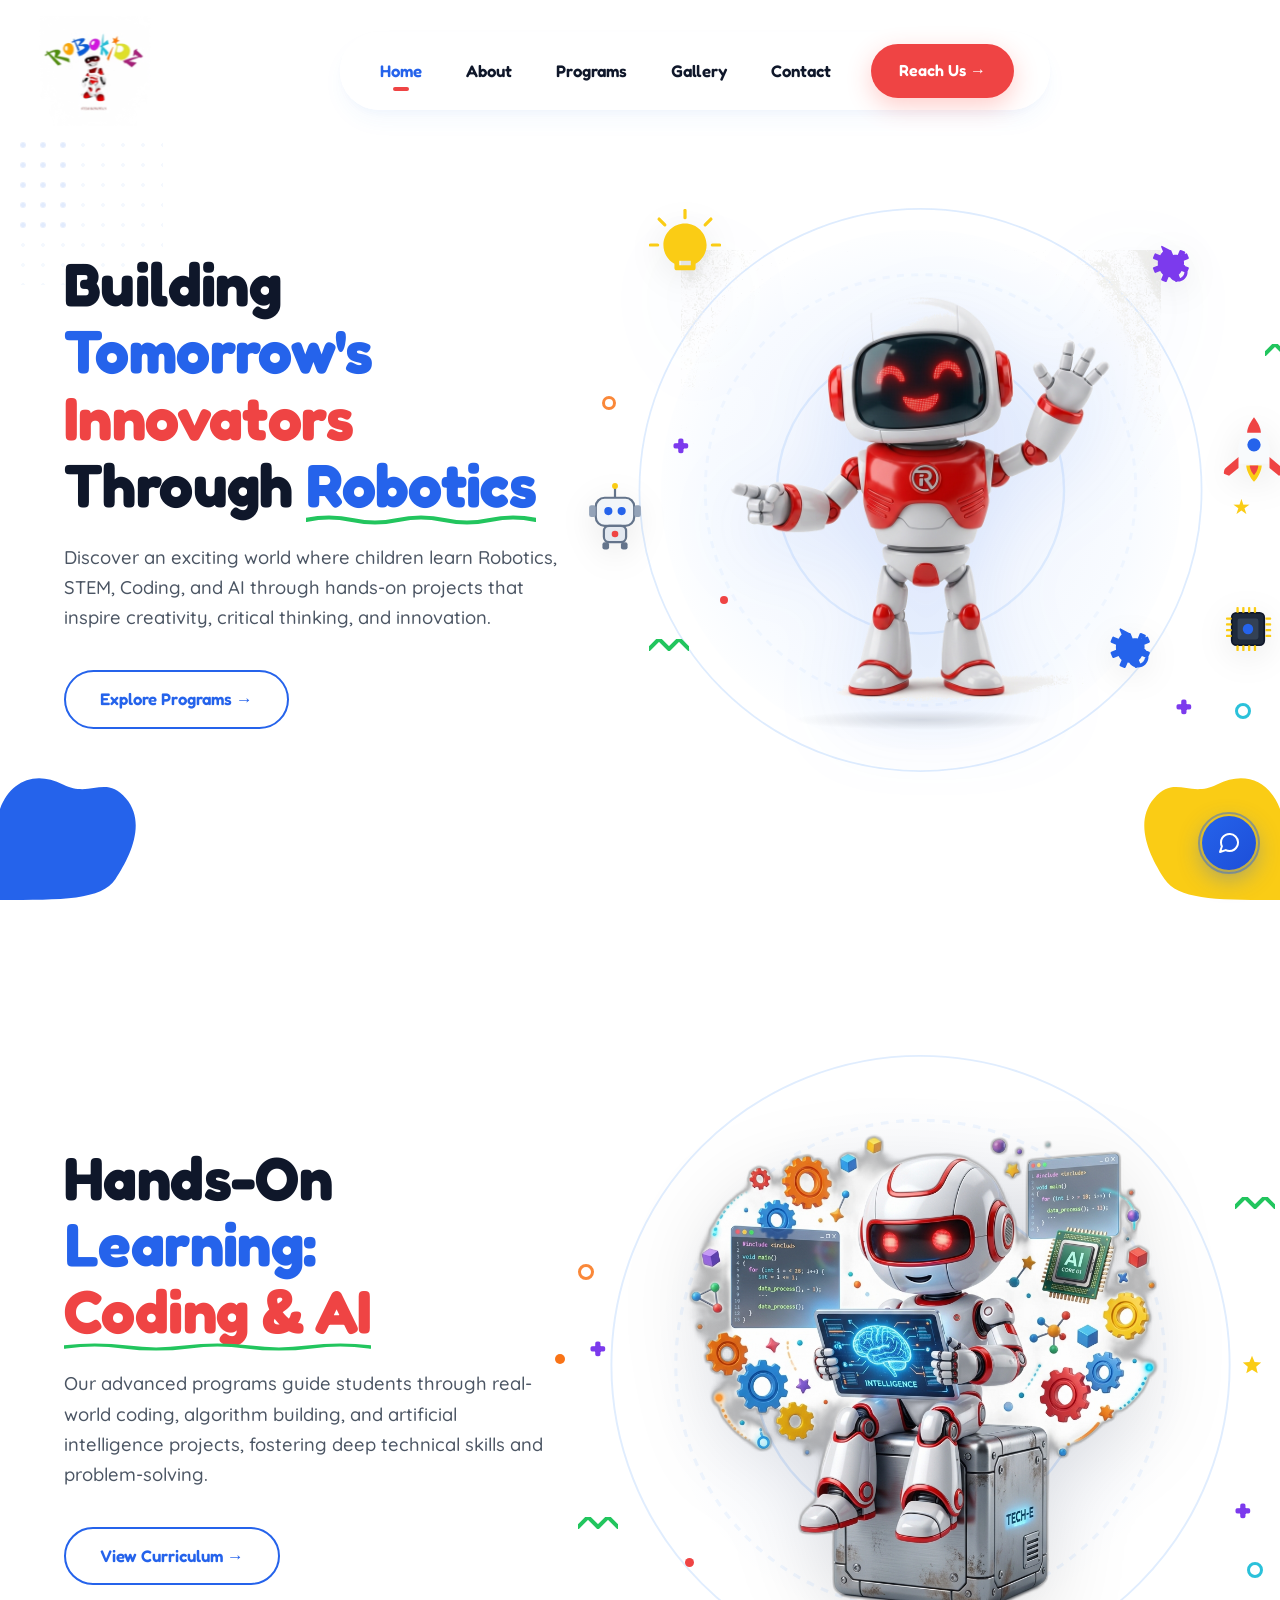
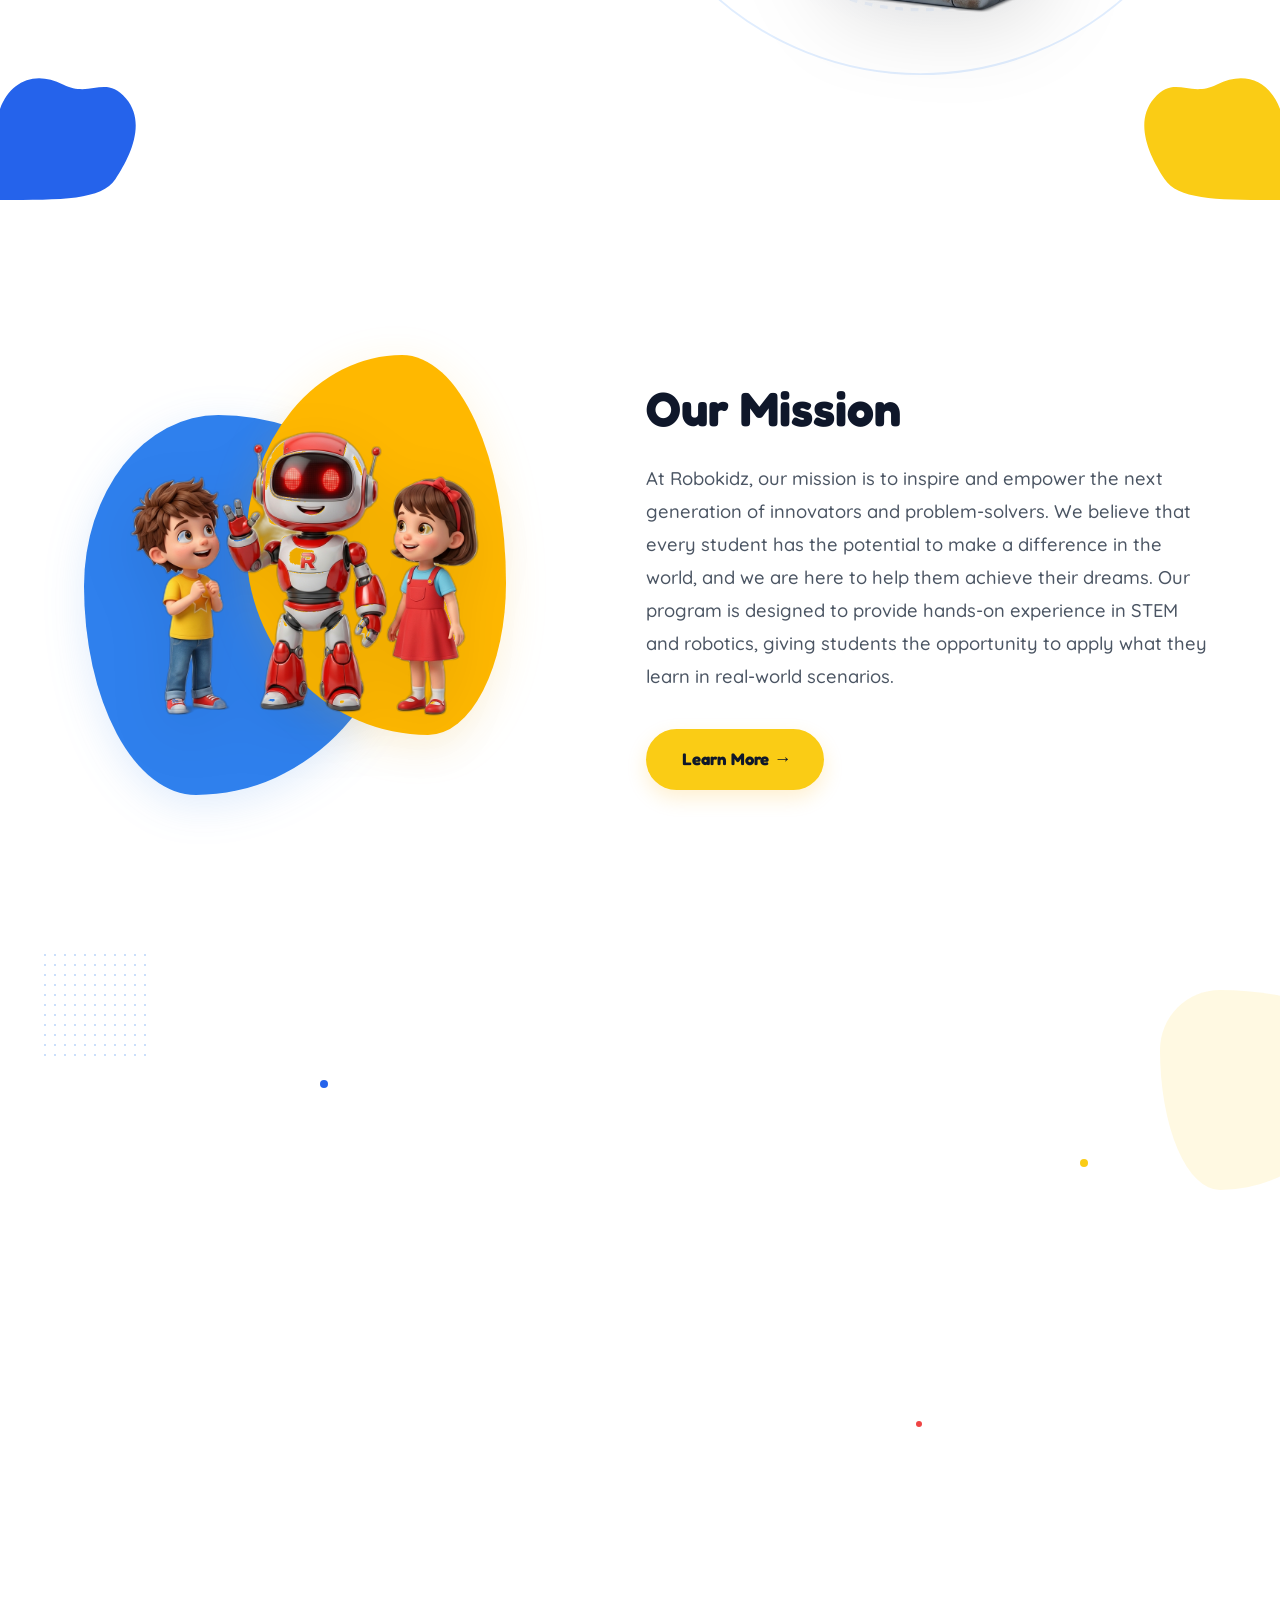
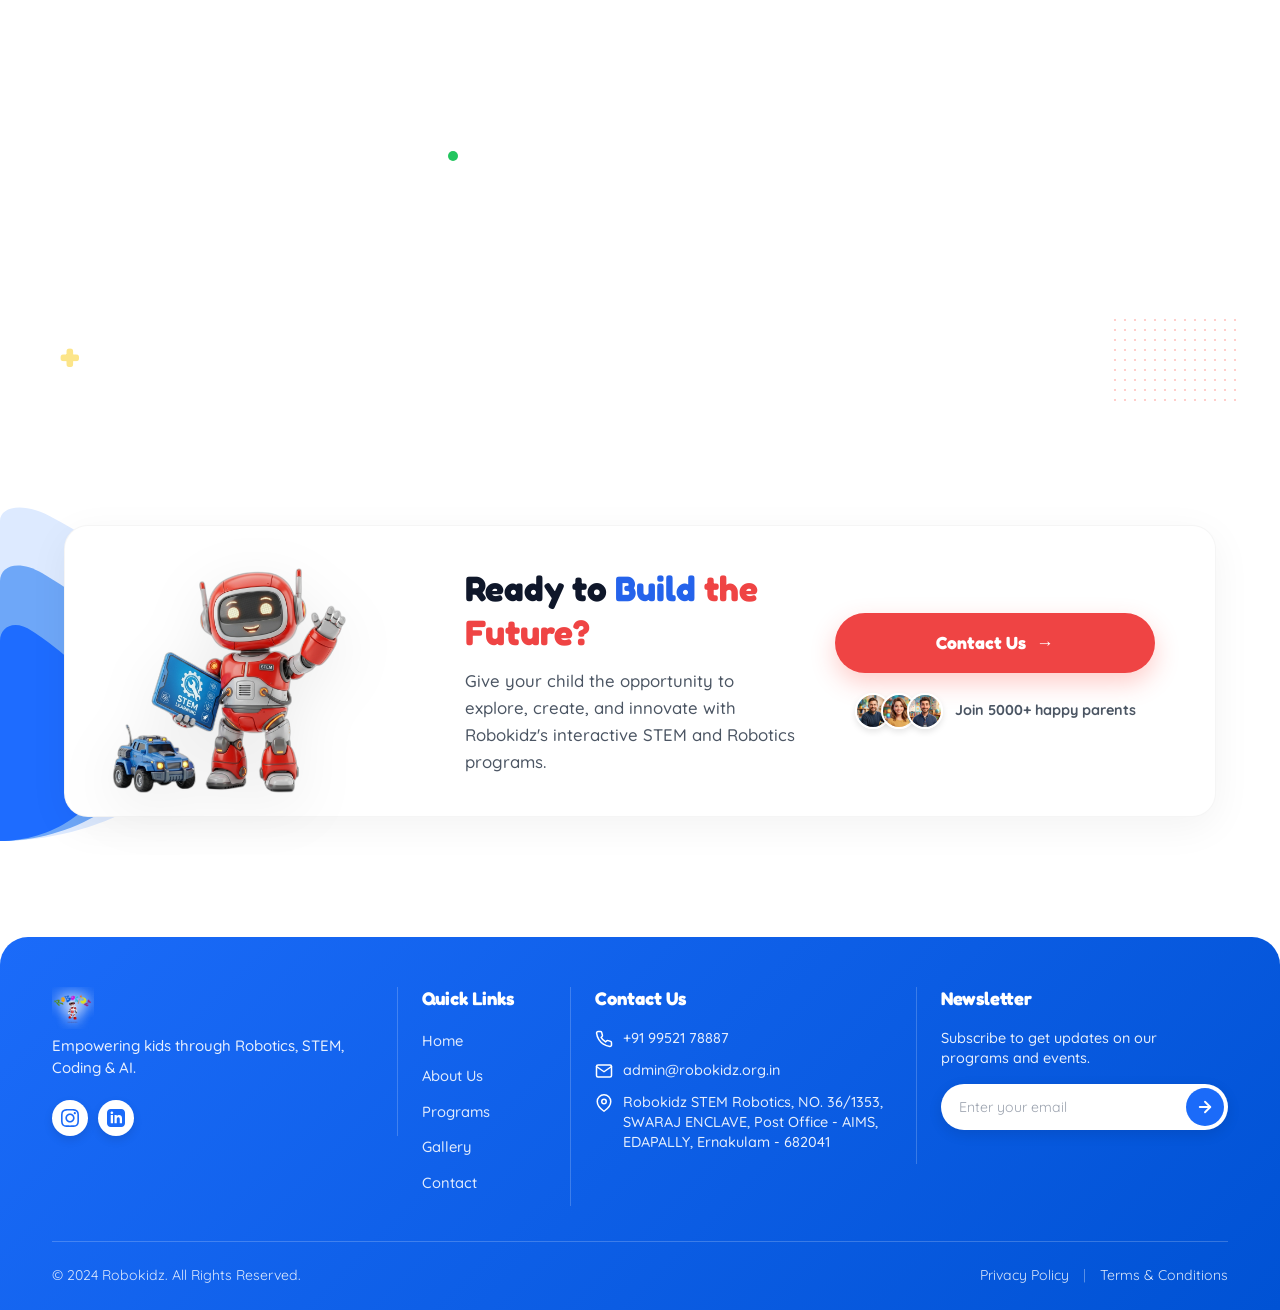
<file: index.html>
<!DOCTYPE html>
<html lang="en">

<head>
    <meta charset="UTF-8">
    <meta name="viewport" content="width=device-width, initial-scale=1.0">
    <title>RoboKidz | STEM & Robotics Education for Kids</title>
    <meta name="description"
        content="Empower children ages 6-16 with tomorrow's future-ready skills today. Join RoboKidz for premium, hands-on robotics, coding, AI, and electronics programs.">
    <link rel="icon" type="image/svg+xml"
        href="data:image/svg+xml,<svg xmlns='http://www.w3.org/2000/svg' viewBox='0 0 100 100'><rect width='100' height='100' rx='20' fill='%232F80ED'/><circle cx='50' cy='50' r='20' fill='white'/></svg>">
    <!-- Main Stylesheet -->
    <link rel="stylesheet" href="css/style.css?v=3.0">
    <link rel="stylesheet" href="css/mobile.css?v=3.1">
</head>

<body>

    <!-- Floating Background Elements -->
    <svg class="decoration-shape decoration-gear-blue" viewBox="0 0 100 100">
        <path
            d="M50 35c-8.3 0-15 6.7-15 15s6.7 15 15 15 15-6.7 15-15-6.7-15-15-15zm0 25c-5.5 0-10-4.5-10-10s4.5-10 10-10 10 4.5 10 10-4.5 10-10 10zm8.3-33l2.9-6.9c.3-.8-.1-1.7-.9-2l-5.8-2.4c-.8-.3-1.7.1-2 .9l-2.9 6.9c-2.4-.4-4.8-.4-7.2 0l-2.9-6.9c-.3-.8-1.2-1.2-2-.9L24.6 9c-.8.3-1.2 1.2-.9 2l2.9 6.9c-1.8 1.6-3.3 3.6-4.4 5.9l-6.9-2.9c-.8-.3-1.7.1-2 .9l-2.4 5.8c-.3.8.1 1.7.9 2l6.9 2.9c-.4 2.4-.4 4.8 0 7.2l-6.9 2.9c-.8.3-1.2 1.2-.9 2l2.4 5.8c.3.8 1.2 1.2 2 .9l6.9-2.9c1.1 2.3 2.6 4.3 4.4 5.9l-2.9 6.9c-.3.8.1 1.7.9 2l5.8 2.4c.8.3 1.7-.1 2-.9l2.9-6.9c2.4.4 4.8.4 7.2 0l2.9 6.9c.3.8 1.2 1.2 2 .9l5.8-2.4c.8-.3 1.2-1.2.9-2l-2.9-6.9c1.8-1.6 3.3-3.6 4.4-5.9l6.9 2.9c.8.3 1.7-.1 2-.9l2.4-5.8c.3-.8-.1-1.7-.9-2l-6.9-2.9c.4-2.4.4-4.8 0-7.2l6.9-2.9c.8-.3 1.2-1.2.9-2l-2.4-5.8c-.3-.8-1.2-1.2-2-.9l-6.9 2.9c-1.1-2.3-2.6-4.3-4.4-5.9z" />
    </svg>
    <svg class="decoration-shape decoration-gear-yellow" viewBox="0 0 100 100">
        <path
            d="M50 35c-8.3 0-15 6.7-15 15s6.7 15 15 15 15-6.7 15-15-6.7-15-15-15zm0 25c-5.5 0-10-4.5-10-10s4.5-10 10-10 10 4.5 10 10-4.5 10-10 10zm8.3-33l2.9-6.9c.3-.8-.1-1.7-.9-2l-5.8-2.4c-.8-.3-1.7.1-2 .9l-2.9 6.9c-2.4-.4-4.8-.4-7.2 0l-2.9-6.9c-.3-.8-1.2-1.2-2-.9L24.6 9c-.8.3-1.2 1.2-.9 2l2.9 6.9c-1.8 1.6-3.3 3.6-4.4 5.9l-6.9-2.9c-.8-.3-1.7.1-2 .9l-2.4 5.8c-.3.8.1 1.7.9 2l6.9 2.9c-.4 2.4-.4 4.8 0 7.2l-6.9 2.9c-.8.3-1.2 1.2-.9 2l2.4 5.8c.3.8 1.2 1.2 2 .9l6.9-2.9c1.1 2.3 2.6 4.3 4.4 5.9l-2.9 6.9c-.3.8.1 1.7.9 2l5.8 2.4c.8.3 1.7-.1 2-.9l2.9-6.9c2.4.4 4.8.4 7.2 0l2.9 6.9c.3.8 1.2 1.2 2 .9l5.8-2.4c.8-.3 1.2-1.2.9-2l-2.9-6.9c1.8-1.6 3.3-3.6 4.4-5.9l6.9 2.9c.8.3 1.7-.1 2-.9l2.4-5.8c.3-.8-.1-1.7-.9-2l-6.9-2.9c.4-2.4.4-4.8 0-7.2l6.9-2.9c.8-.3 1.2-1.2.9-2l-2.4-5.8c-.3-.8-1.2-1.2-2-.9l-6.9 2.9c-1.1-2.3-2.6-4.3-4.4-5.9z" />
    </svg>
    <svg class="decoration-shape decoration-star-red" viewBox="0 0 24 24">
        <path d="M12 2l3.09 6.26L22 9.27l-5 4.87 1.18 6.88L12 17.77l-6.18 3.25L7 14.14 2 9.27l6.91-1.01L12 2z" />
    </svg>
    <div class="decoration-shape decoration-circle-blue"></div>
    <div class="decoration-shape decoration-dots" style="bottom: 5%; left: 3%;"></div>



    <!-- Sticky Header Wrapper -->
    <div class="header-wrapper">
        <a href="index.html" class="logo header-wrapper-logo">
            <img src="assets/logo.avif" alt="RoboKidz Logo">
        </a>

        <header class="header">
            <div class="container">

            <button class="mobile-toggle" aria-label="Toggle Navigation">
                <span></span>
                <span></span>
                <span></span>
            </button>

            <ul class="nav-menu">
                <li><a href="index.html" class="nav-link active">Home</a></li>
                <li><a href="about.html" class="nav-link">About</a></li>
                <li><a href="programs.html" class="nav-link">Programs</a></li>
                <li><a href="gallery.html" class="nav-link">Gallery</a></li>
                <li><a href="contact.html" class="nav-link">Contact</a></li>
                <li class="nav-btn-mobile"><a href="contact.html" class="btn btn-red">Reach Us &rarr;</a></li>
            </ul>

            <a href="contact.html" class="btn btn-red header-btn">Reach Us &rarr;</a>
        </div>
    </header>
    </div>

    <!-- Hero Section -->
    <section class="hero-section">
        <!-- Floating details blobs -->
        <div class="decoration-dots hero-dots-left">
            <svg width="60" height="120" viewBox="0 0 60 120">
                <circle cx="10" cy="10" r="3" fill="rgba(37, 99, 235, 0.2)" />
                <circle cx="30" cy="10" r="3" fill="rgba(37, 99, 235, 0.2)" />
                <circle cx="50" cy="10" r="3" fill="rgba(37, 99, 235, 0.2)" />
                <circle cx="10" cy="30" r="3" fill="rgba(37, 99, 235, 0.2)" />
                <circle cx="30" cy="30" r="3" fill="rgba(37, 99, 235, 0.2)" />
                <circle cx="50" cy="30" r="3" fill="rgba(37, 99, 235, 0.2)" />
                <circle cx="10" cy="50" r="3" fill="rgba(37, 99, 235, 0.2)" />
                <circle cx="30" cy="50" r="3" fill="rgba(37, 99, 235, 0.2)" />
                <circle cx="50" cy="50" r="3" fill="rgba(37, 99, 235, 0.2)" />
                <circle cx="10" cy="70" r="3" fill="rgba(37, 99, 235, 0.2)" />
                <circle cx="30" cy="70" r="3" fill="rgba(37, 99, 235, 0.2)" />
                <circle cx="50" cy="70" r="3" fill="rgba(37, 99, 235, 0.2)" />
                <circle cx="10" cy="90" r="3" fill="rgba(37, 99, 235, 0.2)" />
                <circle cx="30" cy="90" r="3" fill="rgba(37, 99, 235, 0.2)" />
                <circle cx="50" cy="90" r="3" fill="rgba(37, 99, 235, 0.2)" />
            </svg>
        </div>
        <!-- Solid curved decorative organic blobs hugging bottom corners -->
        <div class="hero-corner-blob-left">
            <svg viewBox="0 0 200 200" xmlns="http://www.w3.org/2000/svg" style="width: 100%; height: 100%;">
                <path
                    d="M 0,200 L 0,70 C 15,30 50,15 90,35 C 130,55 150,20 180,55 C 210,90 185,140 165,170 C 145,200 90,200 0,200 Z"
                    fill="#2563EB" />
            </svg>
        </div>
        <div class="hero-corner-blob-right">
            <svg viewBox="0 0 200 200" xmlns="http://www.w3.org/2000/svg" style="width: 100%; height: 100%;">
                <path
                    d="M 200,200 L 200,70 C 185,30 150,15 110,35 C 70,55 50,20 20,55 C -10,90 15,140 35,170 C 55,200 110,200 200,200 Z"
                    fill="#FACC15" />
            </svg>
        </div>

        <div class="container hero-grid">
            <div class="hero-content reveal-on-load">
                <h1 class="hero-title-ref">
                    Building <br>
                    <span class="text-blue">Tomorrow's</span> <br>
                    <span class="text-red">Innovators</span> <br>
                    <span class="subtitle-ref">Through <span class="text-blue-wavy">Robotics</span></span>
                </h1>
                <p>Discover an exciting world where children learn Robotics, STEM, Coding, and AI through hands-on
                    projects that inspire creativity, critical thinking, and innovation.</p>
                <div class="hero-buttons">
                    <a href="programs.html" class="btn btn-explore-ref">Explore Programs &rarr;</a>
                </div>
            </div>

            <div class="hero-illustration">
                <!-- Concentric circular outline background -->
                <svg class="hero-bg-rings" viewBox="0 0 500 500"
                    style="position: absolute; width: 115%; height: 115%; z-index: 1; pointer-events: none; opacity: 0.9;">
                    <circle cx="250" cy="250" r="120" fill="none" stroke="#DBEAFE" stroke-width="2" />
                    <circle cx="250" cy="250" r="180" fill="none" stroke="#EFF6FF" stroke-width="2.5"
                        stroke-dasharray="6 6" />
                    <circle cx="250" cy="250" r="235" fill="none" stroke="#DBEAFE" stroke-width="1.5" />
                </svg>
                <div class="hero-illustration-bg-ref"></div>

                <!-- Mascot Robot waving and pointing -->
                <img class="floating-robot" src="assets/hero-robot-red-white.png"
                    alt="3D Red and White Robot Mascot Waving and Pointing"
                    style="width: 100%; max-width: 480px; z-index: 5; position: relative;">
                <div class="robot-floor-shadow"></div>

                <!-- Floating Elements SVGs -->
                <!-- 1. Yellow Lightbulb (top-left) -->
                <div class="floating-item float-bulb" style="top: -4%; left: 4%; z-index: 6;">
                    <svg viewBox="0 0 100 100" style="width: 72px; height: 72px;">
                        <circle cx="50" cy="50" r="18" fill="#FEF08A" />
                        <path
                            d="M50 20c-16.5 0-30 13.5-30 30 0 11.2 6.1 20.9 15.3 26.1V82c0 1.8 1.4 3.2 3.2 3.2h23c1.8 0 3.2-1.4 3.2-3.2v-5.9C73.9 70.9 80 61.2 80 50c0-16.5-13.5-30-30-30zm-8 58v-6h16v6H42z"
                            fill="#FACC15" />
                        <line x1="50" y1="12" x2="50" y2="2" stroke="#FACC15" stroke-width="4.5"
                            stroke-linecap="round" />
                        <line x1="22" y1="22" x2="14" y2="14" stroke="#FACC15" stroke-width="4.5"
                            stroke-linecap="round" />
                        <line x1="78" y1="22" x2="86" y2="14" stroke="#FACC15" stroke-width="4.5"
                            stroke-linecap="round" />
                        <line x1="12" y1="50" x2="2" y2="50" stroke="#FACC15" stroke-width="4.5"
                            stroke-linecap="round" />
                        <line x1="88" y1="50" x2="98" y2="50" stroke="#FACC15" stroke-width="4.5"
                            stroke-linecap="round" />
                    </svg>
                </div>

                <!-- 2. Small Helper Robot (mid-left) -->
                <div class="floating-item float-helper-robot" style="top: 48%; left: -8%; z-index: 6;">
                    <svg viewBox="0 0 100 100" style="width: 74px; height: 74px;">
                        <rect x="24" y="24" width="52" height="38" rx="12" fill="#F1F5F9" stroke="#64748B"
                            stroke-width="3" />
                        <circle cx="41" cy="42" r="5.5" fill="#2563EB" />
                        <circle cx="59" cy="42" r="5.5" fill="#2563EB" />
                        <rect x="35" y="62" width="30" height="22" rx="7" fill="#E2E8F0" stroke="#64748B"
                            stroke-width="3" />
                        <circle cx="50" cy="73" r="4.5" fill="#EF4444" />
                        <line x1="50" y1="24" x2="50" y2="10" stroke="#64748B" stroke-width="3" />
                        <circle cx="50" cy="8" r="4" fill="#FACC15" />
                        <rect x="15" y="34" width="9" height="16" rx="3" fill="#94A3B8" />
                        <rect x="76" y="34" width="9" height="16" rx="3" fill="#94A3B8" />
                        <rect x="33" y="84" width="9" height="10" rx="3" fill="#64748B" />
                        <rect x="58" y="84" width="9" height="10" rx="3" fill="#64748B" />
                    </svg>
                </div>

                <!-- 3. Purple Gear (top-right) -->
                <div class="floating-item float-gear-purple" style="top: 2%; right: 2%; z-index: 6;">
                    <svg viewBox="0 0 100 100" style="width: 64px; height: 64px; fill: #7C3AED;">
                        <path
                            d="M50 35c-8.3 0-15 6.7-15 15s6.7 15 15 15 15-6.7 15-15-6.7-15-15-15zm0 25c-5.5 0-10-4.5-10-10s4.5-10 10-10 10 4.5 10 10-4.5 10-10 10zm8.3-33l2.9-6.9c.3-.8-.1-1.7-.9-2l-5.8-2.4c-.8-.3-1.7.1-2 .9l-2.9 6.9c-2.4-.4-4.8-.4-7.2 0l-2.9-6.9c-.3-.8-1.2-1.2-2-.9L24.6 9c-.8.3-1.2 1.2-.9 2l2.9 6.9c-1.8 1.6-3.3 3.6-4.4 5.9l-6.9-2.9c-.8-.3-1.7.1-2 .9l-2.4 5.8c-.3.8.1 1.7.9 2l6.9 2.9c-.4 2.4-.4 4.8 0 7.2l-6.9 2.9c-.8.3-1.2 1.2-.9 2l2.4 5.8c.3.8 1.2 1.2 2 .9l6.9-2.9c1.1 2.3 2.6 4.3 4.4 5.9l-2.9 6.9c-.3.8.1 1.7.9 2l5.8 2.4c.8.3 1.7-.1 2-.9l2.9-6.9c2.4.4 4.8.4 7.2 0l2.9 6.9c.3.8 1.2 1.2 2 .9l5.8-2.4c.8-.3 1.2-1.2.9-2l-2.9-6.9c1.8-1.6 3.3-3.6 4.4-5.9l6.9 2.9c.8.3 1.7-.1 2-.9l2.4-5.8c.3-.8-.1-1.7-.9-2l-6.9-2.9c.4-2.4.4-4.8 0-7.2l6.9-2.9c.8-.3 1.2-1.2.9-2l-2.4-5.8c-.3-.8-1.2-1.2-2-.9l-6.9 2.9c-1.1-2.3-2.6-4.3-4.4-5.9z" />
                    </svg>
                </div>

                <!-- 4. Rocket (mid-right) -->
                <div class="floating-item float-rocket" style="top: 34%; right: -13%; z-index: 6;">
                    <svg viewBox="0 0 100 100" style="width: 86px; height: 86px;">
                        <path
                            d="M50 12c0 0 18 18 18 38v16H32V50c0-20 18-38 18-38zm0 54c4.4 0 8 3.6 8 8 0 4.4-3.6 8-8 8s-8-3.6-8-8c0-4.4 3.6-8 8-8z"
                            fill="#F8FAFC" />
                        <path d="M50 12c5.3 7 8 13.6 8 18H42c0-4.4 2.7-11 8-18z" fill="#EF4444" />
                        <path d="M32 58l-15 13c-2 2-2 4.4-2 6.6l6 2.2 11-8.8V58z" fill="#EF4444" />
                        <path d="M68 58l15 13c2 2 2 4.4 2 6.6l-6 2.2-11-8.8V58z" fill="#EF4444" />
                        <circle cx="50" cy="44" r="9" fill="#2563EB" stroke="#F8FAFC" stroke-width="2.5" />
                        <path d="M41 68c0 5 4.5 15 9 19 4.5-4 9-14 9-19H41z" fill="#FACC15" />
                        <path d="M45 68c0 3 2.5 9 5 11 2.5-2 5-8 5-11H45z" fill="#EF4444" />
                    </svg>
                </div>

                <!-- 5. Blue 3D Gear (bottom-right) -->
                <div class="floating-item float-gear-blue-ref" style="bottom: 12%; right: 8%; z-index: 6;">
                    <svg viewBox="0 0 100 100" style="width: 70px; height: 70px; fill: #2563EB;">
                        <path
                            d="M50 35c-8.3 0-15 6.7-15 15s6.7 15 15 15 15-6.7 15-15-6.7-15-15-15zm0 25c-5.5 0-10-4.5-10-10s4.5-10 10-10 10 4.5 10 10-4.5 10-10 10zm8.3-33l2.9-6.9c.3-.8-.1-1.7-.9-2l-5.8-2.4c-.8-.3-1.7.1-2 .9l-2.9 6.9c-2.4-.4-4.8-.4-7.2 0l-2.9-6.9c-.3-.8-1.2-1.2-2-.9L24.6 9c-.8.3-1.2 1.2-.9 2l2.9 6.9c-1.8 1.6-3.3 3.6-4.4 5.9l-6.9-2.9c-.8-.3-1.7.1-2 .9l-2.4 5.8c-.3.8.1 1.7.9 2l6.9 2.9c-.4 2.4-.4 4.8 0 7.2l-6.9 2.9c-.8.3-1.2 1.2-.9 2l2.4 5.8c.3.8 1.2 1.2 2 .9l6.9-2.9c1.1 2.3 2.6 4.3 4.4 5.9l-2.9 6.9c-.3.8.1 1.7.9 2l5.8 2.4c.8.3 1.7-.1 2-.9l2.9-6.9c2.4.4 4.8.4 7.2 0l2.9 6.9c.3.8 1.2 1.2 2 .9l5.8-2.4c.8-.3 1.2-1.2.9-2l-2.9-6.9c1.8-1.6 3.3-3.6 4.4-5.9l6.9 2.9c.8.3 1.7-.1 2-.9l2.4-5.8c.3-.8-.1-1.7-.9-2l-6.9-2.9c.4-2.4.4-4.8 0-7.2l6.9-2.9c.8-.3 1.2-1.2.9-2l-2.4-5.8c-.3-.8-1.2-1.2-2-.9l-6.9 2.9c-1.1-2.3-2.6-4.3-4.4-5.9z" />
                    </svg>
                </div>

                <!-- 6. Microchip (bottom-right-outer) -->
                <div class="floating-item float-microchip" style="bottom: 18%; right: -10%; z-index: 6;">
                    <svg viewBox="0 0 100 100" style="width: 58px; height: 58px;">
                        <rect x="22" y="22" width="56" height="56" rx="8" fill="#1E293B" stroke="#0F172A"
                            stroke-width="3" />
                        <rect x="32" y="32" width="36" height="36" rx="4" fill="#334155" />
                        <circle cx="50" cy="50" r="9" fill="#2563EB" />
                        <rect x="12" y="30" width="10" height="4" rx="1.5" fill="#FACC15" />
                        <rect x="12" y="40" width="10" height="4" rx="1.5" fill="#FACC15" />
                        <rect x="12" y="50" width="10" height="4" rx="1.5" fill="#FACC15" />
                        <rect x="12" y="60" width="10" height="4" rx="1.5" fill="#FACC15" />
                        <rect x="80" y="30" width="10" height="4" rx="1.5" fill="#FACC15" />
                        <rect x="80" y="40" width="10" height="4" rx="1.5" fill="#FACC15" />
                        <rect x="80" y="50" width="10" height="4" rx="1.5" fill="#FACC15" />
                        <rect x="80" y="60" width="10" height="4" rx="1.5" fill="#FACC15" />
                        <rect x="30" y="12" width="4" height="10" rx="1.5" fill="#FACC15" />
                        <rect x="40" y="12" width="4" height="10" rx="1.5" fill="#FACC15" />
                        <rect x="50" y="12" width="4" height="10" rx="1.5" fill="#FACC15" />
                        <rect x="60" y="12" width="4" height="10" rx="1.5" fill="#FACC15" />
                        <rect x="30" y="78" width="4" height="10" rx="1.5" fill="#FACC15" />
                        <rect x="40" y="78" width="4" height="10" rx="1.5" fill="#FACC15" />
                        <rect x="50" y="78" width="4" height="10" rx="1.5" fill="#FACC15" />
                        <rect x="60" y="78" width="4" height="10" rx="1.5" fill="#FACC15" />
                    </svg>
                </div>

                <!-- Plus signs, circles and zig-zags -->
                <div class="floating-plus purple-plus-1"
                    style="top: 36%; left: 8%; font-size: 2rem; color: #7C3AED; font-family: var(--font-heading); position: absolute; font-weight: bold; pointer-events: none; z-index: 6;">
                    +</div>
                <div class="floating-plus purple-plus-2"
                    style="bottom: 4%; right: 4%; font-size: 2rem; color: #7C3AED; font-family: var(--font-heading); position: absolute; font-weight: bold; pointer-events: none; z-index: 6;">
                    +</div>

                <div class="floating-zigzag zigzag-1"
                    style="top: 22%; right: -15%; position: absolute; pointer-events: none; z-index: 6;">
                    <svg width="40" height="20" viewBox="0 0 40 20">
                        <path d="M0,10 L10,0 L20,10 L30,0 L40,10" fill="none" stroke="#22C55E" stroke-width="4"
                            stroke-linecap="round" stroke-linejoin="round" />
                    </svg>
                </div>
                <div class="floating-zigzag zigzag-2"
                    style="bottom: 16%; left: 4%; position: absolute; pointer-events: none; z-index: 6;">
                    <svg width="40" height="20" viewBox="0 0 40 20">
                        <path d="M0,10 L10,0 L20,10 L30,0 L40,10" fill="none" stroke="#22C55E" stroke-width="4"
                            stroke-linecap="round" stroke-linejoin="round" />
                    </svg>
                </div>

                <!-- Accent Shapes -->
                <div
                    style="position: absolute; top: 32%; left: -4%; width: 14px; height: 14px; border: 3px solid #F97316; border-radius: 50%; opacity: 0.85; z-index: 6; pointer-events: none;">
                </div>
                <div
                    style="position: absolute; top: 50%; right: -6%; font-size: 1.3rem; color: #FACC15; position: absolute; z-index: 6; pointer-events: none;">
                    ★</div>
                <div
                    style="position: absolute; bottom: 6%; right: -6%; width: 16px; height: 16px; border: 3px solid #06B6D4; border-radius: 50%; opacity: 0.85; z-index: 6; pointer-events: none;">
                </div>
                <div
                    style="position: absolute; bottom: 28%; left: 16%; width: 8px; height: 8px; background: #EF4444; border-radius: 50%; z-index: 6; pointer-events: none;">
                </div>
            </div>
        </div>
    </section>
    <!-- Hands-On Learning Section -->
    <section class="coding-ai-section">
        <!-- Solid curved decorative organic blobs hugging bottom corners -->
        <div class="hero-corner-blob-left">
            <svg viewBox="0 0 200 200" xmlns="http://www.w3.org/2000/svg" style="width: 100%; height: 100%;">
                <path
                    d="M 0,200 L 0,70 C 15,30 50,15 90,35 C 130,55 150,20 180,55 C 210,90 185,140 165,170 C 145,200 90,200 0,200 Z"
                    fill="#2563EB" />
            </svg>
        </div>
        <div class="hero-corner-blob-right">
            <svg viewBox="0 0 200 200" xmlns="http://www.w3.org/2000/svg" style="width: 100%; height: 100%;">
                <path
                    d="M 200,200 L 200,70 C 185,30 150,15 110,35 C 70,55 50,20 20,55 C -10,90 15,140 35,170 C 55,200 110,200 200,200 Z"
                    fill="#FACC15" />
            </svg>
        </div>

        <div class="container coding-ai-grid scroll-reveal">
            <div class="coding-ai-content">
                <h2 class="hero-title-ref">
                    Hands-On <br>
                    <span class="text-blue">Learning:</span> <br>
                    <span class="subtitle-ref"><span class="text-red-wavy">Coding & AI</span></span>
                </h2>
                <p>Our advanced programs guide students through real-world coding, algorithm building, and artificial
                    intelligence projects, fostering deep technical skills and problem-solving.</p>
                <div class="coding-ai-buttons">
                    <a href="programs.html" class="btn btn-explore-ref">View Curriculum &rarr;</a>
                </div>
            </div>

            <div class="coding-ai-media">
                <!-- Circular bg rings & glow -->
                <svg class="coding-ai-bg-rings" viewBox="0 0 500 500"
                    style="position: absolute; width: 115%; height: 115%; z-index: 1; pointer-events: none; opacity: 0.85;">
                    <circle cx="250" cy="250" r="130" fill="none" stroke="#DBEAFE" stroke-width="2" />
                    <circle cx="250" cy="250" r="190" fill="none" stroke="#EFF6FF" stroke-width="2.5"
                        stroke-dasharray="6 6" />
                    <circle cx="250" cy="250" r="240" fill="none" stroke="#DBEAFE" stroke-width="1.5" />
                </svg>
                <div class="coding-ai-bg-glow"></div>

                <!-- Mascot Robot on Gray Metallic Cube with Tablet & Composition -->
                <img class="coding-ai-image" src="assets/coding-ai-robot.png"
                    alt="3D Mascot Robot Sitting on Gray Cube Holding Tablet with AI Brain"
                    style="width: 100%; max-width: 560px; position: relative; z-index: 5;">

                <!-- Surrounding Accent Decorative Elements matching Reference Image 2 -->
                <!-- Purple Plus Sign (left) -->
                <div
                    style="position: absolute; top: 42%; left: -6%; font-size: 2rem; color: #7C3AED; font-weight: bold; font-family: var(--font-heading); z-index: 6; pointer-events: none;">
                    +</div>
                <!-- Purple Plus Sign (right) -->
                <div
                    style="position: absolute; bottom: 20%; right: -6%; font-size: 2rem; color: #7C3AED; font-weight: bold; font-family: var(--font-heading); z-index: 6; pointer-events: none;">
                    +</div>

                <!-- Green Zig-zag (top-right) -->
                <div style="position: absolute; top: 20%; right: -10%; z-index: 6; pointer-events: none;">
                    <svg width="40" height="20" viewBox="0 0 40 20">
                        <path d="M0,10 L10,0 L20,10 L30,0 L40,10" fill="none" stroke="#22C55E" stroke-width="4"
                            stroke-linecap="round" stroke-linejoin="round" />
                    </svg>
                </div>
                <!-- Green Zig-zag (bottom-left) -->
                <div style="position: absolute; bottom: 18%; left: -8%; z-index: 6; pointer-events: none;">
                    <svg width="40" height="20" viewBox="0 0 40 20">
                        <path d="M0,10 L10,0 L20,10 L30,0 L40,10" fill="none" stroke="#22C55E" stroke-width="4"
                            stroke-linecap="round" stroke-linejoin="round" />
                    </svg>
                </div>

                <!-- Yellow Star (mid-right) -->
                <div
                    style="position: absolute; top: 48%; right: -8%; z-index: 6; color: #FACC15; pointer-events: none;">
                    <svg width="22" height="22" viewBox="0 0 24 24" fill="currentColor">
                        <path
                            d="M12 17.27L18.18 21l-1.64-7.03L22 9.24l-7.19-.61L12 2 9.19 8.63 2 9.24l5.46 4.73L5.82 21z" />
                    </svg>
                </div>
                <!-- Orange Circle Outline (mid-left) -->
                <div
                    style="position: absolute; top: 32%; left: -8%; width: 16px; height: 16px; border: 3px solid #F97316; border-radius: 50%; opacity: 0.85; z-index: 6; pointer-events: none;">
                </div>
                <!-- Orange Dot (left) -->
                <div
                    style="position: absolute; top: 48%; left: -12%; width: 10px; height: 10px; background: #F97316; border-radius: 50%; z-index: 6; pointer-events: none;">
                </div>
                <!-- Red Dot (bottom-left) -->
                <div
                    style="position: absolute; bottom: 14%; left: 10%; width: 9px; height: 9px; background: #EF4444; border-radius: 50%; z-index: 6; pointer-events: none;">
                </div>
                <!-- Cyan Ring (bottom-right) -->
                <div
                    style="position: absolute; bottom: 12%; right: -8%; width: 16px; height: 16px; border: 3px solid #06B6D4; border-radius: 50%; opacity: 0.85; z-index: 6; pointer-events: none;">
                </div>
            </div>
        </div>
    </section>

    <!-- Mission Section (Version 2) -->
    <section class="mission-section-v2 section-padding">
        <div class="container mission-grid-v2 scroll-reveal">
            <div class="mission-media-v2">
                <!-- Blue Organic Blob Shape -->
                <div class="mission-blob-v2 blob-blue"></div>
                <!-- Orange Organic Blob Shape -->
                <div class="mission-blob-v2 blob-orange"></div>
                <!-- Mascot Image -->
                <img class="mission-image-v2" src="assets/robot-children.png"
                    alt="Children collaborating with ROBOKIDZ Robot Mascot">
            </div>

            <div class="mission-content-v2">
                <h2>Our Mission</h2>
                <p>At Robokidz, our mission is to inspire and empower the next generation of innovators and
                    problem-solvers. We believe that every student has the potential to make a difference in the world,
                    and we are here to help them achieve their dreams. Our program is designed to provide hands-on
                    experience in STEM and robotics, giving students the opportunity to apply what they learn in
                    real-world scenarios.</p>
                <a href="about.html" class="btn btn-yellow-round">Learn More <span class="btn-arrow">&rarr;</span></a>
            </div>
        </div>
    </section>

    <!-- Programs Section (Version 2) -->
    <section class="programs-section-v2 section-padding" id="programs">
        <!-- Decorative background elements -->
        <div class="decor dotted-top-left"></div>
        <div class="decor blob-top-right"></div>
        <div class="decor plus-bottom-left">+</div>
        <div class="decor dotted-bottom-right"></div>

        <!-- Floating colorful dots -->
        <div class="floating-dot dot-1"></div>
        <div class="floating-dot dot-2"></div>
        <div class="floating-dot dot-3"></div>
        <div class="floating-dot dot-4"></div>

        <div class="container">
            <div class="section-header-v2 scroll-reveal">
                <span class="section-tag red">OUR PROGRAMS</span>
                <h2>Programs Designed for <span class="text-green-wavy">Every Young Innovator</span></h2>
            </div>

            <div class="programs-grid-v2 scroll-reveal">
                <!-- Card 1: Junior Robotics -->
                <div class="program-card-v2">
                    <div class="card-image-wrapper">
                        <img src="assets/program-junior.png" alt="Junior Robotics illustration">
                    </div>
                    <div class="card-body-v2">
                        <h3 class="blue">Junior Robotics</h3>
                        <span class="badge blue">Grade 1–4</span>
                        <p>Fun introductory robotics activities to build curiosity and basic STEM skills.</p>
                        <div class="card-arrow-btn blue">
                            <svg viewBox="0 0 24 24">
                                <path d="M12 4l-1.41 1.41L16.17 11H4v2h12.17l-5.58 5.59L12 20l8-8z" />
                            </svg>
                        </div>
                    </div>
                </div>

                <!-- Card 2: Senior Robotics -->
                <div class="program-card-v2">
                    <div class="card-image-wrapper">
                        <img src="assets/program-senior.png" alt="Senior Robotics illustration">
                    </div>
                    <div class="card-body-v2">
                        <h3 class="red">Senior Robotics</h3>
                        <span class="badge red">Grade 5–8</span>
                        <p>Hands-on projects to explore science, technology, engineering, and math.</p>
                        <div class="card-arrow-btn red">
                            <svg viewBox="0 0 24 24">
                                <path d="M12 4l-1.41 1.41L16.17 11H4v2h12.17l-5.58 5.59L12 20l8-8z" />
                            </svg>
                        </div>
                    </div>
                </div>

                <!-- Card 3: Coding & AI -->
                <div class="program-card-v2">
                    <div class="card-image-wrapper">
                        <img src="assets/program-coding.png" alt="Laptop with coding screen">
                    </div>
                    <div class="card-body-v2">
                        <h3 class="orange">Coding & AI</h3>
                        <span class="badge orange">Grade 11–13</span>
                        <p>Learn coding, logic, and AI concepts through exciting real-world projects.</p>
                        <div class="card-arrow-btn orange">
                            <svg viewBox="0 0 24 24">
                                <path d="M12 4l-1.41 1.41L16.17 11H4v2h12.17l-5.58 5.59L12 20l8-8z" />
                            </svg>
                        </div>
                    </div>
                </div>

                <!-- Card 4: Advanced Robotics -->
                <div class="program-card-v2">
                    <div class="card-image-wrapper">
                        <img src="assets/program-advanced.png" alt="Robotic arm illustration">
                    </div>
                    <div class="card-body-v2">
                        <h3 class="blue">Advanced Robotics</h3>
                        <span class="badge blue">Grade 9 above</span>
                        <p>Advanced robotics, IoT, and AI for future innovators and leaders.</p>
                        <div class="card-arrow-btn blue">
                            <svg viewBox="0 0 24 24">
                                <path d="M12 4l-1.41 1.41L16.17 11H4v2h12.17l-5.58 5.59L12 20l8-8z" />
                            </svg>
                        </div>
                    </div>
                </div>
            </div>

            <div class="programs-cta-v2 scroll-reveal">
                <a href="programs.html" class="btn btn-explore-all">Explore All Programs <span
                        class="cta-arrow">&rarr;</span></a>
            </div>
        </div>
    </section>
    <!-- CTA Section (Version 2) -->
    <section class="cta-section-v2 section-padding">
        <!-- Organic 3-Layered Blue Blobs Decoration (Bottom-Left) -->
        <div class="cta-bottom-left-curve">
            <svg viewBox="0 0 220 340" xmlns="http://www.w3.org/2000/svg" style="width: 100%; height: 100%;">
                <!-- Outermost Layer: Very light blue organic blob -->
                <path d="M 0,340 L 0,20 C 0,5 25,0 55,18 C 110,48 220,110 210,210 C 200,290 95,340 0,340 Z"
                    fill="#DDEAFF" />
                <!-- Middle Layer: Medium blue organic blob -->
                <path d="M 0,340 L 0,80 C 0,65 18,58 42,72 C 85,98 165,150 155,235 C 146,300 70,340 0,340 Z"
                    fill="#6EA7F8" />
                <!-- Innermost Layer: Vivid royal blue organic blob -->
                <path d="M 0,340 L 0,140 C 0,125 15,118 32,130 C 65,152 118,190 110,258 C 103,310 50,340 0,340 Z"
                    fill="#1E6CFF" />
            </svg>
        </div>

        <div class="container">
            <div class="cta-banner-v2 scroll-reveal">
                <div class="cta-illustrations-v2">
                    <img class="cta-robot-v2" src="assets/banner-robot.png" alt="Robot mascot holding tablet">
                </div>
                <div class="cta-text-v2">
                    <h2>Ready to <span class="text-blue">Build</span> <span class="text-red">the Future?</span></h2>
                    <p>Give your child the opportunity to explore, create, and innovate with Robokidz's interactive STEM
                        and Robotics programs.</p>
                </div>
                <div class="cta-actions-v2">
                    <a href="contact.html" class="btn btn-contact-v2">Contact Us <span class="arrow">&rarr;</span></a>
                    <div class="parent-pile-v2">
                        <div class="pile-avatars">
                            <img src="assets/parent-1.png" alt="Avatar 1">
                            <img src="assets/parent-2.png" alt="Avatar 2">
                            <img src="assets/parent-3.png" alt="Avatar 3">
                        </div>
                        <span>Join 5000+ happy parents</span>
                    </div>
                </div>
            </div>
        </div>
    </section>

    <!-- Footer -->
    <footer class="footer">
        <div class="container">
            <div class="footer-grid">
                <!-- Column 1: Logo & About -->
                <div class="footer-col">
                    <a href="index.html" class="footer-logo">
                        <img src="assets/logo.avif" alt="RoboKidz Logo">
                    </a>
                    <p class="footer-desc">Empowering kids through Robotics, STEM, Coding & AI.</p>
                    <div class="social-links-circular">
                        <a href="https://www.instagram.com/robokidz_stemrobotics?psln=MXRjODAyNG9sY2lkYg==" target="_blank" rel="noopener noreferrer" class="social-icon-circle ig" aria-label="Instagram">
                            <svg viewBox="0 0 24 24" aria-hidden="true">
                                <path fill="currentColor"
                                    d="M12 2.163c3.204 0 3.584.012 4.85.07 3.252.148 4.771 1.691 4.919 4.919.058 1.265.069 1.645.069 4.849 0 3.205-.012 3.584-.069 4.849-.149 3.225-1.664 4.771-4.919 4.919-1.266.058-1.644.07-4.85.07-3.204 0-3.584-.012-4.849-.07-3.26-.149-4.771-1.699-4.919-4.92-.058-1.265-.07-1.644-.07-4.849 0-3.204.013-3.583.07-4.849.149-3.227 1.664-4.771 4.919-4.919 1.266-.057 1.645-.069 4.849-.069zm0-2.163c-3.259 0-3.667.014-4.947.072-4.358.2-6.78 2.618-6.98 6.98-.059 1.281-.073 1.689-.073 4.948 0 3.259.014 3.668.072 4.948.2 4.358 2.618 6.78 6.98 6.98 1.281.058 1.689.072 4.948.072 3.259 0 3.668-.014 4.948-.072 4.354-.2 6.782-2.618 6.979-6.98.059-1.28.073-1.689.073-4.948 0-3.259-.014-3.667-.072-4.947-.196-4.354-2.617-6.78-6.979-6.98-1.281-.059-1.69-.073-4.949-.073zm0 5.838c-3.403 0-6.162 2.759-6.162 6.162s2.759 6.163 6.162 6.163 6.162-2.759 6.162-6.163c0-3.403-2.759-6.162-6.162-6.162zm0 10.162c-2.209 0-4-1.79-4-4 0-2.209 1.791-4 4-4s4 1.791 4 4c0 2.21-1.791 4-4 4zm6.406-11.845c-.796 0-1.441.645-1.441 1.44s.645 1.44 1.441 1.44c.795 0 1.439-.645 1.439-1.44s-.644-1.44-1.439-1.44z" />
                            </svg>
                        </a>
                        <a href="https://www.linkedin.com/company/robokidz-innovative-solutions-pvt-ltd/" target="_blank" rel="noopener noreferrer" class="social-icon-circle li" aria-label="LinkedIn">
                            <svg viewBox="0 0 24 24" aria-hidden="true">
                                <path fill="currentColor"
                                    d="M19 0h-14c-2.761 0-5 2.239-5 5v14c0 2.761 2.239 5 5 5h14c2.762 0 5-2.239 5-5v-14c0-2.761-2.238-5-5-5zm-11 19h-3v-11h3v11zm-1.5-12.268c-.966 0-1.75-.779-1.75-1.75s.784-1.75 1.75-1.75 1.75.779 1.75 1.75-.784 1.75-1.75 1.75zm13.5 12.268h-3v-5.604c0-3.368-4-3.113-4 0v5.604h-3v-11h3v1.765c1.396-2.586 7-2.777 7 2.476v6.759z" />
                            </svg>
                        </a>
                    </div>
                </div>

                <!-- Column 2: Quick Links -->
                <div class="footer-col">
                    <h4>Quick Links</h4>
                    <ul class="footer-links-list">
                        <li><a href="index.html">Home</a></li>
                        <li><a href="about.html">About Us</a></li>
                        <li><a href="programs.html">Programs</a></li>
                        <li><a href="gallery.html">Gallery</a></li>
                        <li><a href="contact.html">Contact</a></li>
                    </ul>
                </div>

                <!-- Column 3: Contact Us -->
                <div class="footer-col">
                    <h4>Contact Us</h4>
                    <ul class="contact-info-list">
                        <li>
                            <span class="contact-icon">
                                <svg viewBox="0 0 24 24" fill="none" stroke="currentColor" stroke-width="2"
                                    stroke-linecap="round" stroke-linejoin="round">
                                    <path
                                        d="M22 16.92v3a2 2 0 0 1-2.18 2 19.79 19.79 0 0 1-8.63-3.07 19.5 19.5 0 0 1-6-6 19.79 19.79 0 0 1-3.07-8.67A2 2 0 0 1 4.11 2h3a2 2 0 0 1 2 1.72 12.84 12.84 0 0 0 .7 2.81 2 2 0 0 1-.45 2.11L8.09 9.91a16 16 0 0 0 6 6l1.27-1.27a2 2 0 0 1 2.11-.45 12.84 12.84 0 0 0 2.81.7A2 2 0 0 1 22 16.92z" />
                                </svg>
                            </span>
                            <span class="contact-text">+91 99521 78887</span>
                        </li>
                        <li>
                            <span class="contact-icon">
                                <svg viewBox="0 0 24 24" fill="none" stroke="currentColor" stroke-width="2"
                                    stroke-linecap="round" stroke-linejoin="round">
                                    <path
                                        d="M4 4h16c1.1 0 2 .9 2 2v12c0 1.1-.9 2-2 2H4c-1.1 0-2-.9-2-2V6c0-1.1.9-2 2-2z" />
                                    <polyline points="22,6 12,13 2,6" />
                                </svg>
                            </span>
                            <span class="contact-text"><a
                                    href="mailto:admin@robokidz.org.in">admin@robokidz.org.in</a></span>
                        </li>
                        <li>
                            <span class="contact-icon">
                                <svg viewBox="0 0 24 24" fill="none" stroke="currentColor" stroke-width="2"
                                    stroke-linecap="round" stroke-linejoin="round">
                                    <path d="M21 10c0 7-9 13-9 13s-9-6-9-13a9 9 0 0 1 18 0z" />
                                    <circle cx="12" cy="10" r="3" />
                                </svg>
                            </span>
                            <span class="contact-text">Robokidz STEM Robotics, NO. 36/1353, SWARAJ ENCLAVE, Post
                                Office - AIMS, EDAPALLY, Ernakulam - 682041</span>
                        </li>
                    </ul>
                </div>

                <!-- Column 4: Newsletter -->
                <div class="footer-col">
                    <h4>Newsletter</h4>
                    <p class="newsletter-desc">Subscribe to get updates on our programs and events.</p>
                    <form class="newsletter-pill-form" onsubmit="event.preventDefault();">
                        <div class="newsletter-input-wrapper">
                            <input type="email" placeholder="Enter your email" required>
                            <button type="submit" class="newsletter-submit-btn" aria-label="Subscribe">
                                <svg viewBox="0 0 24 24" fill="none" stroke="currentColor" stroke-width="2.5"
                                    stroke-linecap="round" stroke-linejoin="round">
                                    <line x1="5" y1="12" x2="19" y2="12" />
                                    <polyline points="12 5 19 12 12 19" />
                                </svg>
                            </button>
                        </div>
                    </form>
                </div>
            </div>

            <!-- Footer Bottom -->
            <div class="footer-bottom">
                <p>&copy; 2024 Robokidz. All Rights Reserved.</p>
                <ul class="footer-bottom-links">
                    <li><a href="#">Privacy Policy</a></li>
                    <li><span class="footer-divider">|</span></li>
                    <li><a href="#">Terms & Conditions</a></li>
                </ul>
            </div>
        </div>
    </footer>

    <!-- Main JavaScript Application -->
    <script src="js/main.js"></script>
    <script src="js/robot-animation.js"></script>
</body>

</html>
</file>
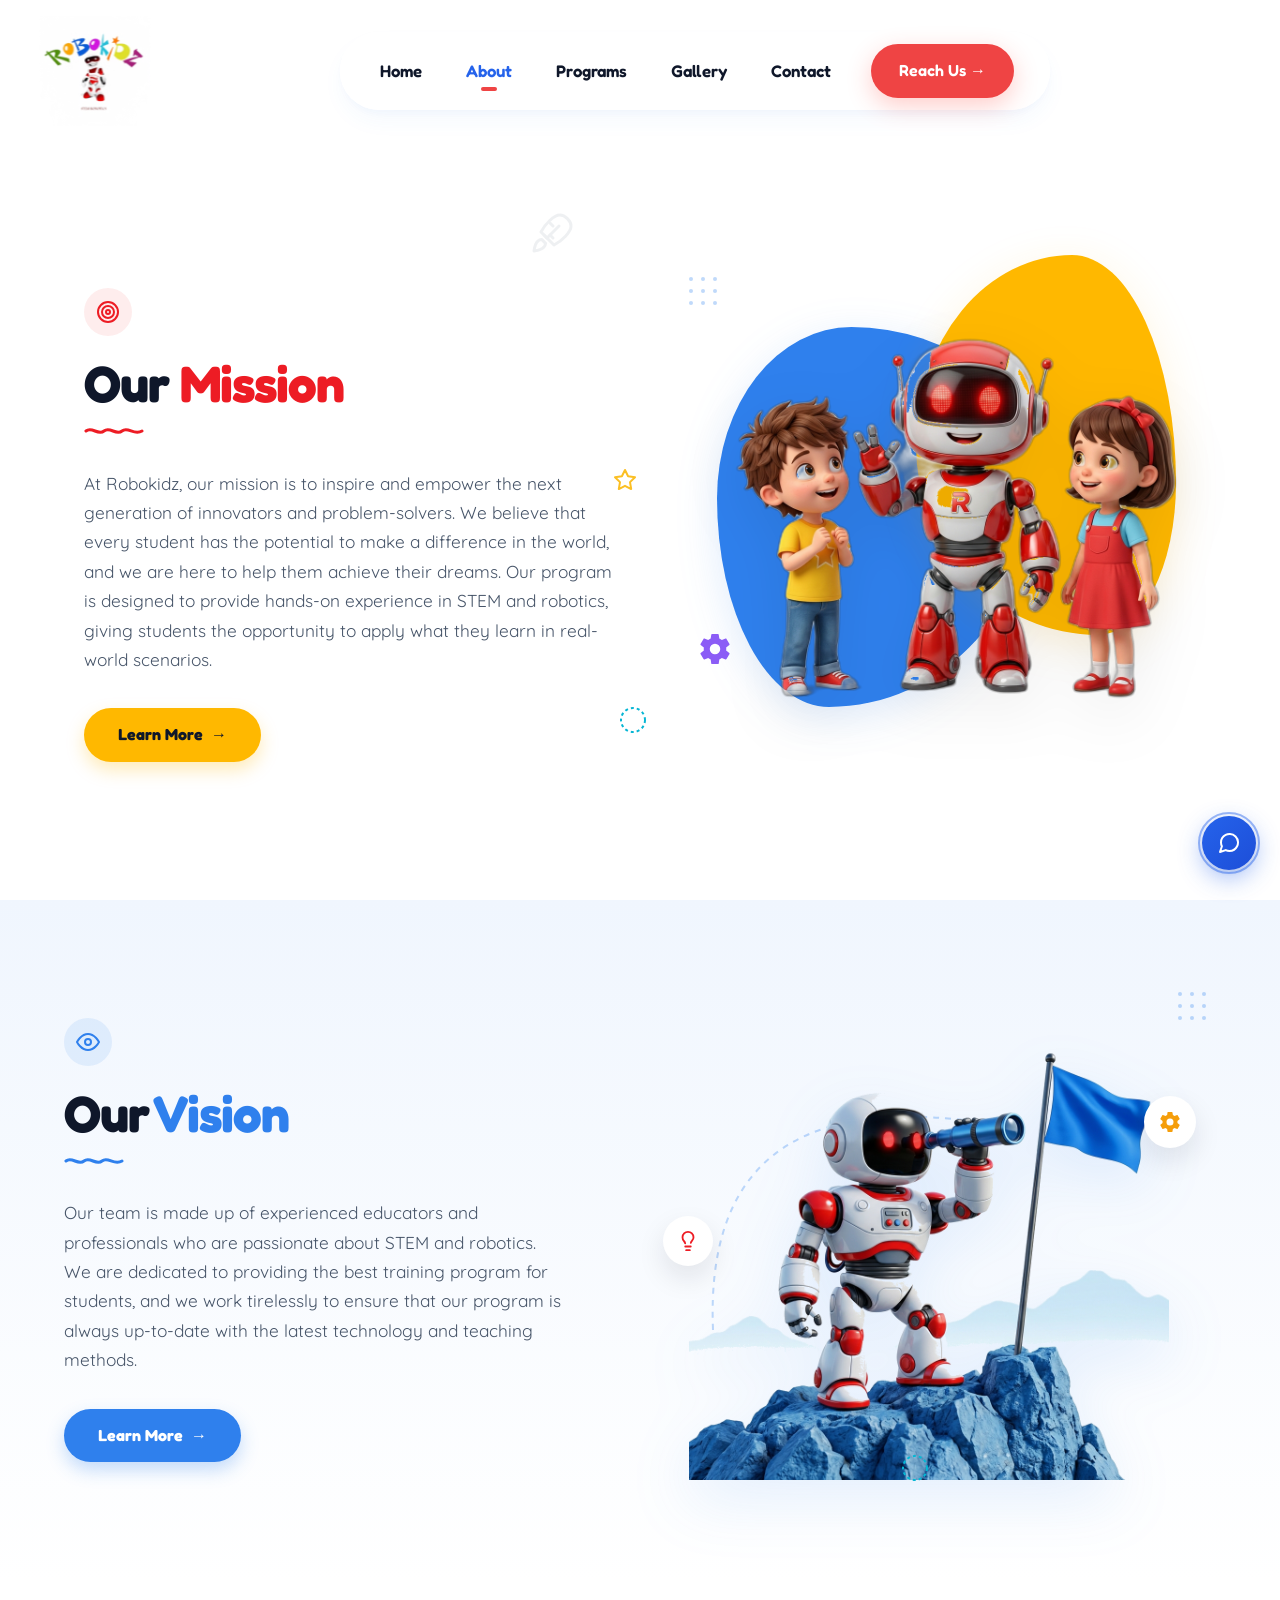
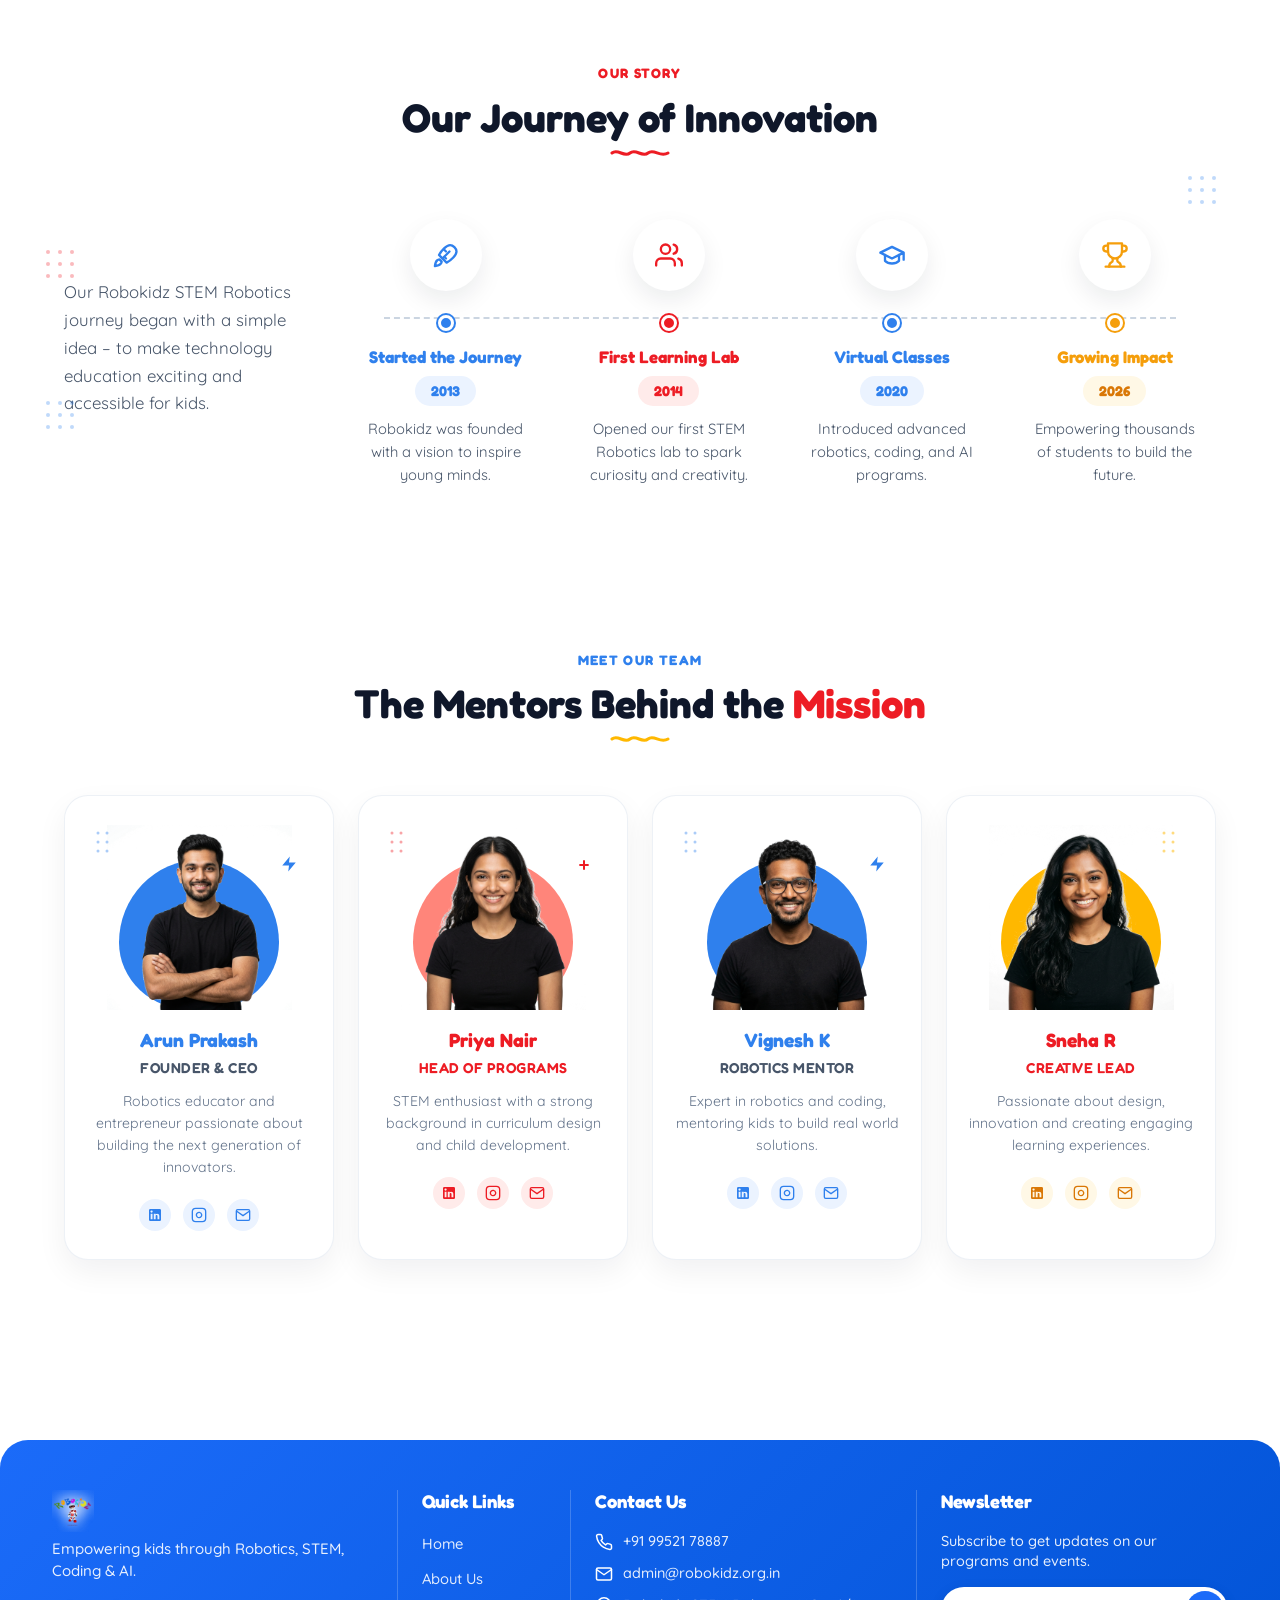
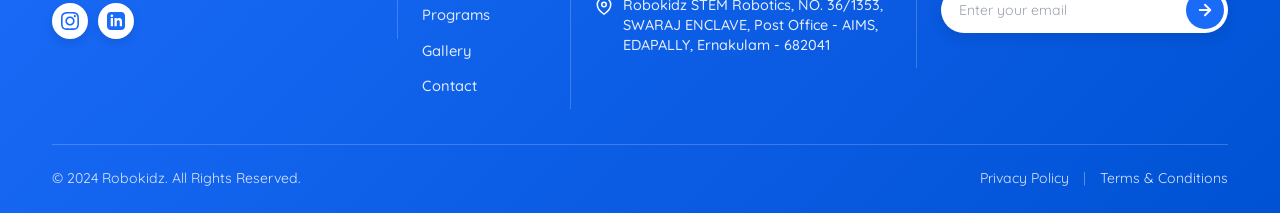
<file: about.html>
<!DOCTYPE html>
<html lang="en">

<head>
    <meta charset="UTF-8">
    <meta name="viewport" content="width=device-width, initial-scale=1.0">
    <title>About Us | RoboKidz STEM Education</title>
    <meta name="description"
        content="At Robokidz, our mission is to inspire and empower the next generation of innovators and problem-solvers through hands-on STEM and robotics education.">
    <link rel="icon" type="image/svg+xml"
        href="data:image/svg+xml,<svg xmlns='http://www.w3.org/2000/svg' viewBox='0 0 100 100'><rect width='100' height='100' rx='20' fill='%232F80ED'/><circle cx='50' cy='50' r='20' fill='white'/></svg>">
    <!-- Main Stylesheet -->
    <link rel="stylesheet" href="css/style.css?v=3.0">
    <link rel="stylesheet" href="css/mobile.css?v=3.1">
</head>

<body>

    <!-- Floating Background Elements -->
    <svg class="decoration-shape decoration-gear-blue" viewBox="0 0 100 100">
        <path
            d="M50 35c-8.3 0-15 6.7-15 15s6.7 15 15 15 15-6.7 15-15-6.7-15-15-15zm0 25c-5.5 0-10-4.5-10-10s4.5-10 10-10 10 4.5 10 10-4.5 10-10 10zm8.3-33l2.9-6.9c.3-.8-.1-1.7-.9-2l-5.8-2.4c-.8-.3-1.7.1-2 .9l-2.9 6.9c-2.4-.4-4.8-.4-7.2 0l-2.9-6.9c-.3-.8-1.2-1.2-2-.9L24.6 9c-.8.3-1.2 1.2-.9 2l2.9 6.9c-1.8 1.6-3.3 3.6-4.4 5.9l-6.9-2.9c-.8-.3-1.7.1-2 .9l-2.4 5.8c-.3.8.1 1.7.9 2l6.9 2.9c-.4 2.4-.4 4.8 0 7.2l-6.9 2.9c-.8.3-1.2 1.2-.9 2l2.4 5.8c.3.8 1.2 1.2 2 .9l6.9-2.9c1.1 2.3 2.6 4.3 4.4 5.9l-2.9 6.9c-.3.8.1 1.7.9 2l5.8 2.4c.8.3 1.7-.1 2-.9l2.9-6.9c2.4.4 4.8.4 7.2 0l2.9 6.9c.3.8 1.2 1.2 2 .9l5.8-2.4c.8-.3 1.2-1.2.9-2l-2.9-6.9c1.8-1.6 3.3-3.6 4.4-5.9l6.9 2.9c.8.3 1.7-.1 2-.9l2.4-5.8c.3-.8-.1-1.7-.9-2l-6.9-2.9c.4-2.4.4-4.8 0-7.2l6.9-2.9c.8-.3 1.2-1.2.9-2l-2.4-5.8c-.3-.8-1.2-1.2-2-.9l-6.9 2.9c-1.1-2.3-2.6-4.3-4.4-5.9z" />
    </svg>
    <div class="decoration-shape decoration-circle-blue"></div>

    <!-- Sticky Header Wrapper -->
    <div class="header-wrapper">
        <a href="index.html" class="logo header-wrapper-logo">
            <img src="assets/logo.avif" alt="RoboKidz Logo">
        </a>

        <header class="header">
            <div class="container">
                <button class="mobile-toggle" aria-label="Toggle Navigation">
                    <span></span>
                    <span></span>
                    <span></span>
                </button>

                <ul class="nav-menu">
                    <li><a href="index.html" class="nav-link">Home</a></li>
                    <li><a href="about.html" class="nav-link active">About</a></li>
                    <li><a href="programs.html" class="nav-link">Programs</a></li>
                    <li><a href="gallery.html" class="nav-link">Gallery</a></li>
                    <li><a href="contact.html" class="nav-link">Contact</a></li>
                    <li class="nav-btn-mobile"><a href="contact.html" class="btn btn-red">Reach Us &rarr;</a></li>
                </ul>

                <a href="contact.html" class="btn btn-red header-btn">Reach Us &rarr;</a>
            </div>
        </header>
    </div>

    <!-- Main About Page Body (Pixel Perfect Match to Reference) -->
    <main class="about-page-main">

        <!-- Hero / Our Mission Section -->
        <section class="about-mission-section">
            <div class="container">

                <div class="mission-grid">
                    <!-- Left Side: Content & Floating Elements -->
                    <div class="mission-content-wrapper">
                        <!-- Floating Background Elements in Hero Right -->
                        <div class="floating-deco rocket-outline">
                            <svg width="48" height="48" viewBox="0 0 24 24" fill="none" stroke="#D1D5DB"
                                stroke-width="1.5" stroke-linecap="round" stroke-linejoin="round">
                                <path
                                    d="M4.5 16.5c-1.5 1.26-2 5-2 5s3.74-.5 5-2c.71-.71.79-1.81.79-1.81l-1.98-1.98s-1.1.08-1.81.79z" />
                                <path d="M15 9l-6 6" />
                                <path d="M9 15l-1.5-1.5" />
                                <path d="M10.5 13.5L12 15" />
                                <path d="M12 9l-1.5-1.5" />
                                <path
                                    d="M15.5 3.5c-3 0-7.5 4.5-9.5 8.5l6.5 6.5c4-2 8.5-6.5 8.5-9.5 0-2.5-3-5.5-5.5-5.5z" />
                            </svg>
                        </div>

                        <div class="floating-deco star-yellow">
                            <svg width="24" height="24" viewBox="0 0 24 24" fill="none" stroke="#FBBF24"
                                stroke-width="2" stroke-linecap="round" stroke-linejoin="round">
                                <polygon
                                    points="12 2 15.09 8.26 22 9.27 17 14.14 18.18 21.02 12 17.77 5.82 21.02 7 14.14 2 9.27 8.91 8.26 12 2" />
                            </svg>
                        </div>

                        <div class="floating-deco circle-dashed-cyan">
                            <svg width="28" height="28" viewBox="0 0 28 28" fill="none">
                                <circle cx="14" cy="14" r="12" stroke="#06B6D4" stroke-width="2"
                                    stroke-dasharray="3 3" />
                            </svg>
                        </div>

                        <!-- Target Badge Icon -->
                        <div class="badge-icon badge-pink-red">
                            <svg width="24" height="24" viewBox="0 0 24 24" fill="none" stroke="#ED1C24"
                                stroke-width="2" stroke-linecap="round" stroke-linejoin="round">
                                <circle cx="12" cy="12" r="10" />
                                <circle cx="12" cy="12" r="6" />
                                <circle cx="12" cy="12" r="2" />
                            </svg>
                        </div>

                        <!-- Heading -->
                        <h1 class="section-title">
                            Our <span class="text-red">Mission</span>
                        </h1>

                        <!-- Red Wavy Underline -->
                        <div class="squiggle-underline squiggle-red">
                            <svg width="60" height="12" viewBox="0 0 60 12" fill="none">
                                <path d="M2 6C8 1 14 11 20 6C26 1 32 11 38 6C44 1 50 11 58 6" stroke="#ED1C24"
                                    stroke-width="3" stroke-linecap="round" />
                            </svg>
                        </div>

                        <!-- Paragraph -->
                        <p class="mission-text">
                            At Robokidz, our mission is to inspire and empower the next generation of innovators and
                            problem-solvers. We believe that every student has the potential to make a difference in the
                            world, and we are here to help them achieve their dreams. Our program is designed to provide
                            hands-on experience in STEM and robotics, giving students the opportunity to apply what they
                            learn in real-world scenarios.
                        </p>

                        <!-- CTA Button -->
                        <div class="btn-action-wrapper">
                            <a href="#vision" class="btn btn-yellow-pill">
                                Learn More <span class="btn-arrow">&rarr;</span>
                            </a>
                        </div>
                    </div>

                    <!-- Right Side: Illustrations & Blobs -->
                    <div class="mission-media-wrapper">
                        <!-- Abstract Blob Backgrounds -->
                        <div class="blob-shape blob-blue"></div>
                        <div class="blob-shape blob-orange"></div>

                        <!-- Main 3D Robot & Children Image -->
                        <img src="assets/robot-children.png" alt="RoboKidz Robot with Happy Children"
                            class="mission-robot-img">

                        <!-- Floating Decorative SVG Elements -->
                        <!-- 1. Dotted pattern top-left -->
                        <div class="floating-deco dot-grid-hero">
                            <svg width="40" height="40" viewBox="0 0 40 40" fill="none">
                                <circle cx="4" cy="4" r="2" fill="#2F80ED" opacity="0.3" />
                                <circle cx="16" cy="4" r="2" fill="#2F80ED" opacity="0.3" />
                                <circle cx="28" cy="4" r="2" fill="#2F80ED" opacity="0.3" />
                                <circle cx="4" cy="16" r="2" fill="#2F80ED" opacity="0.3" />
                                <circle cx="16" cy="16" r="2" fill="#2F80ED" opacity="0.3" />
                                <circle cx="28" cy="16" r="2" fill="#2F80ED" opacity="0.3" />
                                <circle cx="4" cy="28" r="2" fill="#2F80ED" opacity="0.3" />
                                <circle cx="16" cy="28" r="2" fill="#2F80ED" opacity="0.3" />
                                <circle cx="28" cy="28" r="2" fill="#2F80ED" opacity="0.3" />
                            </svg>
                        </div>

                        <!-- 2. Purple Gear Icon bottom-left -->
                        <div class="floating-deco gear-purple">
                            <svg width="36" height="36" viewBox="0 0 24 24" fill="#8B5CF6">
                                <path
                                    d="M12 15.5A3.5 3.5 0 0 1 8.5 12 3.5 3.5 0 0 1 12 8.5a3.5 3.5 0 0 1 3.5 3.5 3.5 3.5 0 0 1-3.5 3.5m7.43-2.53c.04-.32.07-.64.07-.97 0-.33-.03-.66-.07-1l2.11-1.63c.19-.15.24-.42.12-.64l-2-3.46c-.12-.22-.39-.31-.61-.22l-2.49 1c-.52-.39-1.06-.73-1.69-.98l-.37-2.65A.506.506 0 0 0 14 2h-4c-.25 0-.46.18-.5.42l-.37 2.65c-.63.25-1.17.59-1.69.98l-2.49-1c-.22-.09-.49 0-.61.22l-2 3.46c-.13.22-.07.49.12.64l2.11 1.63c-.04.34-.07.67-.07 1 0 .33.03.65.07.97l-2.11 1.66c-.19.15-.25.42-.12.64l2 3.46c.12.22.39.3.61.22l2.49-1c.52.4 1.06.74 1.69.99l.37 2.65c.04.24.25.42.5.42h4c.25 0 .46-.18.5-.42l.37-2.65c.63-.26 1.17-.59 1.69-.99l2.49 1c.22.08.49 0 .61-.22l2-3.46c.12-.22.07-.49-.12-.64l-2.11-1.66z" />
                            </svg>
                        </div>
                    </div>
                </div>
            </div>
        </section>

        <!-- Vision Section -->
        <section class="about-vision-section" id="vision">
            <div class="container">
                <div class="vision-grid">
                    <!-- Left Side: Content -->
                    <div class="vision-content-wrapper">
                        <!-- Eye Badge Icon -->
                        <div class="badge-icon badge-light-blue">
                            <svg width="24" height="24" viewBox="0 0 24 24" fill="none" stroke="#2F80ED"
                                stroke-width="2" stroke-linecap="round" stroke-linejoin="round">
                                <path d="M1 12s4-8 11-8 11 8 11 8-4 8-11 8-11-8-11-8z" />
                                <circle cx="12" cy="12" r="3" />
                            </svg>
                        </div>

                        <!-- Heading -->
                        <h2 class="section-title">
                            Our <span class="text-blue">Vision</span>
                        </h2>

                        <!-- Blue Wavy Underline -->
                        <div class="squiggle-underline squiggle-blue">
                            <svg width="60" height="12" viewBox="0 0 60 12" fill="none">
                                <path d="M2 6C8 1 14 11 20 6C26 1 32 11 38 6C44 1 50 11 58 6" stroke="#2F80ED"
                                    stroke-width="3" stroke-linecap="round" />
                            </svg>
                        </div>

                        <!-- Paragraph -->
                        <p class="vision-text">
                            Our team is made up of experienced educators and professionals who are passionate about STEM
                            and robotics. We are dedicated to providing the best training program for students, and we
                            work tirelessly to ensure that our program is always up-to-date with the latest technology
                            and teaching methods.
                        </p>

                        <!-- CTA Button -->
                        <div class="btn-action-wrapper">
                            <a href="programs.html" class="btn btn-blue-pill">
                                Learn More <span class="btn-arrow">&rarr;</span>
                            </a>
                        </div>
                    </div>

                    <!-- Right Side: Telescope Robot Illustration & Badges -->
                    <div class="vision-media-wrapper">
                        <!-- Dotted Curved Path Background -->
                        <div class="curved-dotted-path">
                            <svg width="340" height="340" viewBox="0 0 340 340" fill="none">
                                <path d="M 30,280 Q 20,40 280,70" stroke="#2F80ED" stroke-width="2"
                                    stroke-dasharray="6 6" opacity="0.3" />
                            </svg>
                        </div>

                        <!-- Floating Badge 1: Red Lightbulb Badge -->
                        <div class="floating-badge badge-bulb">
                            <div class="badge-inner">
                                <svg width="22" height="22" viewBox="0 0 24 24" fill="none" stroke="#ED1C24"
                                    stroke-width="2" stroke-linecap="round" stroke-linejoin="round">
                                    <path d="M9 18h6" />
                                    <path d="M10 22h4" />
                                    <path
                                        d="M15.09 14c.18-.98.65-1.74 1.41-2.5A4.65 4.65 0 0 0 18 8 6 6 0 0 0 6 8c0 1.55.59 2.94 1.5 4 .76.76 1.23 1.52 1.41 2.5" />
                                </svg>
                            </div>
                        </div>

                        <!-- Floating Badge 2: Yellow Gear Badge -->
                        <div class="floating-badge badge-gear">
                            <div class="badge-inner">
                                <svg width="24" height="24" viewBox="0 0 24 24" fill="#F59E0B">
                                    <path
                                        d="M12 15.5A3.5 3.5 0 0 1 8.5 12 3.5 3.5 0 0 1 12 8.5a3.5 3.5 0 0 1 3.5 3.5 3.5 3.5 0 0 1-3.5 3.5m7.43-2.53c.04-.32.07-.64.07-.97 0-.33-.03-.66-.07-1l2.11-1.63c.19-.15.24-.42.12-.64l-2-3.46c-.12-.22-.39-.31-.61-.22l-2.49 1c-.52-.39-1.06-.73-1.69-.98l-.37-2.65A.506.506 0 0 0 14 2h-4c-.25 0-.46.18-.5.42l-.37 2.65c-.63.25-1.17.59-1.69.98l-2.49-1c-.22-.09-.49 0-.61.22l-2 3.46c-.13.22-.07.49.12.64l2.11 1.63c-.04.34-.07.67-.07 1 0 .33.03.65.07.97l-2.11 1.66c-.19.15-.25.42-.12.64l2 3.46c.12.22.39.3.61.22l2.49-1c.52.4 1.06.74 1.69.99l.37 2.65c.04.24.25.42.5.42h4c.25 0 .46-.18.5-.42l.37-2.65c.63-.26 1.17-.59 1.69-.99l2.49 1c.22.08.49 0 .61-.22l2-3.46c.12-.22.07-.49-.12-.64l-2.11-1.66z" />
                                </svg>
                            </div>
                        </div>

                        <!-- 3D Vision Robot Image -->
                        <img src="assets/vision-robot-telescope.png"
                            alt="RoboKidz Robot on Mountain Peak with Telescope" class="vision-robot-img">

                        <!-- Top-Right Dot Grid -->
                        <div class="floating-deco dot-grid-vision">
                            <svg width="40" height="40" viewBox="0 0 40 40" fill="none">
                                <circle cx="4" cy="4" r="2" fill="#2F80ED" opacity="0.3" />
                                <circle cx="16" cy="4" r="2" fill="#2F80ED" opacity="0.3" />
                                <circle cx="28" cy="4" r="2" fill="#2F80ED" opacity="0.3" />
                                <circle cx="4" cy="16" r="2" fill="#2F80ED" opacity="0.3" />
                                <circle cx="16" cy="16" r="2" fill="#2F80ED" opacity="0.3" />
                                <circle cx="28" cy="16" r="2" fill="#2F80ED" opacity="0.3" />
                                <circle cx="4" cy="28" r="2" fill="#2F80ED" opacity="0.3" />
                                <circle cx="16" cy="28" r="2" fill="#2F80ED" opacity="0.3" />
                                <circle cx="28" cy="28" r="2" fill="#2F80ED" opacity="0.3" />
                            </svg>
                        </div>

                        <!-- Bottom-Center Cyan Circular Deco -->
                        <div class="floating-deco cyan-dots-bottom">
                            <svg width="28" height="28" viewBox="0 0 28 28" fill="none">
                                <circle cx="14" cy="14" r="12" stroke="#06B6D4" stroke-width="2"
                                    stroke-dasharray="3 3" />
                            </svg>
                        </div>
                    </div>
                </div>
            </div>
        </section>

        <!-- Section 1 — Our Story -->
        <section class="about-story-section">
            <div class="container">
                <!-- Section Header -->
                <div class="story-section-header">
                    <span class="section-label text-red-label">OUR STORY</span>
                    <h2 class="section-main-title">Our Journey of Innovation</h2>
                    <div class="squiggle-underline squiggle-red center-squiggle">
                        <svg width="60" height="12" viewBox="0 0 60 12" fill="none">
                            <path d="M2 6C8 1 14 11 20 6C26 1 32 11 38 6C44 1 50 11 58 6" stroke="#ED1C24"
                                stroke-width="3" stroke-linecap="round" />
                        </svg>
                    </div>
                </div>

                <div class="story-container">
                    <!-- Left Intro Text -->
                    <div class="story-intro-wrapper">
                        <!-- Floating Dot Grid Top Left -->
                        <div class="floating-deco dot-grid-story-red">
                            <svg width="40" height="40" viewBox="0 0 40 40" fill="none">
                                <circle cx="4" cy="4" r="2" fill="#ED1C24" opacity="0.3" />
                                <circle cx="16" cy="4" r="2" fill="#ED1C24" opacity="0.3" />
                                <circle cx="28" cy="4" r="2" fill="#ED1C24" opacity="0.3" />
                                <circle cx="4" cy="16" r="2" fill="#ED1C24" opacity="0.3" />
                                <circle cx="16" cy="16" r="2" fill="#ED1C24" opacity="0.3" />
                                <circle cx="28" cy="16" r="2" fill="#ED1C24" opacity="0.3" />
                                <circle cx="4" cy="28" r="2" fill="#ED1C24" opacity="0.3" />
                                <circle cx="16" cy="28" r="2" fill="#ED1C24" opacity="0.3" />
                                <circle cx="28" cy="28" r="2" fill="#ED1C24" opacity="0.3" />
                            </svg>
                        </div>

                        <p class="story-intro-text">
                            Our Robokidz STEM Robotics journey began with a simple idea – to make technology education
                            exciting and accessible for kids.
                        </p>

                        <!-- Floating Dot Grid Bottom Left -->
                        <div class="floating-deco dot-grid-story-blue">
                            <svg width="40" height="40" viewBox="0 0 40 40" fill="none">
                                <circle cx="4" cy="4" r="2" fill="#2F80ED" opacity="0.3" />
                                <circle cx="16" cy="4" r="2" fill="#2F80ED" opacity="0.3" />
                                <circle cx="28" cy="4" r="2" fill="#2F80ED" opacity="0.3" />
                                <circle cx="4" cy="16" r="2" fill="#2F80ED" opacity="0.3" />
                                <circle cx="16" cy="16" r="2" fill="#2F80ED" opacity="0.3" />
                                <circle cx="28" cy="16" r="2" fill="#2F80ED" opacity="0.3" />
                                <circle cx="4" cy="28" r="2" fill="#2F80ED" opacity="0.3" />
                                <circle cx="16" cy="28" r="2" fill="#2F80ED" opacity="0.3" />
                                <circle cx="28" cy="28" r="2" fill="#2F80ED" opacity="0.3" />
                            </svg>
                        </div>
                    </div>

                    <!-- Right Horizontal Timeline -->
                    <div class="story-timeline-wrapper">
                        <!-- Top Floating Dot Grid -->
                        <div class="floating-deco dot-grid-story-topright">
                            <svg width="40" height="40" viewBox="0 0 40 40" fill="none">
                                <circle cx="4" cy="4" r="2" fill="#2F80ED" opacity="0.3" />
                                <circle cx="16" cy="4" r="2" fill="#2F80ED" opacity="0.3" />
                                <circle cx="28" cy="4" r="2" fill="#2F80ED" opacity="0.3" />
                                <circle cx="4" cy="16" r="2" fill="#2F80ED" opacity="0.3" />
                                <circle cx="16" cy="16" r="2" fill="#2F80ED" opacity="0.3" />
                                <circle cx="28" cy="16" r="2" fill="#2F80ED" opacity="0.3" />
                                <circle cx="4" cy="28" r="2" fill="#2F80ED" opacity="0.3" />
                                <circle cx="16" cy="28" r="2" fill="#2F80ED" opacity="0.3" />
                                <circle cx="28" cy="28" r="2" fill="#2F80ED" opacity="0.3" />
                            </svg>
                        </div>

                        <!-- Dashed Connecting Line -->
                        <div class="timeline-line-track"></div>

                        <!-- 4 Milestone Items -->
                        <div class="timeline-grid">
                            <!-- Milestone 1 -->
                            <div class="timeline-item item-blue">
                                <div class="timeline-icon-badge">
                                    <svg width="28" height="28" viewBox="0 0 24 24" fill="none" stroke="#2F80ED"
                                        stroke-width="2" stroke-linecap="round" stroke-linejoin="round">
                                        <path
                                            d="M4.5 16.5c-1.5 1.26-2 5-2 5s3.74-.5 5-2c.71-.71.79-1.81.79-1.81l-1.98-1.98s-1.1.08-1.81.79z" />
                                        <path d="M15 9l-6 6" />
                                        <path d="M9 15l-1.5-1.5" />
                                        <path d="M10.5 13.5L12 15" />
                                        <path d="M12 9l-1.5-1.5" />
                                        <path
                                            d="M15.5 3.5c-3 0-7.5 4.5-9.5 8.5l6.5 6.5c4-2 8.5-6.5 8.5-9.5 0-2.5-3-5.5-5.5-5.5z" />
                                    </svg>
                                </div>
                                <div class="timeline-node node-blue"></div>
                                <h3 class="timeline-title title-blue">Started the Journey</h3>
                                <span class="timeline-year-pill pill-blue">2013</span>
                                <p class="timeline-desc">Robokidz was founded with a vision to inspire young minds.</p>
                            </div>

                            <!-- Milestone 2 -->
                            <div class="timeline-item item-red">
                                <div class="timeline-icon-badge">
                                    <svg width="28" height="28" viewBox="0 0 24 24" fill="none" stroke="#ED1C24"
                                        stroke-width="2" stroke-linecap="round" stroke-linejoin="round">
                                        <path d="M17 21v-2a4 4 0 0 0-4-4H5a4 4 0 0 0-4 4v2" />
                                        <circle cx="9" cy="7" r="4" />
                                        <path d="M23 21v-2a4 4 0 0 0-3-3.87" />
                                        <path d="M16 3.13a4 4 0 0 1 0 7.75" />
                                    </svg>
                                </div>
                                <div class="timeline-node node-red"></div>
                                <h3 class="timeline-title title-red">First Learning Lab</h3>
                                <span class="timeline-year-pill pill-red">2014</span>
                                <p class="timeline-desc">Opened our first STEM Robotics lab to spark curiosity and
                                    creativity.</p>
                            </div>

                            <!-- Milestone 3 -->
                            <div class="timeline-item item-blue">
                                <div class="timeline-icon-badge">
                                    <svg width="28" height="28" viewBox="0 0 24 24" fill="none" stroke="#2F80ED"
                                        stroke-width="2" stroke-linecap="round" stroke-linejoin="round">
                                        <path d="M22 10v6M2 10l10-5 10 5-10 5z" />
                                        <path d="M6 12v5c3 3 9 3 12 0v-5" />
                                    </svg>
                                </div>
                                <div class="timeline-node node-blue"></div>
                                <h3 class="timeline-title title-blue">Virtual Classes</h3>
                                <span class="timeline-year-pill pill-blue">2020</span>
                                <p class="timeline-desc">Introduced advanced robotics, coding, and AI programs.</p>
                            </div>

                            <!-- Milestone 4 -->
                            <div class="timeline-item item-orange">
                                <div class="timeline-icon-badge">
                                    <svg width="28" height="28" viewBox="0 0 24 24" fill="none" stroke="#F59E0B"
                                        stroke-width="2" stroke-linecap="round" stroke-linejoin="round">
                                        <path d="M6 9H4.5a2.5 2.5 0 0 1 0-5H6" />
                                        <path d="M18 9h1.5a2.5 2.5 0 0 0 0-5H18" />
                                        <path d="M4 22h16" />
                                        <path d="M10 14.66V17c0 .55-.47.98-.97 1.21C7.85 18.75 7 20.24 7 22" />
                                        <path d="M14 14.66V17c0 .55.47.98.97 1.21C16.15 18.75 17 20.24 17 22" />
                                        <path d="M18 2H6v7a6 6 0 0 0 12 0V2z" />
                                    </svg>
                                </div>
                                <div class="timeline-node node-orange"></div>
                                <h3 class="timeline-title title-orange">Growing Impact</h3>
                                <span class="timeline-year-pill pill-orange">2026</span>
                                <p class="timeline-desc">Empowering thousands of students to build the future.</p>
                            </div>
                        </div>
                    </div>
                </div>
            </div>
        </section>

        <!-- Section 2 — Meet Our Team -->
        <section class="about-team-section">
            <div class="container">
                <!-- Section Header -->
                <div class="team-section-header">
                    <span class="section-label text-blue-label">MEET OUR TEAM</span>
                    <h2 class="section-main-title">The Mentors Behind the <span class="text-red">Mission</span></h2>
                    <div class="squiggle-underline squiggle-yellow center-squiggle">
                        <svg width="60" height="12" viewBox="0 0 60 12" fill="none">
                            <path d="M2 6C8 1 14 11 20 6C26 1 32 11 38 6C44 1 50 11 58 6" stroke="#FFB800"
                                stroke-width="3" stroke-linecap="round" />
                        </svg>
                    </div>
                </div>

                <!-- 4 Team Cards Grid -->
                <div class="team-grid">
                    <!-- Card 1: Arun Prakash -->
                    <div class="team-card card-blue">
                        <div class="team-card-media">
                            <!-- Background Blob -->
                            <div class="team-blob team-blob-blue"></div>

                            <!-- Floating Card Deco Icons -->
                            <div class="card-deco deco-dots-left">
                                <svg width="24" height="24" viewBox="0 0 24 24" fill="none">
                                    <circle cx="3" cy="3" r="1.5" fill="#2F80ED" opacity="0.4" />
                                    <circle cx="12" cy="3" r="1.5" fill="#2F80ED" opacity="0.4" />
                                    <circle cx="3" cy="12" r="1.5" fill="#2F80ED" opacity="0.4" />
                                    <circle cx="12" cy="12" r="1.5" fill="#2F80ED" opacity="0.4" />
                                    <circle cx="3" cy="21" r="1.5" fill="#2F80ED" opacity="0.4" />
                                    <circle cx="12" cy="21" r="1.5" fill="#2F80ED" opacity="0.4" />
                                </svg>
                            </div>
                            <div class="card-deco deco-bolt-right">
                                <svg width="18" height="18" viewBox="0 0 24 24" fill="#2F80ED">
                                    <polygon points="13 2 3 14 12 14 11 22 21 10 12 10 13 2" />
                                </svg>
                            </div>

                            <!-- Person Image -->
                            <img src="assets/team-arun.png" alt="Arun Prakash - Founder & CEO" class="team-photo">
                        </div>

                        <div class="team-card-content">
                            <h3 class="team-name name-blue">Arun Prakash</h3>
                            <span class="team-role">Founder & CEO</span>
                            <p class="team-bio">Robotics educator and entrepreneur passionate about building the next
                                generation of innovators.</p>

                            <!-- Social Buttons -->
                            <div class="team-socials socials-blue">
                                <a href="#" class="social-icon" aria-label="LinkedIn">
                                    <svg width="16" height="16" viewBox="0 0 24 24" fill="currentColor">
                                        <path
                                            d="M19 3a2 2 0 0 1 2 2v14a2 2 0 0 1-2 2H5a2 2 0 0 1-2-2V5a2 2 0 0 1 2-2h14m-.5 15.5v-5.3a3.26 3.26 0 0 0-3.26-3.26c-.85 0-1.84.52-2.28 1.3v-1.11h-2.79v8.37h2.79v-4.93c0-.77.62-1.4 1.39-1.4a1.4 1.4 0 0 1 1.4 1.4v4.93h2.75M6.88 8.56a1.68 1.68 0 0 0 1.68-1.68c0-.93-.75-1.69-1.68-1.69a1.69 1.69 0 0 0-1.69 1.69c0 .93.76 1.68 1.69 1.68m1.39 9.94v-8.37H5.5v8.37h2.77z" />
                                    </svg>
                                </a>
                                <a href="#" class="social-icon" aria-label="Instagram">
                                    <svg width="16" height="16" viewBox="0 0 24 24" fill="none" stroke="currentColor"
                                        stroke-width="2">
                                        <rect x="2" y="2" width="20" height="20" rx="5" ry="5" />
                                        <path d="M16 11.37A4 4 0 1 1 12.63 8 4 4 0 0 1 16 11.37z" />
                                        <line x1="17.5" y1="6.5" x2="17.51" y2="6.5" />
                                    </svg>
                                </a>
                                <a href="#" class="social-icon" aria-label="Email">
                                    <svg width="16" height="16" viewBox="0 0 24 24" fill="none" stroke="currentColor"
                                        stroke-width="2">
                                        <path
                                            d="M4 4h16c1.1 0 2 .9 2 2v12c0 1.1-.9 2-2 2H4c-1.1 0-2-.9-2-2V6c0-1.1.9-2 2-2z" />
                                        <polyline points="22,6 12,13 2,6" />
                                    </svg>
                                </a>
                            </div>
                        </div>
                    </div>

                    <!-- Card 2: Priya Nair -->
                    <div class="team-card card-red">
                        <div class="team-card-media">
                            <!-- Background Blob -->
                            <div class="team-blob team-blob-red"></div>

                            <!-- Floating Card Deco Icons -->
                            <div class="card-deco deco-dots-left">
                                <svg width="24" height="24" viewBox="0 0 24 24" fill="none">
                                    <circle cx="3" cy="3" r="1.5" fill="#ED1C24" opacity="0.4" />
                                    <circle cx="12" cy="3" r="1.5" fill="#ED1C24" opacity="0.4" />
                                    <circle cx="3" cy="12" r="1.5" fill="#ED1C24" opacity="0.4" />
                                    <circle cx="12" cy="12" r="1.5" fill="#ED1C24" opacity="0.4" />
                                    <circle cx="3" cy="21" r="1.5" fill="#ED1C24" opacity="0.4" />
                                    <circle cx="12" cy="21" r="1.5" fill="#ED1C24" opacity="0.4" />
                                </svg>
                            </div>
                            <div class="card-deco deco-plus-right">
                                <svg width="16" height="16" viewBox="0 0 24 24" fill="none" stroke="#ED1C24"
                                    stroke-width="3">
                                    <line x1="12" y1="5" x2="12" y2="19" />
                                    <line x1="5" y1="12" x2="19" y2="12" />
                                </svg>
                            </div>

                            <!-- Person Image -->
                            <img src="assets/team-priya.png" alt="Priya Nair - Head of Programs" class="team-photo">
                        </div>

                        <div class="team-card-content">
                            <h3 class="team-name name-red">Priya Nair</h3>
                            <span class="team-role role-red">Head of Programs</span>
                            <p class="team-bio">STEM enthusiast with a strong background in curriculum design and child
                                development.</p>

                            <!-- Social Buttons -->
                            <div class="team-socials socials-red">
                                <a href="#" class="social-icon" aria-label="LinkedIn">
                                    <svg width="16" height="16" viewBox="0 0 24 24" fill="currentColor">
                                        <path
                                            d="M19 3a2 2 0 0 1 2 2v14a2 2 0 0 1-2 2H5a2 2 0 0 1-2-2V5a2 2 0 0 1 2-2h14m-.5 15.5v-5.3a3.26 3.26 0 0 0-3.26-3.26c-.85 0-1.84.52-2.28 1.3v-1.11h-2.79v8.37h2.79v-4.93c0-.77.62-1.4 1.39-1.4a1.4 1.4 0 0 1 1.4 1.4v4.93h2.75M6.88 8.56a1.68 1.68 0 0 0 1.68-1.68c0-.93-.75-1.69-1.68-1.69a1.69 1.69 0 0 0-1.69 1.69c0 .93.76 1.68 1.69 1.68m1.39 9.94v-8.37H5.5v8.37h2.77z" />
                                    </svg>
                                </a>
                                <a href="#" class="social-icon" aria-label="Instagram">
                                    <svg width="16" height="16" viewBox="0 0 24 24" fill="none" stroke="currentColor"
                                        stroke-width="2">
                                        <rect x="2" y="2" width="20" height="20" rx="5" ry="5" />
                                        <path d="M16 11.37A4 4 0 1 1 12.63 8 4 4 0 0 1 16 11.37z" />
                                        <line x1="17.5" y1="6.5" x2="17.51" y2="6.5" />
                                    </svg>
                                </a>
                                <a href="#" class="social-icon" aria-label="Email">
                                    <svg width="16" height="16" viewBox="0 0 24 24" fill="none" stroke="currentColor"
                                        stroke-width="2">
                                        <path
                                            d="M4 4h16c1.1 0 2 .9 2 2v12c0 1.1-.9 2-2 2H4c-1.1 0-2-.9-2-2V6c0-1.1.9-2 2-2z" />
                                        <polyline points="22,6 12,13 2,6" />
                                    </svg>
                                </a>
                            </div>
                        </div>
                    </div>

                    <!-- Card 3: Vignesh K -->
                    <div class="team-card card-blue">
                        <div class="team-card-media">
                            <!-- Background Blob -->
                            <div class="team-blob team-blob-blue"></div>

                            <!-- Floating Card Deco Icons -->
                            <div class="card-deco deco-dots-left">
                                <svg width="24" height="24" viewBox="0 0 24 24" fill="none">
                                    <circle cx="3" cy="3" r="1.5" fill="#2F80ED" opacity="0.4" />
                                    <circle cx="12" cy="3" r="1.5" fill="#2F80ED" opacity="0.4" />
                                    <circle cx="3" cy="12" r="1.5" fill="#2F80ED" opacity="0.4" />
                                    <circle cx="12" cy="12" r="1.5" fill="#2F80ED" opacity="0.4" />
                                    <circle cx="3" cy="21" r="1.5" fill="#2F80ED" opacity="0.4" />
                                    <circle cx="12" cy="21" r="1.5" fill="#2F80ED" opacity="0.4" />
                                </svg>
                            </div>
                            <div class="card-deco deco-bolt-right">
                                <svg width="18" height="18" viewBox="0 0 24 24" fill="#2F80ED">
                                    <polygon points="13 2 3 14 12 14 11 22 21 10 12 10 13 2" />
                                </svg>
                            </div>

                            <!-- Person Image -->
                            <img src="assets/team-vignesh.png" alt="Vignesh K - Robotics Mentor" class="team-photo">
                        </div>

                        <div class="team-card-content">
                            <h3 class="team-name name-blue">Vignesh K</h3>
                            <span class="team-role">Robotics Mentor</span>
                            <p class="team-bio">Expert in robotics and coding, mentoring kids to build real world
                                solutions.</p>

                            <!-- Social Buttons -->
                            <div class="team-socials socials-blue">
                                <a href="#" class="social-icon" aria-label="LinkedIn">
                                    <svg width="16" height="16" viewBox="0 0 24 24" fill="currentColor">
                                        <path
                                            d="M19 3a2 2 0 0 1 2 2v14a2 2 0 0 1-2 2H5a2 2 0 0 1-2-2V5a2 2 0 0 1 2-2h14m-.5 15.5v-5.3a3.26 3.26 0 0 0-3.26-3.26c-.85 0-1.84.52-2.28 1.3v-1.11h-2.79v8.37h2.79v-4.93c0-.77.62-1.4 1.39-1.4a1.4 1.4 0 0 1 1.4 1.4v4.93h2.75M6.88 8.56a1.68 1.68 0 0 0 1.68-1.68c0-.93-.75-1.69-1.68-1.69a1.69 1.69 0 0 0-1.69 1.69c0 .93.76 1.68 1.69 1.68m1.39 9.94v-8.37H5.5v8.37h2.77z" />
                                    </svg>
                                </a>
                                <a href="#" class="social-icon" aria-label="Instagram">
                                    <svg width="16" height="16" viewBox="0 0 24 24" fill="none" stroke="currentColor"
                                        stroke-width="2">
                                        <rect x="2" y="2" width="20" height="20" rx="5" ry="5" />
                                        <path d="M16 11.37A4 4 0 1 1 12.63 8 4 4 0 0 1 16 11.37z" />
                                        <line x1="17.5" y1="6.5" x2="17.51" y2="6.5" />
                                    </svg>
                                </a>
                                <a href="#" class="social-icon" aria-label="Email">
                                    <svg width="16" height="16" viewBox="0 0 24 24" fill="none" stroke="currentColor"
                                        stroke-width="2">
                                        <path
                                            d="M4 4h16c1.1 0 2 .9 2 2v12c0 1.1-.9 2-2 2H4c-1.1 0-2-.9-2-2V6c0-1.1.9-2 2-2z" />
                                        <polyline points="22,6 12,13 2,6" />
                                    </svg>
                                </a>
                            </div>
                        </div>
                    </div>

                    <!-- Card 4: Sneha R -->
                    <div class="team-card card-yellow">
                        <div class="team-card-media">
                            <!-- Background Blob -->
                            <div class="team-blob team-blob-yellow"></div>

                            <!-- Floating Card Deco Icons -->
                            <div class="card-deco deco-dots-right">
                                <svg width="24" height="24" viewBox="0 0 24 24" fill="none">
                                    <circle cx="3" cy="3" r="1.5" fill="#FFB800" opacity="0.5" />
                                    <circle cx="12" cy="3" r="1.5" fill="#FFB800" opacity="0.5" />
                                    <circle cx="3" cy="12" r="1.5" fill="#FFB800" opacity="0.5" />
                                    <circle cx="12" cy="12" r="1.5" fill="#FFB800" opacity="0.5" />
                                    <circle cx="3" cy="21" r="1.5" fill="#FFB800" opacity="0.5" />
                                    <circle cx="12" cy="21" r="1.5" fill="#FFB800" opacity="0.5" />
                                </svg>
                            </div>

                            <!-- Person Image -->
                            <img src="assets/team-sneha.png" alt="Sneha R - Creative Lead" class="team-photo">
                        </div>

                        <div class="team-card-content">
                            <h3 class="team-name name-red">Sneha R</h3>
                            <span class="team-role role-red">Creative Lead</span>
                            <p class="team-bio">Passionate about design, innovation and creating engaging learning
                                experiences.</p>

                            <!-- Social Buttons -->
                            <div class="team-socials socials-yellow">
                                <a href="#" class="social-icon" aria-label="LinkedIn">
                                    <svg width="16" height="16" viewBox="0 0 24 24" fill="currentColor">
                                        <path
                                            d="M19 3a2 2 0 0 1 2 2v14a2 2 0 0 1-2 2H5a2 2 0 0 1-2-2V5a2 2 0 0 1 2-2h14m-.5 15.5v-5.3a3.26 3.26 0 0 0-3.26-3.26c-.85 0-1.84.52-2.28 1.3v-1.11h-2.79v8.37h2.79v-4.93c0-.77.62-1.4 1.39-1.4a1.4 1.4 0 0 1 1.4 1.4v4.93h2.75M6.88 8.56a1.68 1.68 0 0 0 1.68-1.68c0-.93-.75-1.69-1.68-1.69a1.69 1.69 0 0 0-1.69 1.69c0 .93.76 1.68 1.69 1.68m1.39 9.94v-8.37H5.5v8.37h2.77z" />
                                    </svg>
                                </a>
                                <a href="#" class="social-icon" aria-label="Instagram">
                                    <svg width="16" height="16" viewBox="0 0 24 24" fill="none" stroke="currentColor"
                                        stroke-width="2">
                                        <rect x="2" y="2" width="20" height="20" rx="5" ry="5" />
                                        <path d="M16 11.37A4 4 0 1 1 12.63 8 4 4 0 0 1 16 11.37z" />
                                        <line x1="17.5" y1="6.5" x2="17.51" y2="6.5" />
                                    </svg>
                                </a>
                                <a href="#" class="social-icon" aria-label="Email">
                                    <svg width="16" height="16" viewBox="0 0 24 24" fill="none" stroke="currentColor"
                                        stroke-width="2">
                                        <path
                                            d="M4 4h16c1.1 0 2 .9 2 2v12c0 1.1-.9 2-2 2H4c-1.1 0-2-.9-2-2V6c0-1.1.9-2 2-2z" />
                                        <polyline points="22,6 12,13 2,6" />
                                    </svg>
                                </a>
                            </div>
                        </div>
                    </div>

                </div>
            </div>
        </section>


    </main>

    <!-- Footer -->
    <footer class="footer">
        <div class="container">
            <div class="footer-grid">
                <!-- Column 1: Logo & About -->
                <div class="footer-col">
                    <a href="index.html" class="footer-logo">
                        <img src="assets/logo.avif" alt="RoboKidz Logo">
                    </a>
                    <p class="footer-desc">Empowering kids through Robotics, STEM, Coding & AI.</p>
                    <div class="social-links-circular">
                        <a href="https://www.instagram.com/robokidz_stemrobotics?psln=MXRjODAyNG9sY2lkYg==" target="_blank" rel="noopener noreferrer" class="social-icon-circle ig" aria-label="Instagram">
                            <svg viewBox="0 0 24 24" aria-hidden="true">
                                <path fill="currentColor"
                                    d="M12 2.163c3.204 0 3.584.012 4.85.07 3.252.148 4.771 1.691 4.919 4.919.058 1.265.069 1.645.069 4.849 0 3.205-.012 3.584-.069 4.849-.149 3.225-1.664 4.771-4.919 4.919-1.266.058-1.644.07-4.85.07-3.204 0-3.584-.012-4.849-.07-3.26-.149-4.771-1.699-4.919-4.92-.058-1.265-.07-1.644-.07-4.849 0-3.204.013-3.583.07-4.849.149-3.227 1.664-4.771 4.919-4.919 1.266-.057 1.645-.069 4.849-.069zm0-2.163c-3.259 0-3.667.014-4.947.072-4.358.2-6.78 2.618-6.98 6.98-.059 1.281-.073 1.689-.073 4.948 0 3.259.014 3.668.072 4.948.2 4.358 2.618 6.78 6.98 6.98 1.281.058 1.689.072 4.948.072 3.259 0 3.668-.014 4.948-.072 4.354-.2 6.782-2.618 6.979-6.98.059-1.28.073-1.689.073-4.948 0-3.259-.014-3.667-.072-4.947-.196-4.354-2.617-6.78-6.979-6.98-1.281-.059-1.69-.073-4.949-.073zm0 5.838c-3.403 0-6.162 2.759-6.162 6.162s2.759 6.163 6.162 6.163 6.162-2.759 6.162-6.163c0-3.403-2.759-6.162-6.162-6.162zm0 10.162c-2.209 0-4-1.79-4-4 0-2.209 1.791-4 4-4s4 1.791 4 4c0 2.21-1.791 4-4 4zm6.406-11.845c-.796 0-1.441.645-1.441 1.44s.645 1.44 1.441 1.44c.795 0 1.439-.645 1.439-1.44s-.644-1.44-1.439-1.44z" />
                            </svg>
                        </a>
                        <a href="https://www.linkedin.com/company/robokidz-innovative-solutions-pvt-ltd/" target="_blank" rel="noopener noreferrer" class="social-icon-circle li" aria-label="LinkedIn">
                            <svg viewBox="0 0 24 24" aria-hidden="true">
                                <path fill="currentColor"
                                    d="M19 0h-14c-2.761 0-5 2.239-5 5v14c0 2.761 2.239 5 5 5h14c2.762 0 5-2.239 5-5v-14c0-2.761-2.238-5-5-5zm-11 19h-3v-11h3v11zm-1.5-12.268c-.966 0-1.75-.779-1.75-1.75s.784-1.75 1.75-1.75 1.75.779 1.75 1.75-.784 1.75-1.75 1.75zm13.5 12.268h-3v-5.604c0-3.368-4-3.113-4 0v5.604h-3v-11h3v1.765c1.396-2.586 7-2.777 7 2.476v6.759z" />
                            </svg>
                        </a>
                    </div>
                </div>

                <!-- Column 2: Quick Links -->
                <div class="footer-col">
                    <h4>Quick Links</h4>
                    <ul class="footer-links-list">
                        <li><a href="index.html">Home</a></li>
                        <li><a href="about.html">About Us</a></li>
                        <li><a href="programs.html">Programs</a></li>
                        <li><a href="gallery.html">Gallery</a></li>
                        <li><a href="contact.html">Contact</a></li>
                    </ul>
                </div>

                <!-- Column 3: Contact Us -->
                <div class="footer-col">
                    <h4>Contact Us</h4>
                    <ul class="contact-info-list">
                        <li>
                            <span class="contact-icon">
                                <svg viewBox="0 0 24 24" fill="none" stroke="currentColor" stroke-width="2"
                                    stroke-linecap="round" stroke-linejoin="round">
                                    <path
                                        d="M22 16.92v3a2 2 0 0 1-2.18 2 19.79 19.79 0 0 1-8.63-3.07 19.5 19.5 0 0 1-6-6 19.79 19.79 0 0 1-3.07-8.67A2 2 0 0 1 4.11 2h3a2 2 0 0 1 2 1.72 12.84 12.84 0 0 0 .7 2.81 2 2 0 0 1-.45 2.11L8.09 9.91a16 16 0 0 0 6 6l1.27-1.27a2 2 0 0 1 2.11-.45 12.84 12.84 0 0 0 2.81.7A2 2 0 0 1 22 16.92z" />
                                </svg>
                            </span>
                            <span class="contact-text">+91 99521 78887</span>
                        </li>
                        <li>
                            <span class="contact-icon">
                                <svg viewBox="0 0 24 24" fill="none" stroke="currentColor" stroke-width="2"
                                    stroke-linecap="round" stroke-linejoin="round">
                                    <path
                                        d="M4 4h16c1.1 0 2 .9 2 2v12c0 1.1-.9 2-2 2H4c-1.1 0-2-.9-2-2V6c0-1.1.9-2 2-2z" />
                                    <polyline points="22,6 12,13 2,6" />
                                </svg>
                            </span>
                            <span class="contact-text"><a
                                    href="mailto:admin@robokidz.org.in">admin@robokidz.org.in</a></span>
                        </li>
                        <li>
                            <span class="contact-icon">
                                <svg viewBox="0 0 24 24" fill="none" stroke="currentColor" stroke-width="2"
                                    stroke-linecap="round" stroke-linejoin="round">
                                    <path d="M21 10c0 7-9 13-9 13s-9-6-9-13a9 9 0 0 1 18 0z" />
                                    <circle cx="12" cy="10" r="3" />
                                </svg>
                            </span>
                            <span class="contact-text">Robokidz STEM Robotics, NO. 36/1353, SWARAJ ENCLAVE, Post
                                Office - AIMS, EDAPALLY, Ernakulam - 682041</span>
                        </li>
                    </ul>
                </div>

                <!-- Column 4: Newsletter -->
                <div class="footer-col">
                    <h4>Newsletter</h4>
                    <p class="newsletter-desc">Subscribe to get updates on our programs and events.</p>
                    <form class="newsletter-pill-form" onsubmit="event.preventDefault();">
                        <div class="newsletter-input-wrapper">
                            <input type="email" placeholder="Enter your email" required>
                            <button type="submit" class="newsletter-submit-btn" aria-label="Subscribe">
                                <svg viewBox="0 0 24 24" fill="none" stroke="currentColor" stroke-width="2.5"
                                    stroke-linecap="round" stroke-linejoin="round">
                                    <line x1="5" y1="12" x2="19" y2="12" />
                                    <polyline points="12 5 19 12 12 19" />
                                </svg>
                            </button>
                        </div>
                    </form>
                </div>
            </div>

            <!-- Footer Bottom -->
            <div class="footer-bottom">
                <p>&copy; 2024 Robokidz. All Rights Reserved.</p>
                <ul class="footer-bottom-links">
                    <li><a href="#">Privacy Policy</a></li>
                    <li><span class="footer-divider">|</span></li>
                    <li><a href="#">Terms & Conditions</a></li>
                </ul>
            </div>
        </div>
    </footer>

    <!-- Main JavaScript Application -->
    <script src="js/main.js"></script>
</body>

</html>
</file>
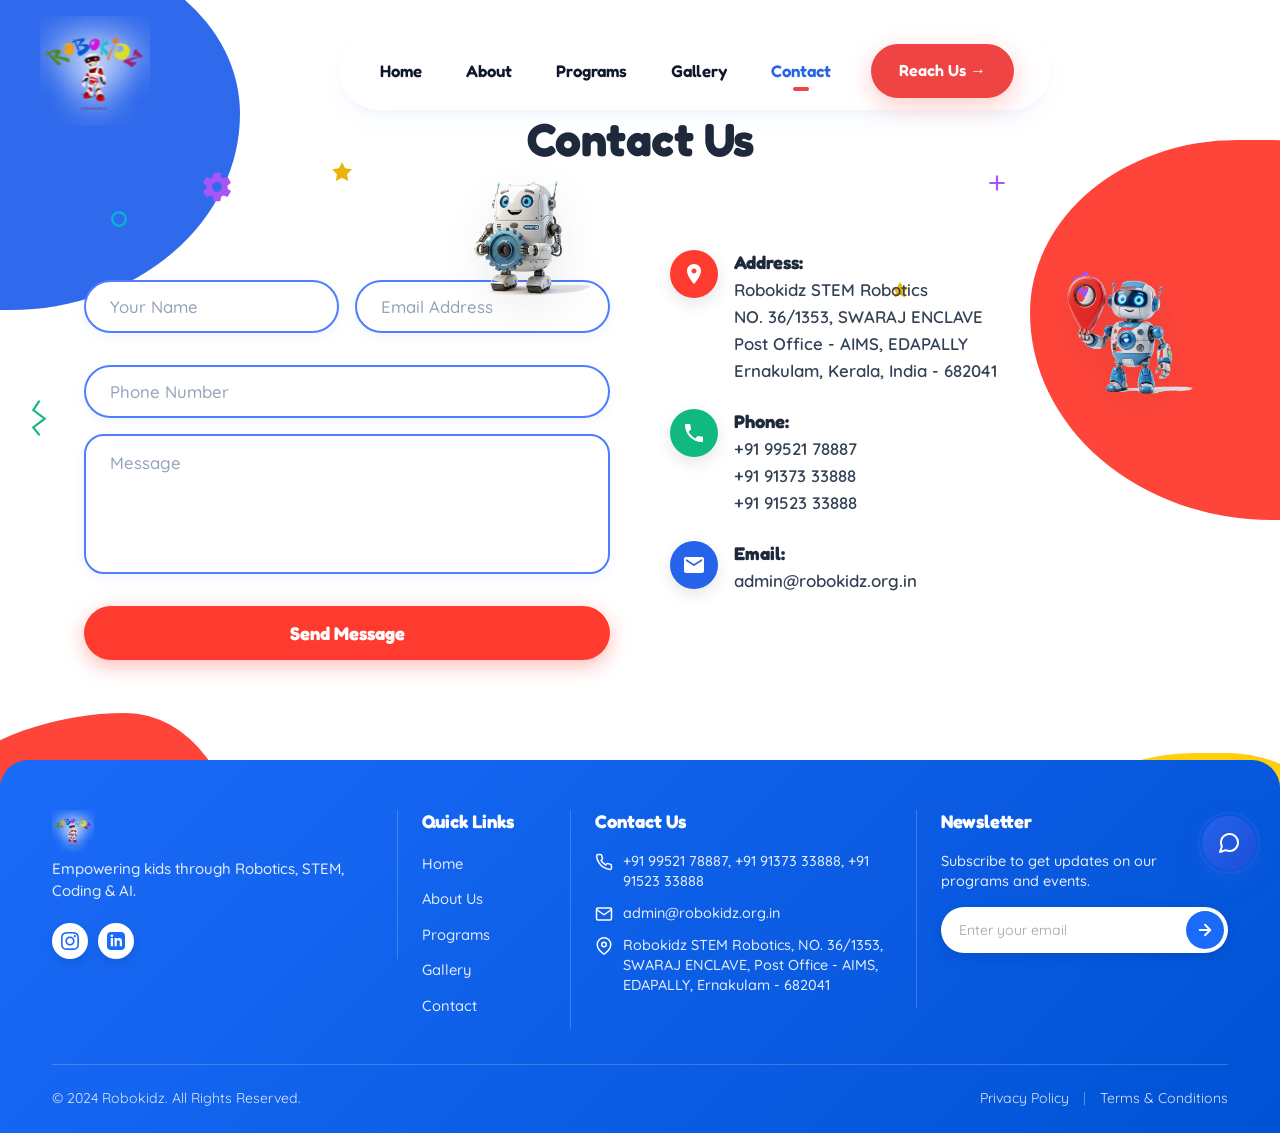
<file: contact.html>
<!DOCTYPE html>
<html lang="en">

<head>
    <meta charset="UTF-8">
    <meta name="viewport" content="width=device-width, initial-scale=1.0">
    <title>Contact Us | RoboKidz STEM Education</title>
    <meta name="description"
        content="Get in touch with RoboKidz STEM Education. Have questions about our robotics courses, workshops, or innovation labs? We are here to help.">
    <link rel="icon" type="image/svg+xml"
        href="data:image/svg+xml,<svg xmlns='http://www.w3.org/2000/svg' viewBox='0 0 100 100'><rect width='100' height='100' rx='20' fill='%232F80ED'/><circle cx='50' cy='50' r='20' fill='white'/></svg>">

    <!-- Google Fonts -->
    <link rel="preconnect" href="https://fonts.googleapis.com">
    <link rel="preconnect" href="https://fonts.gstatic.com" crossorigin>
    <link
        href="https://fonts.googleapis.com/css2?family=Fredoka:wght@400;500;600;700;800&family=Quicksand:wght@400;500;600;700;800&display=swap"
        rel="stylesheet">

    <!-- Main, Programs & Contact Redesign Stylesheets -->
    <link rel="stylesheet" href="css/style.css?v=3.0">
    <link rel="stylesheet" href="css/programs-redesign.css?v=3.0">
    <link rel="stylesheet" href="css/contact-redesign.css?v=3.0">
    <link rel="stylesheet" href="css/mobile.css?v=3.1">
</head>

<body class="cnt-body">

    <!-- Organic Corner Blobs (Pixel-Perfect Reference Match) -->
    <div class="cnt-blob cnt-blob-tl"></div>
    <div class="cnt-blob cnt-blob-tr"></div>
    <div class="cnt-blob cnt-blob-bl"></div>
    <div class="cnt-blob cnt-blob-br"></div>

    <!-- Floating Decorative Elements -->
    <div class="cnt-decor cnt-gear-purple-1">
        <svg width="34" height="34" viewBox="0 0 24 24" fill="currentColor">
            <path
                d="M19.43 12.98c.04-.32.07-.64.07-.98s-.03-.66-.07-.98l2.11-1.65c.19-.15.24-.42.12-.64l-2-3.46c-.12-.22-.39-.3-.61-.22l-2.49 1c-.52-.4-1.08-.73-1.69-.98l-.38-2.65C14.46 2.18 14.25 2 14 2h-4c-.25 0-.46.18-.49.42l-.38 2.65c-.61.25-1.17.59-1.69.98l-2.49-1c-.23-.09-.49 0-.61.22l-2 3.46c-.13.22-.07.49.12.64l2.11 1.65c-.04.32-.07.65-.07.98s.03.66.07.98l-2.11 1.65c-.19.15-.24.42-.12.64l2 3.46c.12.22.39.3.61.22l2.49-1c.52.4 1.08.73 1.69.98l.38 2.65c.03.24.24.42.49.42h4c.25 0 .46-.18.49-.42l.38-2.65c.61-.25 1.17-.59 1.69-.98l2.49 1c.23.09.49 0 .61-.22l2-3.46c.12-.22.07-.49-.12-.64l-2.11-1.65zM12 15.5c-1.93 0-3.5-1.57-3.5-3.5s1.57-3.5 3.5-3.5 3.5 1.57 3.5 3.5-1.57 3.5-3.5 3.5z" />
        </svg>
    </div>

    <div class="cnt-decor cnt-gear-purple-2">
        <svg width="30" height="30" viewBox="0 0 24 24" fill="currentColor">
            <path
                d="M19.43 12.98c.04-.32.07-.64.07-.98s-.03-.66-.07-.98l2.11-1.65c.19-.15.24-.42.12-.64l-2-3.46c-.12-.22-.39-.3-.61-.22l-2.49 1c-.52-.4-1.08-.73-1.69-.98l-.38-2.65C14.46 2.18 14.25 2 14 2h-4c-.25 0-.46.18-.49.42l-.38 2.65c-.61.25-1.17.59-1.69.98l-2.49-1c-.23-.09-.49 0-.61.22l-2 3.46c-.13.22-.07.49.12.64l2.11 1.65c-.04.32-.07.65-.07.98s.03.66.07.98l-2.11 1.65c-.19.15-.24.42-.12.64l2 3.46c.12.22.39.3.61.22l2.49-1c.52.4 1.08.73 1.69.98l.38 2.65c.03.24.24.42.49.42h4c.25 0 .46-.18.49-.42l.38-2.65c.61-.25 1.17-.59 1.69-.98l2.49 1c.23.09.49 0 .61-.22l2-3.46c.12-.22.07-.49-.12-.64l-2.11-1.65zM12 15.5c-1.93 0-3.5-1.57-3.5-3.5s1.57-3.5 3.5-3.5 3.5 1.57 3.5 3.5-1.57 3.5-3.5 3.5z" />
        </svg>
    </div>

    <div class="cnt-decor cnt-star-yellow-1">
        <svg width="24" height="24" viewBox="0 0 24 24" fill="currentColor">
            <path d="M12 2l3.09 6.26L22 9.27l-5 4.87 1.18 6.88L12 17.77l-6.18 3.25L7 14.14 2 9.27l6.91-1.01L12 2z" />
        </svg>
    </div>

    <div class="cnt-decor cnt-star-yellow-2">
        <svg width="20" height="20" viewBox="0 0 24 24" fill="currentColor">
            <path d="M12 2l3.09 6.26L22 9.27l-5 4.87 1.18 6.88L12 17.77l-6.18 3.25L7 14.14 2 9.27l6.91-1.01L12 2z" />
        </svg>
    </div>

    <div class="cnt-decor cnt-plus-purple-1">
        <svg width="26" height="26" viewBox="0 0 24 24" fill="currentColor">
            <path d="M19 13h-6v6h-2v-6H5v-2h6V5h2v6h6v2z" />
        </svg>
    </div>

    <div class="cnt-decor cnt-plus-purple-2">
        <svg width="24" height="24" viewBox="0 0 24 24" fill="currentColor">
            <path d="M19 13h-6v6h-2v-6H5v-2h6V5h2v6h6v2z" />
        </svg>
    </div>

    <div class="cnt-decor cnt-plus-blue-1">
        <svg width="28" height="28" viewBox="0 0 24 24" fill="currentColor">
            <path d="M19 13h-6v6h-2v-6H5v-2h6V5h2v6h6v2z" />
        </svg>
    </div>

    <div class="cnt-decor cnt-ring-cyan">
        <svg width="18" height="18" viewBox="0 0 24 24" fill="none" stroke="currentColor" stroke-width="3">
            <circle cx="12" cy="12" r="9" />
        </svg>
    </div>

    <div class="cnt-decor cnt-zigzag-green-1">
        <svg width="18" height="36" viewBox="0 0 20 50" fill="none" stroke="currentColor" stroke-width="3"
            stroke-linecap="round">
            <path d="M10 2 L2 14 L18 26 L2 38 L10 48" />
        </svg>
    </div>

    <div class="cnt-decor cnt-zigzag-green-2">
        <svg width="18" height="36" viewBox="0 0 20 50" fill="none" stroke="currentColor" stroke-width="3"
            stroke-linecap="round">
            <path d="M10 2 L2 14 L18 26 L2 38 L10 48" />
        </svg>
    </div>

    <!-- Sticky Header Wrapper -->
    <div class="header-wrapper">
        <a href="index.html" class="logo header-wrapper-logo">
            <img src="assets/logo.avif" alt="RoboKidz Logo">
        </a>

        <header class="header">
            <div class="container">
                <button class="mobile-toggle" aria-label="Toggle Navigation">
                    <span></span>
                    <span></span>
                    <span></span>
                </button>

                <ul class="nav-menu">
                    <li><a href="index.html" class="nav-link">Home</a></li>
                    <li><a href="about.html" class="nav-link">About</a></li>
                    <li><a href="programs.html" class="nav-link">Programs</a></li>
                    <li><a href="gallery.html" class="nav-link">Gallery</a></li>
                    <li><a href="contact.html" class="nav-link active">Contact</a></li>
                    <li class="nav-btn-mobile"><a href="contact.html" class="btn btn-red">Reach Us &rarr;</a></li>
                </ul>

                <a href="contact.html" class="btn btn-red header-btn">Reach Us &rarr;</a>
            </div>
        </header>
    </div>

    <!-- Page Heading -->
    <section class="cnt-hero-section">
        <div class="cnt-container">
            <h1 class="cnt-hero-title">Contact Us</h1>
        </div>
    </section>

    <!-- Contact Main Section (2 Columns) -->
    <section class="cnt-section">
        <div class="cnt-container">
            <div class="cnt-grid">

                <!-- Left Side: Robot & Form -->
                <div class="cnt-left-wrapper">
                    <div class="cnt-left-header">
                        <img src="assets/contact-robot-gear.png" alt="RoboKidz Robot holding gear"
                            class="cnt-robot-gear-img">
                    </div>

                    <form class="cnt-form"
                        onsubmit="event.preventDefault(); alert('Thank you for reaching out! Our team will contact you shortly.');">
                        <!-- Row 1: Name & Email -->
                        <div class="cnt-form-row-2">
                            <div class="cnt-form-group">
                                <input type="text" class="cnt-input-pill" placeholder="Your Name" required>
                            </div>
                            <div class="cnt-form-group">
                                <input type="email" class="cnt-input-pill" placeholder="Email Address" required>
                            </div>
                        </div>

                        <!-- Row 2: Phone Number -->
                        <div class="cnt-form-group">
                            <input type="tel" class="cnt-input-pill" placeholder="Phone Number" required>
                        </div>

                        <!-- Row 3: Message -->
                        <div class="cnt-form-group">
                            <textarea class="cnt-textarea-box" placeholder="Message" required></textarea>
                        </div>

                        <!-- Submit Button -->
                        <button type="submit" class="cnt-btn-send">Send Message</button>
                    </form>
                </div>

                <!-- Right Side: Contact Details -->
                <div class="cnt-right-wrapper">

                    <!-- Small Robot holding location pin -->
                    <img src="assets/contact-robot-pin.png" alt="RoboKidz Robot holding location pin"
                        class="cnt-robot-pin-img">

                    <div class="cnt-info-list">
                        <!-- Address -->
                        <div class="cnt-info-item">
                            <div class="cnt-icon-circle red">
                                <svg viewBox="0 0 24 24">
                                    <path
                                        d="M12 2C8.13 2 5 5.13 5 9c0 5.25 7 13 7 13s7-7.75 7-13c0-3.87-3.13-7-7-7zm0 9.5c-1.38 0-2.5-1.12-2.5-2.5s1.12-2.5 2.5-2.5 2.5 1.12 2.5 2.5-1.12 2.5-2.5 2.5z" />
                                </svg>
                            </div>
                            <div class="cnt-info-content">
                                <span class="cnt-info-title">Address:</span>
                                <span class="cnt-info-value">
                                    Robokidz STEM Robotics<br>
                                    NO. 36/1353, SWARAJ ENCLAVE<br>
                                    Post Office - AIMS, EDAPALLY<br>
                                    Ernakulam, Kerala, India - 682041
                                </span>
                            </div>
                        </div>

                        <!-- Phone -->
                        <div class="cnt-info-item">
                            <div class="cnt-icon-circle green">
                                <svg viewBox="0 0 24 24">
                                    <path
                                        d="M6.62 10.79c1.44 2.83 3.76 5.14 6.59 6.59l2.2-2.2c.27-.27.67-.36 1.02-.24 1.12.37 2.33.57 3.57.57.55 0 1 .45 1 1V20c0 .55-.45 1-1 1-9.39 0-17-7.61-17-17 0-.55.45-1 1-1h3.5c.55 0 1 .45 1 1 0 1.25.2 2.45.57 3.57.11.35.03.74-.25 1.02l-2.2 2.2z" />
                                </svg>
                            </div>
                            <div class="cnt-info-content">
                                <span class="cnt-info-title">Phone:</span>
                                <a href="tel:+919952178887" class="cnt-info-value">+91 99521 78887</a>
                                <a href="tel:+919137333888" class="cnt-info-value">+91 91373 33888</a>
                                <a href="tel:+919152333888" class="cnt-info-value">+91 91523 33888</a>
                            </div>
                        </div>

                        <!-- Email -->
                        <div class="cnt-info-item">
                            <div class="cnt-icon-circle blue">
                                <svg viewBox="0 0 24 24">
                                    <path
                                        d="M20 4H4c-1.1 0-1.99.9-1.99 2L2 18c0 1.1.9 2 2 2h16c1.1 0 2-.9 2-2V6c0-1.1-.9-2-2-2zm0 4l-8 5-8-5V6l8 5 8-5v2z" />
                                </svg>
                            </div>
                            <div class="cnt-info-content">
                                <span class="cnt-info-title">Email:</span>
                                <a href="mailto:admin@robokidz.org.in" class="cnt-info-value">admin@robokidz.org.in</a>
                            </div>
                        </div>
                    </div>


                </div>

            </div>

        </div>
    </section>

    <!-- Footer -->
    <footer class="footer">
        <div class="container">
            <div class="footer-grid">
                <!-- Column 1: Logo & About -->
                <div class="footer-col">
                    <a href="index.html" class="footer-logo">
                        <img src="assets/logo.avif" alt="RoboKidz Logo">
                    </a>
                    <p class="footer-desc">Empowering kids through Robotics, STEM, Coding & AI.</p>
                    <div class="social-links-circular">
                        <a href="https://www.instagram.com/robokidz_stemrobotics?psln=MXRjODAyNG9sY2lkYg==" target="_blank" rel="noopener noreferrer" class="social-icon-circle ig" aria-label="Instagram">
                            <svg viewBox="0 0 24 24" aria-hidden="true">
                                <path fill="currentColor"
                                    d="M12 2.163c3.204 0 3.584.012 4.85.07 3.252.148 4.771 1.691 4.919 4.919.058 1.265.069 1.645.069 4.849 0 3.205-.012 3.584-.069 4.849-.149 3.225-1.664 4.771-4.919 4.919-1.266.058-1.644.07-4.85.07-3.204 0-3.584-.012-4.849-.07-3.26-.149-4.771-1.699-4.919-4.92-.058-1.265-.07-1.644-.07-4.849 0-3.204.013-3.583.07-4.849.149-3.227 1.664-4.771 4.919-4.919 1.266-.057 1.645-.069 4.849-.069zm0-2.163c-3.259 0-3.667.014-4.947.072-4.358.2-6.78 2.618-6.98 6.98-.059 1.281-.073 1.689-.073 4.948 0 3.259.014 3.668.072 4.948.2 4.358 2.618 6.78 6.98 6.98 1.281.058 1.689.072 4.948.072 3.259 0 3.668-.014 4.948-.072 4.354-.2 6.782-2.618 6.979-6.98.059-1.28.073-1.689.073-4.948 0-3.259-.014-3.667-.072-4.947-.196-4.354-2.617-6.78-6.979-6.98-1.281-.059-1.69-.073-4.949-.073zm0 5.838c-3.403 0-6.162 2.759-6.162 6.162s2.759 6.163 6.162 6.163 6.162-2.759 6.162-6.163c0-3.403-2.759-6.162-6.162-6.162zm0 10.162c-2.209 0-4-1.79-4-4 0-2.209 1.791-4 4-4s4 1.791 4 4c0 2.21-1.791 4-4 4zm6.406-11.845c-.796 0-1.441.645-1.441 1.44s.645 1.44 1.441 1.44c.795 0 1.439-.645 1.439-1.44s-.644-1.44-1.439-1.44z" />
                            </svg>
                        </a>
                        <a href="https://www.linkedin.com/company/robokidz-innovative-solutions-pvt-ltd/" target="_blank" rel="noopener noreferrer" class="social-icon-circle li" aria-label="LinkedIn">
                            <svg viewBox="0 0 24 24" aria-hidden="true">
                                <path fill="currentColor"
                                    d="M19 0h-14c-2.761 0-5 2.239-5 5v14c0 2.761 2.239 5 5 5h14c2.762 0 5-2.239 5-5v-14c0-2.761-2.238-5-5-5zm-11 19h-3v-11h3v11zm-1.5-12.268c-.966 0-1.75-.779-1.75-1.75s.784-1.75 1.75-1.75 1.75.779 1.75 1.75-.784 1.75-1.75 1.75zm13.5 12.268h-3v-5.604c0-3.368-4-3.113-4 0v5.604h-3v-11h3v1.765c1.396-2.586 7-2.777 7 2.476v6.759z" />
                            </svg>
                        </a>
                    </div>
                </div>

                <!-- Column 2: Quick Links -->
                <div class="footer-col">
                    <h4>Quick Links</h4>
                    <ul class="footer-links-list">
                        <li><a href="index.html">Home</a></li>
                        <li><a href="about.html">About Us</a></li>
                        <li><a href="programs.html">Programs</a></li>
                        <li><a href="gallery.html">Gallery</a></li>
                        <li><a href="contact.html">Contact</a></li>
                    </ul>
                </div>

                <!-- Column 3: Contact Us -->
                <div class="footer-col">
                    <h4>Contact Us</h4>
                    <ul class="contact-info-list">
                        <li>
                            <span class="contact-icon">
                                <svg viewBox="0 0 24 24" fill="none" stroke="currentColor" stroke-width="2"
                                    stroke-linecap="round" stroke-linejoin="round">
                                    <path
                                        d="M22 16.92v3a2 2 0 0 1-2.18 2 19.79 19.79 0 0 1-8.63-3.07 19.5 19.5 0 0 1-6-6 19.79 19.79 0 0 1-3.07-8.67A2 2 0 0 1 4.11 2h3a2 2 0 0 1 2 1.72 12.84 12.84 0 0 0 .7 2.81 2 2 0 0 1-.45 2.11L8.09 9.91a16 16 0 0 0 6 6l1.27-1.27a2 2 0 0 1 2.11-.45 12.84 12.84 0 0 0 2.81.7A2 2 0 0 1 22 16.92z" />
                                </svg>
                            </span>
                            <span class="contact-text">+91 99521 78887, +91 91373 33888, +91 91523 33888</span>
                        </li>
                        <li>
                            <span class="contact-icon">
                                <svg viewBox="0 0 24 24" fill="none" stroke="currentColor" stroke-width="2"
                                    stroke-linecap="round" stroke-linejoin="round">
                                    <path
                                        d="M4 4h16c1.1 0 2 .9 2 2v12c0 1.1-.9 2-2 2H4c-1.1 0-2-.9-2-2V6c0-1.1.9-2 2-2z" />
                                    <polyline points="22,6 12,13 2,6" />
                                </svg>
                            </span>
                            <span class="contact-text"><a
                                    href="mailto:admin@robokidz.org.in">admin@robokidz.org.in</a></span>
                        </li>
                        <li>
                            <span class="contact-icon">
                                <svg viewBox="0 0 24 24" fill="none" stroke="currentColor" stroke-width="2"
                                    stroke-linecap="round" stroke-linejoin="round">
                                    <path d="M21 10c0 7-9 13-9 13s-9-6-9-13a9 9 0 0 1 18 0z" />
                                    <circle cx="12" cy="10" r="3" />
                                </svg>
                            </span>
                            <span class="contact-text">Robokidz STEM Robotics, NO. 36/1353, SWARAJ ENCLAVE, Post
                                Office - AIMS, EDAPALLY, Ernakulam - 682041</span>
                        </li>
                    </ul>
                </div>

                <!-- Column 4: Newsletter -->
                <div class="footer-col">
                    <h4>Newsletter</h4>
                    <p class="newsletter-desc">Subscribe to get updates on our programs and events.</p>
                    <form class="newsletter-pill-form" onsubmit="event.preventDefault();">
                        <div class="newsletter-input-wrapper">
                            <input type="email" placeholder="Enter your email" required>
                            <button type="submit" class="newsletter-submit-btn" aria-label="Subscribe">
                                <svg viewBox="0 0 24 24" fill="none" stroke="currentColor" stroke-width="2.5"
                                    stroke-linecap="round" stroke-linejoin="round">
                                    <line x1="5" y1="12" x2="19" y2="12" />
                                    <polyline points="12 5 19 12 12 19" />
                                </svg>
                            </button>
                        </div>
                    </form>
                </div>
            </div>

            <!-- Footer Bottom -->
            <div class="footer-bottom">
                <p>&copy; 2024 Robokidz. All Rights Reserved.</p>
                <ul class="footer-bottom-links">
                    <li><a href="#">Privacy Policy</a></li>
                    <li><span class="footer-divider">|</span></li>
                    <li><a href="#">Terms & Conditions</a></li>
                </ul>
            </div>
        </div>
    </footer>

    <!-- Main JavaScript Application -->
    <script src="js/main.js"></script>
</body>

</html>
</file>
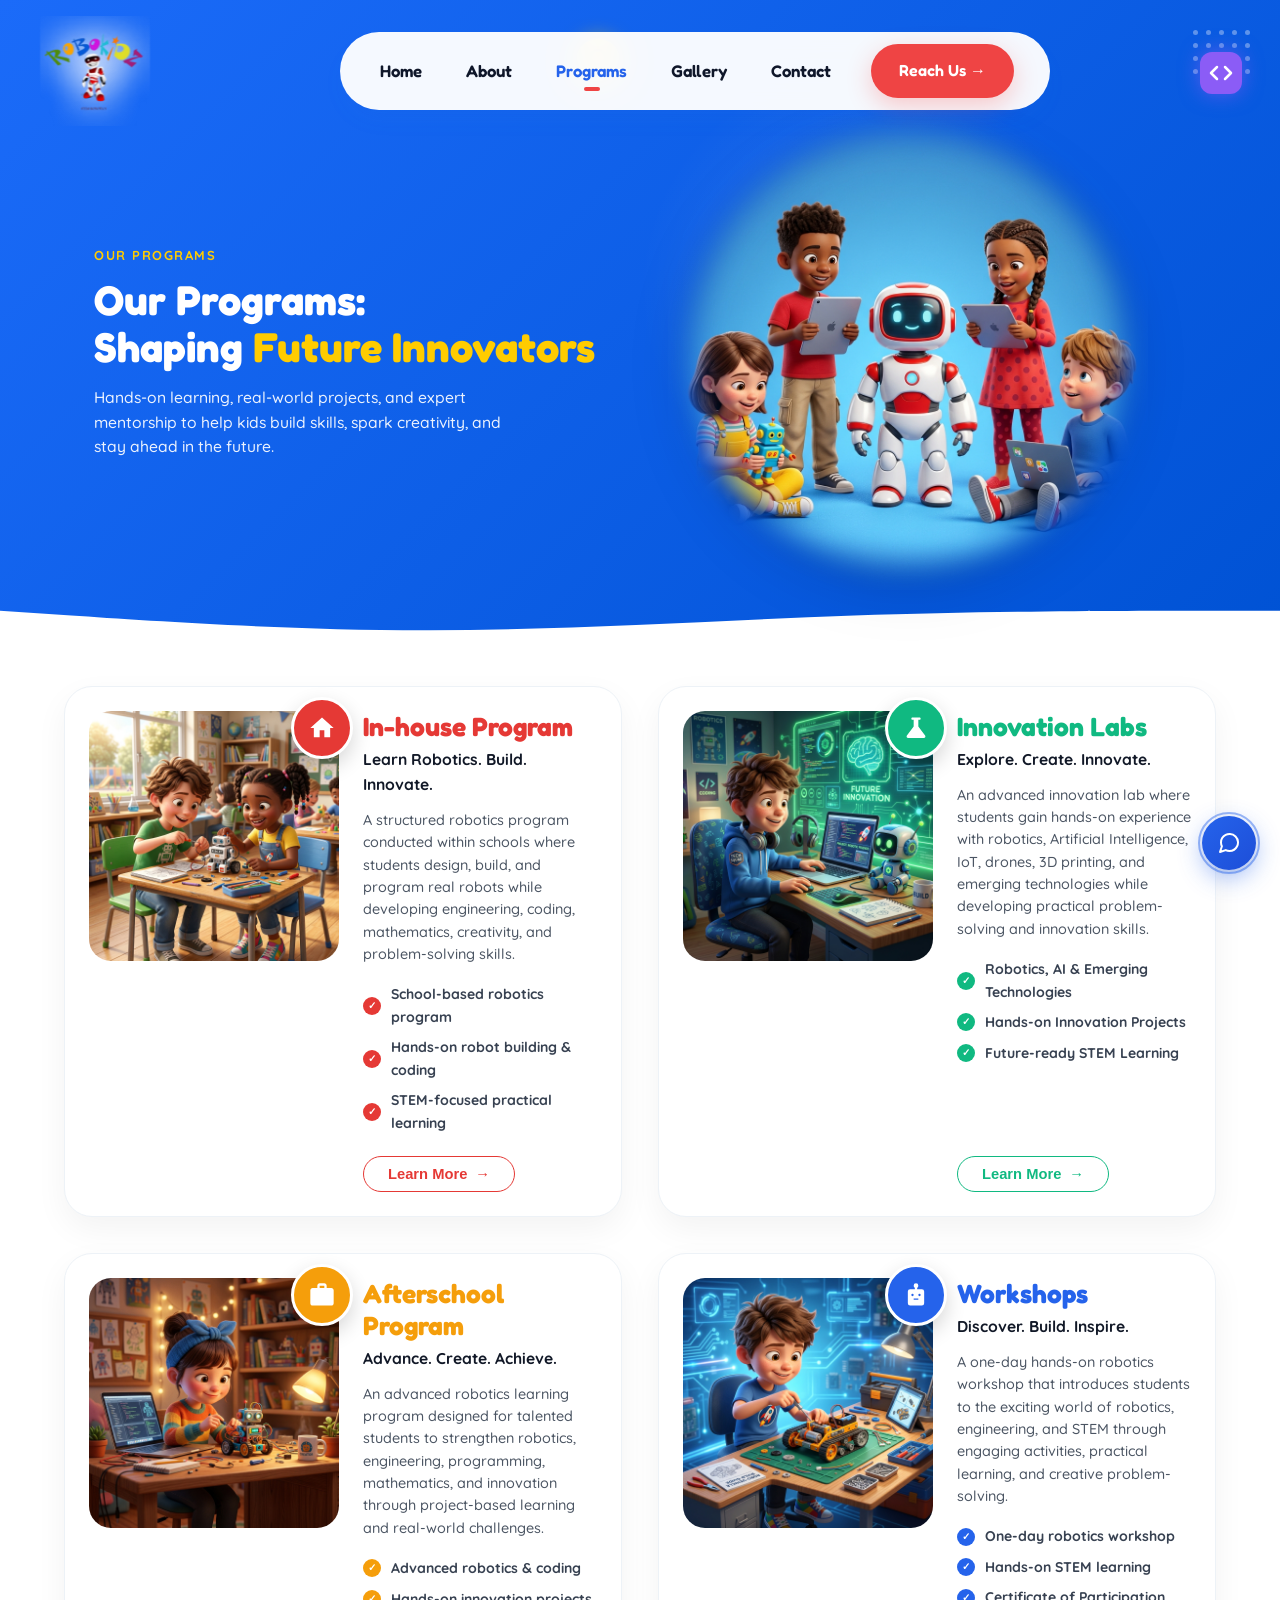
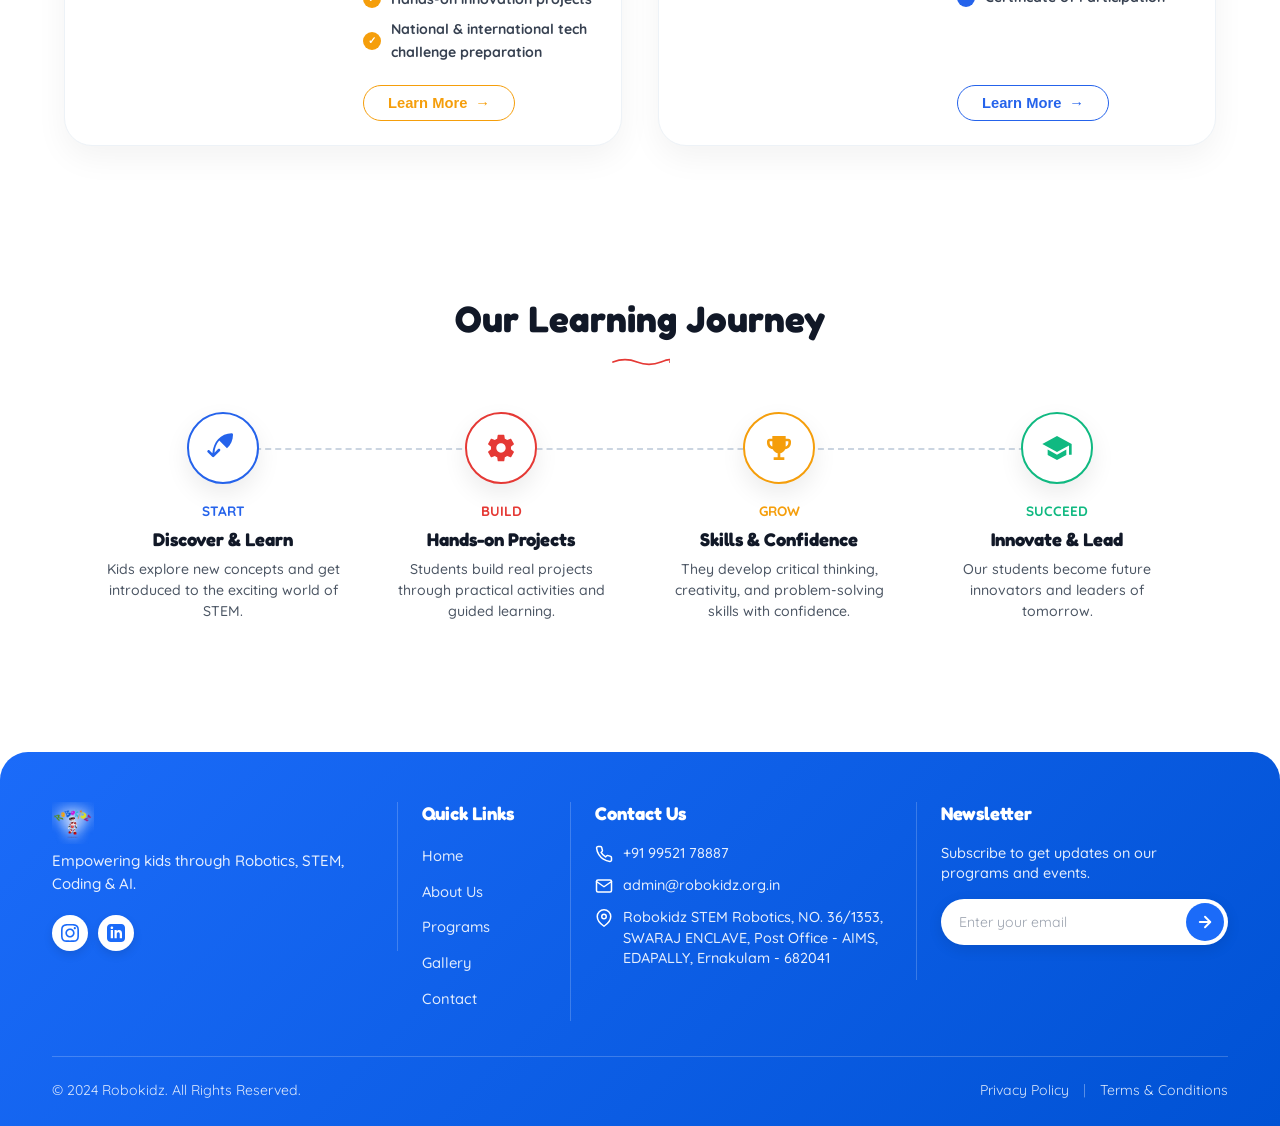
<file: programs.html>
<!DOCTYPE html>
<html lang="en">

<head>
    <meta charset="UTF-8">
    <meta name="viewport" content="width=device-width, initial-scale=1.0">
    <title>Our Programs | RoboKidz STEM Education</title>
    <meta name="description"
        content="Hands-on learning, real-world projects, and expert mentorship to help kids build skills, spark creativity, and stay ahead in the future.">
    <link rel="icon" type="image/svg+xml"
        href="data:image/svg+xml,<svg xmlns='http://www.w3.org/2000/svg' viewBox='0 0 100 100'><rect width='100' height='100' rx='20' fill='%232F80ED'/><circle cx='50' cy='50' r='20' fill='white'/></svg>">

    <!-- Google Fonts -->
    <link rel="preconnect" href="https://fonts.googleapis.com">
    <link rel="preconnect" href="https://fonts.gstatic.com" crossorigin>
    <link
        href="https://fonts.googleapis.com/css2?family=Fredoka:wght@400;500;600;700;800&family=Quicksand:wght@400;500;600;700;800&display=swap"
        rel="stylesheet">

    <!-- Main & Redesign Stylesheets -->
    <link rel="stylesheet" href="css/style.css?v=3.0">
    <link rel="stylesheet" href="css/programs-redesign.css?v=3.0">
    <link rel="stylesheet" href="css/mobile.css?v=3.1">
</head>

<body class="ref-programs-body">

    <!-- Sticky Header Wrapper -->
    <div class="header-wrapper">
        <a href="index.html" class="logo header-wrapper-logo">
            <img src="assets/logo.avif" alt="RoboKidz Logo">
        </a>

        <header class="header">
            <div class="container">
                <button class="mobile-toggle" aria-label="Toggle Navigation">
                    <span></span>
                    <span></span>
                    <span></span>
                </button>

                <ul class="nav-menu">
                    <li><a href="index.html" class="nav-link">Home</a></li>
                    <li><a href="about.html" class="nav-link">About</a></li>
                    <li><a href="programs.html" class="nav-link active">Programs</a></li>
                    <li><a href="gallery.html" class="nav-link">Gallery</a></li>
                    <li><a href="contact.html" class="nav-link">Contact</a></li>
                    <li class="nav-btn-mobile"><a href="contact.html" class="btn btn-red">Reach Us &rarr;</a></li>
                </ul>

                <a href="contact.html" class="btn btn-red header-btn">Reach Us &rarr;</a>
            </div>
        </header>
    </div>

    <!-- Hero Section -->
    <section class="ref-hero-section">
        <!-- Background Light Glow -->
        <div class="ref-hero-bg-glow"></div>

        <!-- Dots Grid Top Right -->
        <div class="ref-dots-grid">
            <span></span><span></span><span></span><span></span><span></span>
            <span></span><span></span><span></span><span></span><span></span>
            <span></span><span></span><span></span><span></span><span></span>
            <span></span><span></span><span></span><span></span><span></span>
        </div>

        <!-- Floating Graphics -->
        <div class="ref-floating-icon ref-icon-bulb">
            <svg width="26" height="26" viewBox="0 0 24 24" fill="none" stroke="#111827" stroke-width="2.5"
                stroke-linecap="round" stroke-linejoin="round">
                <path
                    d="M9 18h6m-5 3h4M12 2a7 7 0 0 0-7 7c0 2.38 1.19 4.47 3 5.74V17c0 .55.45 1 1 1h6c.55 0 1-.45 1-1v-2.26c1.81-1.27 3-3.36 3-5.74a7 7 0 0 0-7-7z" />
            </svg>
        </div>
        <div class="ref-floating-icon ref-icon-code">
            <svg width="24" height="24" viewBox="0 0 24 24" fill="none" stroke="currentColor" stroke-width="2.5"
                stroke-linecap="round" stroke-linejoin="round">
                <polyline points="16 18 22 12 16 6" />
                <polyline points="8 6 2 12 8 18" />
            </svg>
        </div>

        <div class="ref-hero-container">
            <div class="ref-hero-left">
                <span class="ref-hero-tag">OUR PROGRAMS</span>
                <h1 class="ref-hero-title">Our Programs:<br>Shaping <span class="highlight">Future Innovators</span>
                </h1>
                <p class="ref-hero-desc">Hands-on learning, real-world projects, and expert mentorship to help kids
                    build skills, spark creativity, and stay ahead in the future.</p>
            </div>

            <div class="ref-hero-right">
                <div class="ref-hero-image-wrapper">
                    <img src="assets/hero-robot-ref.png" alt="RoboKidz 3D Robot with Children" class="ref-hero-img">
                </div>
            </div>
        </div>

        <!-- Wave Transition SVG -->
        <div class="ref-hero-wave">
            <svg viewBox="0 0 1440 120" fill="none" preserveAspectRatio="none">
                <path
                    d="M0,32L80,42.7C160,53,320,75,480,74.7C640,75,800,53,960,42.7C1120,32,1280,32,1360,32L1440,32L1440,120L1360,120C1280,120,1120,120,960,120C800,120,640,120,480,120C320,120,160,120,80,120L0,120Z"
                    fill="#ffffff"></path>
            </svg>
        </div>
    </section>

    <!-- Programs Grid Section (4 Cards) -->
    <section class="ref-programs-section">
        <div class="ref-programs-container">
            <div class="ref-programs-grid">

                <!-- Card 1: In-house Program (Red Theme) -->
                <div class="ref-card">
                    <div class="ref-card-img-container">
                        <!-- Top Circular Icon Badge Overlapping Top Right -->
                        <div class="ref-card-badge red">
                            <svg viewBox="0 0 24 24">
                                <path d="M10 20v-6h4v6h5v-8h3L12 3 2 12h3v8z" />
                            </svg>
                        </div>
                        <img src="assets/card-inhouse.png" alt="In-house Program" class="ref-card-img">
                    </div>
                    <div class="ref-card-content">
                        <div>
                            <h2 class="ref-card-title red">In-house Program</h2>
                            <div class="ref-card-subtitle">Learn Robotics. Build. Innovate.</div>
                            <p class="ref-card-desc">A structured robotics program conducted within schools where
                                students design, build, and program real robots while developing engineering, coding,
                                mathematics, creativity, and problem-solving skills.</p>

                            <ul class="ref-card-bullets">
                                <li class="ref-card-bullet-item">
                                    <span class="ref-check-icon red">&#10003;</span>
                                    <span>School-based robotics program</span>
                                </li>
                                <li class="ref-card-bullet-item">
                                    <span class="ref-check-icon red">&#10003;</span>
                                    <span>Hands-on robot building & coding</span>
                                </li>
                                <li class="ref-card-bullet-item">
                                    <span class="ref-check-icon red">&#10003;</span>
                                    <span>STEM-focused practical learning</span>
                                </li>
                            </ul>
                        </div>

                        <button type="button" class="ref-card-btn red" id="openInhouseModal"
                            onclick="document.getElementById('inhouseProgramModal').classList.add('open'); document.body.style.overflow='hidden';"
                            aria-label="Learn more about In-house Program">Learn More <span>&rarr;</span></button>
                    </div>
                </div>

                <!-- Card 2: Innovation Labs (Green Theme) -->
                <div class="ref-card">
                    <div class="ref-card-img-container">
                        <!-- Top Circular Icon Badge Overlapping Top Right -->
                        <div class="ref-card-badge green">
                            <svg viewBox="0 0 24 24">
                                <path
                                    d="M19.8 18.4L14 10.67V5h1c.55 0 1-.45 1-1s-.45-1-1-1H9c-.55 0-1 .45-1 1s.45 1 1 1h1v5.67L4.2 18.4c-.67.9-.03 2.16 1.1 2.16h13.4c1.13 0 1.77-1.26 1.1-2.16z" />
                            </svg>
                        </div>
                        <img src="assets/card-innovation.png" alt="Innovation Labs" class="ref-card-img">
                    </div>
                    <div class="ref-card-content">
                        <div>
                            <h2 class="ref-card-title green">Innovation Labs</h2>
                            <div class="ref-card-subtitle">Explore. Create. Innovate.</div>
                            <p class="ref-card-desc">An advanced innovation lab where students gain hands-on experience
                                with robotics, Artificial Intelligence, IoT, drones, 3D printing, and emerging
                                technologies while developing practical problem-solving and innovation skills.</p>

                            <ul class="ref-card-bullets">
                                <li class="ref-card-bullet-item">
                                    <span class="ref-check-icon green">&#10003;</span>
                                    <span>Robotics, AI & Emerging Technologies</span>
                                </li>
                                <li class="ref-card-bullet-item">
                                    <span class="ref-check-icon green">&#10003;</span>
                                    <span>Hands-on Innovation Projects</span>
                                </li>
                                <li class="ref-card-bullet-item">
                                    <span class="ref-check-icon green">&#10003;</span>
                                    <span>Future-ready STEM Learning</span>
                                </li>
                            </ul>
                        </div>

                        <button type="button" class="ref-card-btn green" id="openInnovationModal"
                            onclick="document.getElementById('innovationProgramModal').classList.add('open'); document.body.style.overflow='hidden';"
                            aria-label="Learn more about Innovation Labs">Learn More <span>&rarr;</span></button>
                    </div>
                </div>

                <!-- Card 3: Afterschool Program (Orange Theme) -->
                <div class="ref-card">
                    <div class="ref-card-img-container">
                        <!-- Top Circular Icon Badge Overlapping Top Right -->
                        <div class="ref-card-badge orange">
                            <svg viewBox="0 0 24 24">
                                <path
                                    d="M20 6h-4V4c0-1.11-.89-2-2-2h-4c-1.11 0-2 .89-2 2v2H4c-1.11 0-1.99.89-1.99 2L2 19c0 1.11.89 2 2 2h16c1.11 0 2-.89 2-2V8c0-1.11-.89-2-2-2zm-6 0h-4V4h4v2z" />
                            </svg>
                        </div>
                        <img src="assets/card-afterschool.png" alt="Afterschool Program" class="ref-card-img">
                    </div>
                    <div class="ref-card-content">
                        <div>
                            <h2 class="ref-card-title orange">Afterschool Program</h2>
                            <div class="ref-card-subtitle">Advance. Create. Achieve.</div>
                            <p class="ref-card-desc">An advanced robotics learning program designed for talented
                                students to strengthen robotics, engineering, programming, mathematics, and innovation
                                through project-based learning and real-world challenges.</p>

                            <ul class="ref-card-bullets">
                                <li class="ref-card-bullet-item">
                                    <span class="ref-check-icon orange">&#10003;</span>
                                    <span>Advanced robotics & coding</span>
                                </li>
                                <li class="ref-card-bullet-item">
                                    <span class="ref-check-icon orange">&#10003;</span>
                                    <span>Hands-on innovation projects</span>
                                </li>
                                <li class="ref-card-bullet-item">
                                    <span class="ref-check-icon orange">&#10003;</span>
                                    <span>National & international tech challenge preparation</span>
                                </li>
                            </ul>
                        </div>

                        <button type="button" class="ref-card-btn orange" id="openAfterschoolModal"
                            onclick="document.getElementById('afterschoolProgramModal').classList.add('open'); document.body.style.overflow='hidden';"
                            aria-label="Learn more about Afterschool Program">Learn More <span>&rarr;</span></button>
                    </div>
                </div>

                <!-- Card 4: Workshops (Blue Theme) -->
                <div class="ref-card">
                    <div class="ref-card-img-container">
                        <!-- Top Circular Icon Badge Overlapping Top Right -->
                        <div class="ref-card-badge blue">
                            <svg viewBox="0 0 24 24">
                                <path
                                    d="M12 2a2 2 0 0 1 2 2c0 .74-.4 1.38-1 1.72V7h4a2 2 0 0 1 2 2v10a2 2 0 0 1-2 2H7a2 2 0 0 1-2-2V9a2 2 0 0 1 2-2h4V5.72A2.001 2.001 0 0 1 10 4a2 2 0 0 1 2-2zm-3 9a1 1 0 1 0 0 2 1 1 0 0 0 0-2zm6 0a1 1 0 1 0 0 2 1 1 0 0 0 0-2zm-5 4v1h4v-1h-4z" />
                            </svg>
                        </div>
                        <img src="assets/card-workshop.png" alt="Workshops" class="ref-card-img">
                    </div>
                    <div class="ref-card-content">
                        <div>
                            <h2 class="ref-card-title blue">Workshops</h2>
                            <div class="ref-card-subtitle">Discover. Build. Inspire.</div>
                            <p class="ref-card-desc">A one-day hands-on robotics workshop that introduces students to
                                the exciting world of robotics, engineering, and STEM through engaging activities,
                                practical learning, and creative problem-solving.</p>

                            <ul class="ref-card-bullets">
                                <li class="ref-card-bullet-item">
                                    <span class="ref-check-icon blue">&#10003;</span>
                                    <span>One-day robotics workshop</span>
                                </li>
                                <li class="ref-card-bullet-item">
                                    <span class="ref-check-icon blue">&#10003;</span>
                                    <span>Hands-on STEM learning</span>
                                </li>
                                <li class="ref-card-bullet-item">
                                    <span class="ref-check-icon blue">&#10003;</span>
                                    <span>Certificate of Participation</span>
                                </li>
                            </ul>
                        </div>

                        <button type="button" class="ref-card-btn blue" id="openWorkshopModal"
                            onclick="document.getElementById('workshopProgramModal').classList.add('open'); document.body.style.overflow='hidden';"
                            aria-label="Learn more about Workshops">Learn More <span>&rarr;</span></button>
                    </div>
                </div>

            </div>
        </div>
    </section>

    <!-- Learning Journey Section -->
    <section class="ref-journey-section">
        <div class="ref-journey-container">

            <div class="ref-journey-heading-wrapper">
                <h2 class="ref-journey-title">Our Learning Journey</h2>
                <div class="ref-journey-scribble">
                    <svg viewBox="0 0 100 20" fill="none" stroke="#e53935" stroke-width="3" stroke-linecap="round">
                        <path d="M5,10 Q25,2 45,10 T85,10 T100,10" />
                    </svg>
                </div>
            </div>

            <div class="ref-journey-steps">
                <div class="ref-journey-line"></div>

                <!-- Milestone 1: Start -->
                <div class="ref-journey-step-item">
                    <div class="ref-journey-icon-box blue">
                        <svg viewBox="0 0 24 24">
                            <path
                                d="M9.19 6.35c-2.04 2.29-3.44 5.58-3.57 9.15l2.67-2.67c.39-.39 1.02-.39 1.41 0s.39 1.02 0 1.41l-4.39 4.39c-.39.39-1.02.39-1.41 0L.51 15.24c-.39-.39-.39-1.02 0-1.41s1.02-.39 1.41 0l2.12 2.12c.31-4.07 1.87-7.85 4.25-10.42 2.65-2.87 6.31-4.5 10.21-4.53.55 0 1 .45 1 1 0 3.9-1.63 7.56-4.5 10.21z" />
                        </svg>
                    </div>
                    <div class="ref-journey-step-tag blue">Start</div>
                    <h3 class="ref-journey-step-title">Discover & Learn</h3>
                    <p class="ref-journey-step-desc">Kids explore new concepts and get introduced to the exciting world
                        of STEM.</p>
                </div>

                <!-- Milestone 2: Build -->
                <div class="ref-journey-step-item">
                    <div class="ref-journey-icon-box red">
                        <svg viewBox="0 0 24 24">
                            <path
                                d="M19.43 12.98c.04-.32.07-.64.07-.98s-.03-.66-.07-.98l2.11-1.65c.19-.15.24-.42.12-.64l-2-3.46c-.12-.22-.39-.3-.61-.22l-2.49 1c-.52-.4-1.08-.73-1.69-.98l-.38-2.65C14.46 2.18 14.25 2 14 2h-4c-.25 0-.46.18-.49.42l-.38 2.65c-.61.25-1.17.59-1.69.98l-2.49-1c-.23-.09-.49 0-.61.22l-2 3.46c-.13.22-.07.49.12.64l2.11 1.65c-.04.32-.07.65-.07.98s.03.66.07.98l-2.11 1.65c-.19.15-.24.42-.12.64l2 3.46c.12.22.39.3.61.22l2.49-1c.52.4 1.08.73 1.69.98l.38 2.65c.03.24.24.42.49.42h4c.25 0 .46-.18.49-.42l.38-2.65c.61-.25 1.17-.59 1.69-.98l2.49 1c.23.09.49 0 .61-.22l2-3.46c.12-.22.07-.49-.12-.64l-2.11-1.65zM12 15.5c-1.93 0-3.5-1.57-3.5-3.5s1.57-3.5 3.5-3.5 3.5 1.57 3.5 3.5-1.57 3.5-3.5 3.5z" />
                        </svg>
                    </div>
                    <div class="ref-journey-step-tag red">Build</div>
                    <h3 class="ref-journey-step-title">Hands-on Projects</h3>
                    <p class="ref-journey-step-desc">Students build real projects through practical activities and
                        guided learning.</p>
                </div>

                <!-- Milestone 3: Grow -->
                <div class="ref-journey-step-item">
                    <div class="ref-journey-icon-box gold">
                        <svg viewBox="0 0 24 24">
                            <path
                                d="M19 5h-2V3H7v2H5c-1.1 0-2 .9-2 2v1c0 2.55 1.92 4.63 4.39 4.94.63 1.5 1.98 2.63 3.61 2.96V19H8v2h8v-2h-3v-3.1c1.63-.33 2.98-1.46 3.61-2.96C19.08 12.63 21 10.55 21 8V7c0-1.1-.9-2-2-2zM5 8V7h2v3.82C5.84 10.4 5 9.3 5 8zm14 0c0 1.3-.84 2.4-2 2.82V7h2v1z" />
                        </svg>
                    </div>
                    <div class="ref-journey-step-tag gold">Grow</div>
                    <h3 class="ref-journey-step-title">Skills & Confidence</h3>
                    <p class="ref-journey-step-desc">They develop critical thinking, creativity, and problem-solving
                        skills with confidence.</p>
                </div>

                <!-- Milestone 4: Succeed -->
                <div class="ref-journey-step-item">
                    <div class="ref-journey-icon-box green">
                        <svg viewBox="0 0 24 24">
                            <path d="M5 13.18v4L12 21l7-3.82v-4L12 17l-7-3.82zM12 3L1 9l11 6 9-4.91V17h2V9L12 3z" />
                        </svg>
                    </div>
                    <div class="ref-journey-step-tag green">Succeed</div>
                    <h3 class="ref-journey-step-title">Innovate & Lead</h3>
                    <p class="ref-journey-step-desc">Our students become future innovators and leaders of tomorrow.</p>
                </div>

            </div>

        </div>
    </section>

    <!-- Footer -->
    <footer class="footer">
        <div class="container">
            <div class="footer-grid">
                <!-- Column 1: Logo & About -->
                <div class="footer-col">
                    <a href="index.html" class="footer-logo">
                        <img src="assets/logo.avif" alt="RoboKidz Logo">
                    </a>
                    <p class="footer-desc">Empowering kids through Robotics, STEM, Coding & AI.</p>
                    <div class="social-links-circular">
                        <a href="https://www.instagram.com/robokidz_stemrobotics?psln=MXRjODAyNG9sY2lkYg==" target="_blank" rel="noopener noreferrer" class="social-icon-circle ig" aria-label="Instagram">
                            <svg viewBox="0 0 24 24" aria-hidden="true">
                                <path fill="currentColor"
                                    d="M12 2.163c3.204 0 3.584.012 4.85.07 3.252.148 4.771 1.691 4.919 4.919.058 1.265.069 1.645.069 4.849 0 3.205-.012 3.584-.069 4.849-.149 3.225-1.664 4.771-4.919 4.919-1.266.058-1.644.07-4.85.07-3.204 0-3.584-.012-4.849-.07-3.26-.149-4.771-1.699-4.919-4.92-.058-1.265-.07-1.644-.07-4.849 0-3.204.013-3.583.07-4.849.149-3.227 1.664-4.771 4.919-4.919 1.266-.057 1.645-.069 4.849-.069zm0-2.163c-3.259 0-3.667.014-4.947.072-4.358.2-6.78 2.618-6.98 6.98-.059 1.281-.073 1.689-.073 4.948 0 3.259.014 3.668.072 4.948.2 4.358 2.618 6.78 6.98 6.98 1.281.058 1.689.072 4.948.072 3.259 0 3.668-.014 4.948-.072 4.354-.2 6.782-2.618 6.979-6.98.059-1.28.073-1.689.073-4.948 0-3.259-.014-3.667-.072-4.947-.196-4.354-2.617-6.78-6.979-6.98-1.281-.059-1.69-.073-4.949-.073zm0 5.838c-3.403 0-6.162 2.759-6.162 6.162s2.759 6.163 6.162 6.163 6.162-2.759 6.162-6.163c0-3.403-2.759-6.162-6.162-6.162zm0 10.162c-2.209 0-4-1.79-4-4 0-2.209 1.791-4 4-4s4 1.791 4 4c0 2.21-1.791 4-4 4zm6.406-11.845c-.796 0-1.441.645-1.441 1.44s.645 1.44 1.441 1.44c.795 0 1.439-.645 1.439-1.44s-.644-1.44-1.439-1.44z" />
                            </svg>
                        </a>
                        <a href="https://www.linkedin.com/company/robokidz-innovative-solutions-pvt-ltd/" target="_blank" rel="noopener noreferrer" class="social-icon-circle li" aria-label="LinkedIn">
                            <svg viewBox="0 0 24 24" aria-hidden="true">
                                <path fill="currentColor"
                                    d="M19 0h-14c-2.761 0-5 2.239-5 5v14c0 2.761 2.239 5 5 5h14c2.762 0 5-2.239 5-5v-14c0-2.761-2.238-5-5-5zm-11 19h-3v-11h3v11zm-1.5-12.268c-.966 0-1.75-.779-1.75-1.75s.784-1.75 1.75-1.75 1.75.779 1.75 1.75-.784 1.75-1.75 1.75zm13.5 12.268h-3v-5.604c0-3.368-4-3.113-4 0v5.604h-3v-11h3v1.765c1.396-2.586 7-2.777 7 2.476v6.759z" />
                            </svg>
                        </a>
                    </div>
                </div>

                <!-- Column 2: Quick Links -->
                <div class="footer-col">
                    <h4>Quick Links</h4>
                    <ul class="footer-links-list">
                        <li><a href="index.html">Home</a></li>
                        <li><a href="about.html">About Us</a></li>
                        <li><a href="programs.html">Programs</a></li>
                        <li><a href="gallery.html">Gallery</a></li>
                        <li><a href="contact.html">Contact</a></li>
                    </ul>
                </div>

                <!-- Column 3: Contact Us -->
                <div class="footer-col">
                    <h4>Contact Us</h4>
                    <ul class="contact-info-list">
                        <li>
                            <span class="contact-icon">
                                <svg viewBox="0 0 24 24" fill="none" stroke="currentColor" stroke-width="2"
                                    stroke-linecap="round" stroke-linejoin="round">
                                    <path
                                        d="M22 16.92v3a2 2 0 0 1-2.18 2 19.79 19.79 0 0 1-8.63-3.07 19.5 19.5 0 0 1-6-6 19.79 19.79 0 0 1-3.07-8.67A2 2 0 0 1 4.11 2h3a2 2 0 0 1 2 1.72 12.84 12.84 0 0 0 .7 2.81 2 2 0 0 1-.45 2.11L8.09 9.91a16 16 0 0 0 6 6l1.27-1.27a2 2 0 0 1 2.11-.45 12.84 12.84 0 0 0 2.81.7A2 2 0 0 1 22 16.92z" />
                                </svg>
                            </span>
                            <span class="contact-text">+91 99521 78887</span>
                        </li>
                        <li>
                            <span class="contact-icon">
                                <svg viewBox="0 0 24 24" fill="none" stroke="currentColor" stroke-width="2"
                                    stroke-linecap="round" stroke-linejoin="round">
                                    <path
                                        d="M4 4h16c1.1 0 2 .9 2 2v12c0 1.1-.9 2-2 2H4c-1.1 0-2-.9-2-2V6c0-1.1.9-2 2-2z" />
                                    <polyline points="22,6 12,13 2,6" />
                                </svg>
                            </span>
                            <span class="contact-text"><a
                                    href="mailto:admin@robokidz.org.in">admin@robokidz.org.in</a></span>
                        </li>
                        <li>
                            <span class="contact-icon">
                                <svg viewBox="0 0 24 24" fill="none" stroke="currentColor" stroke-width="2"
                                    stroke-linecap="round" stroke-linejoin="round">
                                    <path d="M21 10c0 7-9 13-9 13s-9-6-9-13a9 9 0 0 1 18 0z" />
                                    <circle cx="12" cy="10" r="3" />
                                </svg>
                            </span>
                            <span class="contact-text">Robokidz STEM Robotics, NO. 36/1353, SWARAJ ENCLAVE, Post
                                Office - AIMS, EDAPALLY, Ernakulam - 682041</span>
                        </li>
                    </ul>
                </div>

                <!-- Column 4: Newsletter -->
                <div class="footer-col">
                    <h4>Newsletter</h4>
                    <p class="newsletter-desc">Subscribe to get updates on our programs and events.</p>
                    <form class="newsletter-pill-form" onsubmit="event.preventDefault();">
                        <div class="newsletter-input-wrapper">
                            <input type="email" placeholder="Enter your email" required>
                            <button type="submit" class="newsletter-submit-btn" aria-label="Subscribe">
                                <svg viewBox="0 0 24 24" fill="none" stroke="currentColor" stroke-width="2.5"
                                    stroke-linecap="round" stroke-linejoin="round">
                                    <line x1="5" y1="12" x2="19" y2="12" />
                                    <polyline points="12 5 19 12 12 19" />
                                </svg>
                            </button>
                        </div>
                    </form>
                </div>
            </div>

            <!-- Footer Bottom -->
            <div class="footer-bottom">
                <p>&copy; 2024 Robokidz. All Rights Reserved.</p>
                <ul class="footer-bottom-links">
                    <li><a href="#">Privacy Policy</a></li>
                    <li><span class="footer-divider">|</span></li>
                    <li><a href="#">Terms & Conditions</a></li>
                </ul>
            </div>
        </div>
    </footer>

    <!-- In-house Program Details Modal -->
    <div class="program-modal-backdrop" id="inhouseProgramModal" aria-hidden="true" role="dialog"
        aria-labelledby="inhouseModalTitle">
        <div class="program-modal-dialog">
            <div class="program-modal-header">
                <div class="program-modal-badge red">
                    <svg viewBox="0 0 24 24" width="24" height="24" fill="currentColor">
                        <path d="M10 20v-6h4v6h5v-8h3L12 3 2 12h3v8z" />
                    </svg>
                </div>
                <div>
                    <h2 class="program-modal-title" id="inhouseModalTitle">In-house Robotics Program</h2>
                    <p class="program-modal-subtitle">Learn Robotics. Build. Innovate.</p>
                </div>
                <button type="button" class="program-modal-close" id="closeInhouseModal"
                    onclick="document.getElementById('inhouseProgramModal').classList.remove('open'); document.body.style.overflow='';"
                    aria-label="Close modal">&times;</button>
            </div>

            <div class="program-modal-body">

                <!-- Overview -->
                <div class="program-modal-section">
                    <h3 class="program-modal-heading">
                        <span class="heading-icon red">📌</span> Overview
                    </h3>
                    <p class="program-modal-text">
                        A continuous school robotics program designed to help children learn engineering fundamentals
                        through practical robotics, mathematics, and science. The program can be conducted during
                        regular school hours or as weekend classes based on the school's preference.
                    </p>
                </div>

                <!-- What Students Will Learn -->
                <div class="program-modal-section">
                    <h3 class="program-modal-heading">
                        <span class="heading-icon red">🎯</span> What Students Will Learn
                    </h3>
                    <p class="program-modal-subtext">Students will:</p>
                    <ul class="program-modal-list">
                        <li>Build and program real-life robotic solutions.</li>
                        <li>Learn robotics fundamentals and basic engineering terminology.</li>
                        <li>Understand sensors, motors, and robotics experiments.</li>
                        <li>Learn NXT programming.</li>
                        <li>Build and program a MyBot capable of performing beginner and advanced tasks.</li>
                        <li>Study principles of light, sound, sensor technology, and mechanics.</li>
                        <li>Apply mathematics including addition, subtraction, multiplication, division, averages, and
                            geometry concepts such as angles, triangles, and measurement.</li>
                        <li>
                            Build robots including:
                            <ul class="program-modal-sublist">
                                <li>CastorBot</li>
                                <li>3-Motor Chassis</li>
                                <li>HammerBot</li>
                                <li>Rattlesnake Robot</li>
                            </ul>
                        </li>
                        <li>Design, build, and program their own robot.</li>
                        <li>Develop creativity, innovation, logical thinking, and problem-solving skills.</li>
                    </ul>

                    <!-- Challenge Highlight Box -->
                    <div class="program-challenge-box">
                        <div class="challenge-badge">🏆 Program Challenge</div>
                        <p class="challenge-text">The program concludes with a <strong>SumoBot Challenge</strong> and an
                            <strong>Obstacle Challenge</strong>.</p>
                    </div>
                </div>

                <!-- Responsibilities Grid: Robokidz Provides vs School Provides -->
                <div class="program-modal-grid">
                    <!-- Robokidz Provides -->
                    <div class="program-info-card">
                        <h4 class="program-info-title red">
                            <span>🤖</span> Robokidz Provides
                        </h4>
                        <ul class="program-check-list">
                            <li>Robotic Kits</li>
                            <li>Professional Trainers</li>
                            <li>Laptops</li>
                            <li>Programming Software</li>
                            <li>Level 1 & Level 2 Certificates upon successful completion</li>
                            <li>Study Materials</li>
                            <li>Writing Pads, Pencils/Pens, and Rulers</li>
                            <li>IHCP Hoarding for School Display</li>
                        </ul>
                    </div>

                    <!-- School Provides & Duration -->
                    <div class="program-info-card">
                        <h4 class="program-info-title blue">
                            <span>🏫</span> School Provides
                        </h4>
                        <ul class="program-check-list">
                            <li>Classroom or suitable space for conducting robotics sessions.</li>
                        </ul>

                        <div class="program-duration-mini-card">
                            <h4 class="program-info-title orange" style="margin-top: 16px;">
                                <span>⏱️</span> Duration
                            </h4>
                            <div class="duration-highlight">
                                <strong>5 Months (30 Hours)</strong>
                                <span>One 1.5-hour session per week.</span>
                            </div>
                        </div>
                    </div>
                </div>

            </div>

            <div class="program-modal-footer">
                <a href="contact.html" class="ref-card-btn red modal-cta">Enroll / Contact Us <span>&rarr;</span></a>
            </div>
        </div>
    </div>

    <!-- Innovation Labs Details Modal -->
    <div class="program-modal-backdrop" id="innovationProgramModal" aria-hidden="true" role="dialog"
        aria-labelledby="innovationModalTitle">
        <div class="program-modal-dialog">
            <div class="program-modal-header green">
                <div class="program-modal-badge green">
                    <svg viewBox="0 0 24 24" width="24" height="24" fill="currentColor">
                        <path
                            d="M19.8 18.4L14 10.67V5h1c.55 0 1-.45 1-1s-.45-1-1-1H9c-.55 0-1 .45-1 1s.45 1 1 1h1v5.67L4.2 18.4c-.67.9-.03 2.16 1.1 2.16h13.4c1.13 0 1.77-1.26 1.1-2.16z" />
                    </svg>
                </div>
                <div>
                    <h2 class="program-modal-title" id="innovationModalTitle">Innovation Labs</h2>
                    <p class="program-modal-subtitle green">Explore. Create. Innovate.</p>
                </div>
                <button type="button" class="program-modal-close" id="closeInnovationModal"
                    onclick="document.getElementById('innovationProgramModal').classList.remove('open'); document.body.style.overflow='';"
                    aria-label="Close modal">&times;</button>
            </div>

            <div class="program-modal-body">

                <!-- Overview -->
                <div class="program-modal-section">
                    <h3 class="program-modal-heading">
                        <span class="heading-icon green">📌</span> Overview
                    </h3>
                    <p class="program-modal-text">
                        The Innovation Lab provides students with access to advanced STEM technologies, allowing them to
                        explore robotics, artificial intelligence, automation, and emerging technologies through
                        practical, hands-on learning experiences. The lab encourages creativity, experimentation, and
                        innovation while preparing students for future technologies.
                    </p>
                </div>

                <!-- Innovation Lab Includes -->
                <div class="program-modal-section">
                    <h3 class="program-modal-heading">
                        <span class="heading-icon green">🛠️</span> Innovation Lab Includes
                    </h3>
                    <ul class="program-modal-list">
                        <li><strong>STEM Robotics Kits:</strong> Comprehensive hardware kits for building interactive
                            robotic solutions and learning mechanical assembly.</li>
                        <li><strong>Artificial Intelligence Robots:</strong> Smart AI-enabled robots equipped with
                            machine learning, vision recognition, and voice processing capabilities.</li>
                        <li><strong>3D Printers:</strong> State-of-the-art 3D printers allowing students to turn CAD
                            designs into physical prototypes and custom components.</li>
                        <li><strong>Drones:</strong> Programmable aerial drones for studying flight dynamics, sensors,
                            autonomous navigation, and aerodynamics.</li>
                        <li><strong>Science & Technology Kits:</strong> Experimental kits for physics, electronics,
                            optics, and scientific exploration.</li>
                        <li><strong>IoT, AR, VR, Automation & Control Kits:</strong> Advanced kits for Internet of
                            Things, Augmented Reality, Virtual Reality, microcontrollers, and automated sensor systems.
                        </li>
                    </ul>
                </div>

                <!-- What Students Will Learn -->
                <div class="program-modal-section">
                    <h3 class="program-modal-heading">
                        <span class="heading-icon green">🎯</span> What Students Will Learn
                    </h3>
                    <p class="program-modal-subtext">Students will:</p>
                    <ul class="program-modal-list">
                        <li>Explore Robotics and Artificial Intelligence.</li>
                        <li>Learn through hands-on experimentation.</li>
                        <li>Work with IoT, AR, VR, automation, and control systems.</li>
                        <li>Gain experience using 3D printers and drones.</li>
                        <li>Develop creativity, innovation, and real-world problem-solving skills.</li>
                        <li>Build future-ready technical skills through project-based learning.</li>
                    </ul>
                </div>

                <!-- Responsibilities Grid: Additional Facilities vs School Requirements -->
                <div class="program-modal-grid">
                    <div class="program-info-card">
                        <h4 class="program-info-title green">
                            <span>✨</span> Additional Facilities
                        </h4>
                        <ul class="program-check-list">
                            <li>Learning Management System (LMS) with digitized learning content.</li>
                            <li>Wireless student response systems for interactive learning.</li>
                            <li>Online interaction with international experts and student communities.</li>
                            <li>Qualified trainers and expert guidance.</li>
                            <li>Funding support from Robokidz for establishing Innovation Labs in schools (where
                                applicable).</li>
                            <li>Option to set up the Innovation Lab as a Build–Operate (BO) project for schools.</li>
                        </ul>
                    </div>

                    <div class="program-info-card">
                        <h4 class="program-info-title blue">
                            <span>🏫</span> School Requirements
                        </h4>
                        <ul class="program-check-list">
                            <li>Wi-Fi-enabled room or dedicated space for establishing the Innovation Lab.</li>
                        </ul>
                    </div>
                </div>

            </div>

            <div class="program-modal-footer">
                <a href="contact.html" class="ref-card-btn green modal-cta">Setup an Innovation Lab
                    <span>&rarr;</span></a>
            </div>
        </div>
    </div>

    <!-- Afterschool Program Details Modal -->
    <div class="program-modal-backdrop" id="afterschoolProgramModal" aria-hidden="true" role="dialog"
        aria-labelledby="afterschoolModalTitle">
        <div class="program-modal-dialog">
            <div class="program-modal-header orange">
                <div class="program-modal-badge orange">
                    <svg viewBox="0 0 24 24" width="24" height="24" fill="currentColor">
                        <path
                            d="M20 6h-4V4c0-1.11-.89-2-2-2h-4c-1.11 0-2 .89-2 2v2H4c-1.11 0-1.99.89-1.99 2L2 19c0 1.11.89 2 2 2h16c1.11 0 2-.89 2-2V8c0-1.11-.89-2-2-2zm-6 0h-4V4h4v2z" />
                    </svg>
                </div>
                <div>
                    <h2 class="program-modal-title" id="afterschoolModalTitle">Afterschool Program</h2>
                    <p class="program-modal-subtitle orange">Advance. Create. Achieve.</p>
                </div>
                <button type="button" class="program-modal-close" id="closeAfterschoolModal"
                    onclick="document.getElementById('afterschoolProgramModal').classList.remove('open'); document.body.style.overflow='';"
                    aria-label="Close modal">&times;</button>
            </div>

            <div class="program-modal-body">

                <!-- Overview -->
                <div class="program-modal-section">
                    <h3 class="program-modal-heading">
                        <span class="heading-icon orange">📌</span> Overview
                    </h3>
                    <p class="program-modal-text">
                        The Level A+ Program is an advanced robotics training program designed for students who are
                        ready to move beyond the fundamentals. It enables schools to identify and nurture highly
                        innovative students, helping them become future technology leaders through advanced robotics,
                        engineering, programming, and problem-solving.
                    </p>
                </div>

                <!-- What Students Will Learn -->
                <div class="program-modal-section">
                    <h3 class="program-modal-heading">
                        <span class="heading-icon orange">🎯</span> What Students Will Learn
                    </h3>
                    <p class="program-modal-subtext">Students will:</p>
                    <ul class="program-modal-list">
                        <li>Gain in-depth knowledge of robotics and engineering concepts.</li>
                        <li>Learn advanced programming techniques.</li>
                        <li>Design and program increasingly complex robotic systems.</li>
                        <li>
                            Build advanced robot models including:
                            <ul class="program-modal-sublist">
                                <li>9797 Robot</li>
                                <li>Spikey Robot</li>
                                <li>AlphaRex Robot</li>
                            </ul>
                        </li>
                        <li>
                            Learn mathematical concepts including:
                            <ul class="program-modal-sublist">
                                <li>Fractions, Decimals, Percentages, Ratios, Proportions</li>
                            </ul>
                        </li>
                        <li>
                            Practice advanced programming concepts such as:
                            <ul class="program-modal-sublist">
                                <li>Colour Recognition, Switch Commands, Wiggler Programming</li>
                            </ul>
                        </li>
                        <li>Design, build, and present their own robotics project.</li>
                        <li>Participate in SumoBot Challenge and Advanced Obstacle Challenge.</li>
                    </ul>

                    <div class="program-challenge-box"
                        style="border-color: #fed7aa; background: linear-gradient(135deg, #fff7ed 0%, #ffedd5 100%);">
                        <div class="challenge-badge" style="color: #ea580c;">📱 Student Resources</div>
                        <p class="challenge-text">Each student receives a dedicated learning tablet preloaded with
                            Robotics Programming Software, Robot Design Software, Mathematics Learning App, and Robot
                            Building Games to support independent learning and engineering knowledge.</p>
                    </div>
                </div>

                <!-- Responsibilities Grid: Robokidz Provides vs School Provides & Duration -->
                <div class="program-modal-grid">
                    <div class="program-info-card">
                        <h4 class="program-info-title orange">
                            <span>🎁</span> Robokidz Provides
                        </h4>
                        <ul class="program-check-list">
                            <li>Robotic Kits</li>
                            <li>Professional Trainers</li>
                            <li>Laptops</li>
                            <li>One Tablet for Every Student</li>
                            <li>Programming Software</li>
                            <li>Level A+ Certificate upon successful completion</li>
                            <li>Creative Games for Logical Thinking</li>
                            <li>Alpha to Omega Mathematics Learning App</li>
                            <li>Coaching for National & International Tech Challenges</li>
                            <li>Study Materials</li>
                            <li>Writing Pads, Pens/Pencils & Rulers</li>
                            <li>LACP Hoarding for School Display</li>
                            <li>Gifted & Talented Technocrat Club Membership</li>
                        </ul>
                    </div>

                    <div class="program-info-card">
                        <h4 class="program-info-title blue">
                            <span>🏫</span> School Provides
                        </h4>
                        <ul class="program-check-list">
                            <li>Classroom or dedicated space for conducting robotics sessions.</li>
                        </ul>

                        <div class="program-duration-mini-card">
                            <h4 class="program-info-title green" style="margin-top: 16px;">
                                <span>⏱️</span> Duration
                            </h4>
                            <div class="duration-highlight" style="border-color: #a7f3d0;">
                                <strong style="color: #059669;">10 Months (60 Hours)</strong>
                                <span>One 1.5-hour session every week.</span>
                            </div>
                        </div>
                    </div>
                </div>

            </div>

            <div class="program-modal-footer">
                <a href="contact.html" class="ref-card-btn orange modal-cta">Enroll / Contact Us <span>&rarr;</span></a>
            </div>
        </div>
    </div>

    <!-- Workshops Details Modal -->
    <div class="program-modal-backdrop" id="workshopProgramModal" aria-hidden="true" role="dialog"
        aria-labelledby="workshopModalTitle">
        <div class="program-modal-dialog">
            <div class="program-modal-header blue">
                <div class="program-modal-badge blue">
                    <svg viewBox="0 0 24 24" width="24" height="24" fill="currentColor">
                        <path
                            d="M12 2a2 2 0 0 1 2 2c0 .74-.4 1.38-1 1.72V7h4a2 2 0 0 1 2 2v10a2 2 0 0 1-2 2H7a2 2 0 0 1-2-2V9a2 2 0 0 1 2-2h4V5.72A2.001 2.001 0 0 1 10 4a2 2 0 0 1 2-2zm-3 9a1 1 0 1 0 0 2 1 1 0 0 0 0-2zm6 0a1 1 0 1 0 0 2 1 1 0 0 0 0-2zm-5 4v1h4v-1h-4z" />
                    </svg>
                </div>
                <div>
                    <h2 class="program-modal-title" id="workshopModalTitle">Workshops</h2>
                    <p class="program-modal-subtitle blue">Discover. Build. Inspire.</p>
                </div>
                <button type="button" class="program-modal-close" id="closeWorkshopModal"
                    onclick="document.getElementById('workshopProgramModal').classList.remove('open'); document.body.style.overflow='';"
                    aria-label="Close modal">&times;</button>
            </div>

            <div class="program-modal-body">

                <!-- Overview -->
                <div class="program-modal-section">
                    <h3 class="program-modal-heading">
                        <span class="heading-icon blue">📌</span> Overview
                    </h3>
                    <p class="program-modal-text">
                        The One-Day Robotics Workshop is designed to introduce children to the fundamentals of robotics
                        through an engaging, practical learning experience. It serves as an excellent starting point for
                        students, inspiring them to pursue more advanced robotics programs in the future.
                    </p>
                </div>

                <!-- What Students Will Learn -->
                <div class="program-modal-section">
                    <h3 class="program-modal-heading">
                        <span class="heading-icon blue">🎯</span> What Students Will Learn
                    </h3>
                    <p class="program-modal-subtext">Students will:</p>
                    <ul class="program-modal-list">
                        <li>Learn the basics of robotics.</li>
                        <li>Understand basic engineering terminology.</li>
                        <li>Explore sensors and motors.</li>
                        <li>Learn introductory NXT programming.</li>
                        <li>Build and program a MyBot robot.</li>
                        <li>Apply basic mathematics and science concepts while completing robotics activities.</li>
                        <li>Participate in a SumoBot Challenge as the concluding activity.</li>
                    </ul>
                </div>

                <!-- Responsibilities Grid: Robokidz Provides vs School Provides & Duration -->
                <div class="program-modal-grid">
                    <div class="program-info-card">
                        <h4 class="program-info-title blue">
                            <span>🎁</span> Robokidz Provides
                        </h4>
                        <ul class="program-check-list">
                            <li>Robotic Kits</li>
                            <li>Professional Trainers</li>
                            <li>Laptops</li>
                            <li>Programming Software</li>
                            <li>Orientation Certificate</li>
                            <li>Study Materials</li>
                            <li>Writing Pads, Pens/Pencils & Rulers</li>
                        </ul>
                    </div>

                    <div class="program-info-card">
                        <h4 class="program-info-title orange">
                            <span>🏫</span> School Provides
                        </h4>
                        <ul class="program-check-list">
                            <li>Classroom or suitable space for conducting the robotics workshop.</li>
                        </ul>

                        <div class="program-duration-mini-card">
                            <h4 class="program-info-title green" style="margin-top: 16px;">
                                <span>⏱️</span> Duration
                            </h4>
                            <div class="duration-highlight" style="border-color: #a7f3d0;">
                                <strong style="color: #059669;">5–6 Hours</strong>
                                <span>A one-day intensive workshop designed to provide an engaging introduction to
                                    robotics and STEM learning.</span>
                            </div>
                        </div>
                    </div>
                </div>

            </div>

            <div class="program-modal-footer">
                <a href="contact.html" class="ref-card-btn blue modal-cta">Schedule a Workshop <span>&rarr;</span></a>
            </div>
        </div>
    </div>

    <!-- Main JS Application -->
    <script src="js/main.js"></script>
</body>

</html>
</file>
<file: css/style.css>
@import url('https://fonts.googleapis.com/css2?family=Fredoka:wght@400;500;600;700&family=Quicksand:wght@400;500;600;700&display=swap');

:root {
    /* Color Palette */
    --primary-blue: #2563EB;
    --primary-blue-light: #EFF6FF;
    --primary-blue-hover: #1D4ED8;
    --primary-red: #EF4444;
    --primary-red-light: #FEF2F2;
    --primary-red-hover: #DC2626;
    --accent-yellow: #FACC15;
    --accent-yellow-light: #FEF9C3;
    --accent-yellow-hover: #EAB308;
    --accent-green: #22C55E;
    --accent-green-light: #F0FDF4;
    --accent-purple: #7C3AED;
    --accent-purple-light: #F5F3FF;
    
    --bg-primary: #FFFFFF;
    --bg-secondary: #F8FAFC;
    --card-bg: #FFFFFF;
    
    --text-main: #0F172A;
    --text-muted: #4B5563;
    --text-light: #94A3B8;
    
    /* Typography */
    --font-heading: 'Fredoka', sans-serif;
    --font-body: 'Quicksand', sans-serif;
    
    /* Spacing & Borders */
    --border-radius-xs: 8px;
    --border-radius-sm: 12px;
    --border-radius-md: 16px;
    --border-radius-lg: 24px;
    --border-radius-xl: 32px;
    --border-radius-round: 9999px;
    
    /* Shadows */
    --shadow-sm: 0 4px 6px -1px rgba(47, 128, 237, 0.03), 0 2px 4px -1px rgba(47, 128, 237, 0.02);
    --shadow-md: 0 12px 24px -4px rgba(47, 128, 237, 0.06), 0 4px 12px -2px rgba(47, 128, 237, 0.04);
    --shadow-lg: 0 24px 48px -8px rgba(47, 128, 237, 0.08), 0 8px 24px -4px rgba(47, 128, 237, 0.05);
    --shadow-xl: 0 32px 64px -12px rgba(47, 128, 237, 0.12), 0 16px 32px -6px rgba(47, 128, 237, 0.06);
    --shadow-hover: 0 32px 50px -10px rgba(47, 128, 237, 0.18);
    
    /* Transitions */
    --transition-fast: all 0.2s ease;
    --transition-smooth: all 0.4s cubic-bezier(0.16, 1, 0.3, 1);
    --transition-bounce: all 0.5s cubic-bezier(0.175, 0.885, 0.32, 1.275);
}

/* Global Reset & Base */
*, *::before, *::after {
    box-sizing: border-box;
    margin: 0;
    padding: 0;
}

html {
    scroll-behavior: smooth;
    overflow-x: hidden;
}

body {
    font-family: var(--font-body);
    font-size: 16px;
    line-height: 1.6;
    color: var(--text-main);
    background-color: var(--bg-primary);
    overflow-x: hidden;
    position: relative;
    -webkit-font-smoothing: antialiased;
}

img {
    max-width: 100%;
    height: auto;
    display: block;
}

a {
    color: inherit;
    text-decoration: none;
    transition: var(--transition-fast);
}

/* Typography Utilities */
h1, h2, h3, h4, h5, h6 {
    font-family: var(--font-heading);
    font-weight: 700;
    line-height: 1.25;
    color: var(--text-main);
}

.text-gradient-blue {
    background: linear-gradient(135deg, var(--primary-blue), #56CCF2);
    -webkit-background-clip: text;
    -webkit-text-fill-color: transparent;
}

.text-gradient-red {
    background: linear-gradient(135deg, var(--primary-red), #FF857A);
    -webkit-background-clip: text;
    -webkit-text-fill-color: transparent;
}

.text-gradient-yellow {
    background: linear-gradient(135deg, var(--accent-yellow), #FFD066);
    -webkit-background-clip: text;
    -webkit-text-fill-color: transparent;
}

/* Page Transition / Initial Load Effect */
.page-loaded .reveal-on-load {
    opacity: 1;
    transform: translateY(0);
}

.reveal-on-load {
    opacity: 0;
    transform: translateY(20px);
    transition: opacity 0.8s cubic-bezier(0.16, 1, 0.3, 1), transform 0.8s cubic-bezier(0.16, 1, 0.3, 1);
}

/* Layout Elements */
.container {
    width: 100%;
    max-width: 1200px;
    margin: 0 auto;
    padding: 0 24px;
}

.section-padding {
    padding: 100px 0;
}

@media (max-width: 768px) {
    .section-padding {
        padding: 60px 0;
    }
}

.section-header {
    text-align: center;
    max-width: 650px;
    margin: 0 auto 60px auto;
}

.section-header h2 {
    font-size: 2.5rem;
    margin-bottom: 16px;
    color: var(--text-main);
}

.section-header p {
    font-size: 1.15rem;
    color: var(--text-muted);
    font-weight: 500;
}

.section-tag {
    display: inline-block;
    padding: 6px 16px;
    border-radius: var(--border-radius-round);
    font-family: var(--font-heading);
    font-weight: 600;
    font-size: 0.875rem;
    text-transform: uppercase;
    letter-spacing: 0.5px;
    margin-bottom: 16px;
}

.section-tag.blue { background-color: var(--primary-blue-light); color: var(--primary-blue); }
.section-tag.red { background-color: var(--primary-red-light); color: var(--primary-red); }
.section-tag.yellow { background-color: var(--accent-yellow-light); color: var(--accent-yellow); }

/* Buttons */
.btn {
    display: inline-flex;
    align-items: center;
    justify-content: center;
    gap: 8px;
    font-family: var(--font-heading);
    font-weight: 600;
    font-size: 1rem;
    padding: 14px 28px;
    border-radius: var(--border-radius-round);
    cursor: pointer;
    transition: var(--transition-bounce);
    border: none;
    outline: none;
}

.btn-primary {
    background-color: var(--primary-blue);
    color: #FFFFFF;
    box-shadow: 0 8px 24px rgba(47, 128, 237, 0.25);
}

.btn-primary:hover {
    background-color: var(--primary-blue-hover);
    transform: translateY(-3px) scale(1.03);
    box-shadow: 0 12px 30px rgba(47, 128, 237, 0.35);
}

.btn-secondary {
    background-color: #FFFFFF;
    color: var(--primary-blue);
    border: 2px solid var(--primary-blue-light);
}

.btn-secondary:hover {
    background-color: var(--primary-blue-light);
    transform: translateY(-3px);
}

.btn-red {
    background-color: var(--primary-red);
    color: #FFFFFF;
    box-shadow: 0 8px 24px rgba(255, 59, 48, 0.25);
}

.btn-red:hover {
    background-color: var(--primary-red-hover);
    transform: translateY(-3px) scale(1.03);
    box-shadow: 0 12px 30px rgba(255, 59, 48, 0.35);
}

.btn-yellow {
    background-color: var(--accent-yellow);
    color: var(--text-main);
    box-shadow: 0 8px 24px rgba(253, 181, 21, 0.25);
}

.btn-yellow:hover {
    background-color: var(--accent-yellow-hover);
    transform: translateY(-3px) scale(1.03);
    box-shadow: 0 12px 30px rgba(253, 181, 21, 0.35);
}

.btn-outline-white {
    background-color: transparent;
    color: #FFFFFF;
    border: 2px solid rgba(255, 255, 255, 0.4);
}

.btn-outline-white:hover {
    background-color: #FFFFFF;
    color: var(--primary-blue);
    transform: translateY(-3px);
}

/* Header Styling */
.header {
    position: fixed;
    top: 16px;
    left: 50%;
    transform: translateX(-50%);
    width: calc(100% - 48px);
    max-width: 1200px;
    z-index: 1000;
    background-color: rgba(255, 255, 255, 0.96);
    backdrop-filter: blur(16px);
    box-shadow: var(--shadow-md);
    border-radius: 100px;
    transition: var(--transition-smooth);
    padding: 16px 40px;
}

.header.scrolled {
    top: 8px;
    padding: 12px 40px;
    box-shadow: var(--shadow-lg);
}

.header .container {
    display: grid;
    grid-template-columns: 1fr auto 1fr;
    align-items: center;
    width: 100%;
}

.logo {
    display: flex;
    align-items: center;
    cursor: pointer;
    justify-self: start;
}

.logo img,
.header-wrapper-logo img,
.header-wrapper .logo img {
    width: 110px !important;
    height: 110px !important;
    max-height: none !important;
    object-fit: contain !important;
    display: block !important;
    transition: var(--transition-bounce, all 0.5s cubic-bezier(0.175, 0.885, 0.32, 1.275));
}

.logo:hover img,
.header-wrapper-logo:hover img,
.header-wrapper .logo:hover img {
    transform: scale(1.04);
}

.logo-text-wrapper {
    position: relative;
    display: inline-flex;
    align-items: center;
    gap: 2px;
    font-family: var(--font-heading);
    font-weight: 700;
    font-size: 1.8rem;
}

.logo-letter {
    line-height: 1;
}

.logo-letter-robot {
    width: 28px;
    height: 28px;
    display: inline-block;
    margin: 0 1px;
}

.logo-subtext {
    position: absolute;
    bottom: -11px;
    left: 2px;
    font-size: 0.55rem;
    font-weight: 700;
    letter-spacing: 0.8px;
    color: var(--primary-red);
    font-family: var(--font-heading);
}

/* Centered Navigation Menu */
.nav-menu {
    display: flex;
    align-items: center;
    gap: 36px;
    list-style: none;
    justify-self: center;
}

.nav-link {
    font-family: var(--font-heading);
    font-weight: 600;
    font-size: 1.05rem;
    color: var(--text-main);
    position: relative;
    padding: 6px 4px;
}

.nav-link::after {
    content: '';
    position: absolute;
    bottom: -4px;
    left: 50%;
    transform: translateX(-50%);
    width: 0;
    height: 4px;
    border-radius: var(--border-radius-round);
    background-color: var(--primary-red);
    transition: var(--transition-fast);
}

.nav-link:hover::after,
.nav-link.active::after {
    width: 16px;
}

.nav-link.active,
.nav-link:hover {
    color: var(--primary-blue);
}

.header-btn {
    display: inline-block;
    justify-self: end;
}

.nav-btn-mobile {
    display: none;
}

/* Mobile Menu Toggle */
.mobile-toggle {
    display: none;
    flex-direction: column;
    justify-content: space-between;
    width: 30px;
    height: 20px;
    background: transparent;
    border: none;
    cursor: pointer;
    z-index: 1100;
}

.mobile-toggle span {
    display: block;
    width: 100%;
    height: 3px;
    background-color: var(--text-main);
    border-radius: var(--border-radius-round);
    transition: var(--transition-smooth);
    transform-origin: left center;
}

/* Open Mobile Menu State */
.mobile-toggle.open span:nth-child(1) {
    transform: rotate(45deg) translateY(-2px);
}
.mobile-toggle.open span:nth-child(2) {
    opacity: 0;
    transform: scale(0);
}
.mobile-toggle.open span:nth-child(3) {
    transform: rotate(-45deg) translateY(2px);
}

/* Mobile Menu Slide Drawer */
@media (max-width: 768px) {
    .logo img {
        width: 48px !important;
        height: 48px !important;
        object-fit: contain;
    }

    .mobile-toggle {
        display: flex;
    }
    
    .header-btn {
        display: none;
    }

    .nav-btn-mobile {
        display: block;
        width: 100%;
        text-align: center;
    }

    .nav-menu {
        margin-left: 0;
        margin-right: 0;
    }
}

/* Background floating decorations */
.decoration-shape {
    position: absolute;
    pointer-events: none;
    z-index: 0;
    opacity: 0.6;
}

.decoration-gear-blue {
    top: 15%;
    left: 5%;
    width: 60px;
    height: 60px;
    fill: var(--primary-blue-light);
    animation: rotateGear 16s linear infinite;
}

.decoration-gear-yellow {
    top: 55%;
    right: 8%;
    width: 80px;
    height: 80px;
    fill: var(--accent-yellow-light);
    animation: rotateGearAnti 24s linear infinite;
}

.decoration-star-red {
    top: 80%;
    left: 12%;
    width: 40px;
    height: 40px;
    fill: var(--primary-red-light);
    animation: floatVertical 6s ease-in-out infinite alternate;
}

.decoration-circle-blue {
    top: 40%;
    left: 45%;
    width: 25px;
    height: 25px;
    border-radius: 50%;
    border: 5px solid rgba(47, 128, 237, 0.15);
    animation: floatVertical 8s ease-in-out infinite alternate-reverse;
}

.decoration-dots {
    background-image: radial-gradient(rgba(47, 128, 237, 0.1) 2px, transparent 2px);
    background-size: 20px 20px;
    width: 150px;
    height: 150px;
}

/* Animations */
@keyframes rotateGear {
    0% { transform: rotate(0deg); }
    100% { transform: rotate(360deg); }
}

@keyframes rotateGearAnti {
    0% { transform: rotate(0deg); }
    100% { transform: rotate(-360deg); }
}

@keyframes floatVertical {
    0% { transform: translateY(0px) rotate(0deg); }
    100% { transform: translateY(-15px) rotate(5deg); }
}

@keyframes robotFloating {
    0% { transform: translateY(0px) rotate(0deg); }
    50% { transform: translateY(-20px) rotate(2deg); }
    100% { transform: translateY(0px) rotate(0deg); }
}

/* ==========================================================================
   Hero Robot Automatic Continuous Pose Animation & Smooth Crossfade
   ========================================================================== */
.robot-animation-container {
    position: relative;
    width: 100%;
    max-width: 480px;
    height: 100%;
    min-height: 440px;
    display: flex;
    align-items: center;
    justify-content: center;
    z-index: 5;
}

.floating-robot {
    user-select: none;
    -webkit-user-drag: none;
    will-change: opacity, transform;
}

.floating-robot.robot-layer {
    position: absolute;
    top: 0;
    left: 0;
    width: 100%;
    height: auto;
    max-width: 480px;
    z-index: 5;
    opacity: 0;
    transition: opacity 0.65s ease-in-out;
    pointer-events: none;
}

.floating-robot.robot-layer.active {
    opacity: 1;
    pointer-events: auto;
}

/* Pose Micro-Motion Animation Keyframes */
.pose-0-motion {
    animation: robotFloatPose0 6s ease-in-out infinite;
}
@keyframes robotFloatPose0 {
    0% { transform: translateY(0px) rotate(0deg); }
    50% { transform: translateY(-16px) rotate(1.5deg); }
    100% { transform: translateY(0px) rotate(0deg); }
}

.pose-1-motion {
    animation: robotJumpCheer 2.6s ease-in-out infinite;
}
@keyframes robotJumpCheer {
    0%, 100% { transform: translateY(0px) scale(1); }
    30% { transform: translateY(6px) scale(1.02, 0.96); }
    50% { transform: translateY(-24px) scale(0.98, 1.04); }
    70% { transform: translateY(-8px) scale(1); }
    85% { transform: translateY(3px) scale(1.01, 0.99); }
}

.pose-2-motion {
    animation: robotThumbsUp 3.2s ease-in-out infinite;
}
@keyframes robotThumbsUp {
    0%, 100% { transform: translateY(0px) rotate(0deg); }
    25% { transform: translateY(-9px) rotate(-1.8deg); }
    50% { transform: translateY(-2px) rotate(1.8deg); }
    75% { transform: translateY(-12px) rotate(-1deg); }
}

.pose-3-motion {
    animation: robotLaptopWork 4s ease-in-out infinite;
}
@keyframes robotLaptopWork {
    0%, 100% { transform: translateY(0px) rotate(0deg); }
    50% { transform: translateY(-6px) rotate(0.8deg); }
}

.pose-4-motion {
    animation: robotDabDance 2.4s ease-in-out infinite;
}
@keyframes robotDabDance {
    0%, 100% { transform: translateY(0) rotate(0deg); }
    25% { transform: translateY(-10px) rotate(-3.5deg) translateX(-5px); }
    50% { transform: translateY(-3px) rotate(2deg) translateX(3px); }
    75% { transform: translateY(-12px) rotate(4deg) translateX(5px); }
}

.pose-5-motion {
    animation: robotIdeaMoment 3.5s ease-in-out infinite;
}
@keyframes robotIdeaMoment {
    0%, 100% { transform: translateY(0px) rotate(0deg); }
    40% { transform: translateY(-11px) rotate(-2.5deg); }
    70% { transform: translateY(-5px) rotate(1.5deg); }
}

.pose-6-motion {
    animation: robotSillyWave 2.4s ease-in-out infinite;
}
@keyframes robotSillyWave {
    0%, 100% { transform: translateY(0px) rotate(0deg); }
    25% { transform: translateY(-7px) rotate(2.5deg); }
    50% { transform: translateY(-12px) rotate(-2.5deg); }
    75% { transform: translateY(-5px) rotate(1.5deg); }
}

/* Intersection Observer Scroll Reveal */
.scroll-reveal {
    opacity: 0;
    transform: translateY(30px);
    transition: opacity 0.8s cubic-bezier(0.16, 1, 0.3, 1), transform 0.8s cubic-bezier(0.16, 1, 0.3, 1);
}

.scroll-reveal.revealed {
    opacity: 1;
    transform: translateY(0);
}

/* Hero Section */
.hero-section {
    position: relative;
    background-color: var(--bg-primary);
    height: 100vh;
    min-height: 680px;
    max-height: 900px;
    display: flex;
    align-items: center;
    padding: 100px 0 20px 0;
    box-sizing: border-box;
    overflow: hidden;
}

.hero-grid {
    display: grid;
    grid-template-columns: 1fr 1.15fr;
    gap: 48px;
    align-items: center;
    position: relative;
    z-index: 2;
    width: 100%;
}

.hero-title-ref {
    font-family: var(--font-heading);
    font-weight: 800;
    font-size: 3.8rem;
    line-height: 1.1;
    color: #0F172A;
    margin-bottom: 24px;
    letter-spacing: -0.01em;
}

.hero-title-ref .text-blue {
    color: #2563EB;
}

.hero-title-ref .text-red {
    color: #EF4444;
}

.hero-title-ref .subtitle-ref {
    font-size: 3.8rem;
    color: #0F172A;
    font-weight: 800;
    display: block;
    margin-top: 0;
}

.text-blue-wavy {
    color: #2563EB;
    position: relative;
    display: inline-block;
}

.text-blue-wavy::after {
    content: '';
    position: absolute;
    bottom: -6px;
    left: 0;
    width: 100%;
    height: 10px;
    background-image: url("data:image/svg+xml,%3Csvg xmlns='http://www.w3.org/2000/svg' viewBox='0 0 100 10' preserveAspectRatio='none'%3E%3Cpath d='M0,5 Q10,0 20,5 T40,5 T60,5 T80,5 T100,5' fill='none' stroke='%2322C55E' stroke-width='4' stroke-linecap='round'/%3E%3C/svg%3E");
    background-size: cover;
}

.text-navy {
    color: #0F172A;
}

.text-red-wavy {
    color: var(--primary-red);
    position: relative;
    display: inline-block;
}

.text-red-wavy::after {
    content: '';
    position: absolute;
    bottom: -6px;
    left: 0;
    width: 100%;
    height: 8px;
    background-image: url("data:image/svg+xml,%3Csvg xmlns='http://www.w3.org/2000/svg' viewBox='0 0 100 10' preserveAspectRatio='none'%3E%3Cpath d='M0,5 Q10,0 20,5 T40,5 T60,5 T80,5 T100,5' fill='none' stroke='%2322C55E' stroke-width='4' stroke-linecap='round'/%3E%3C/svg%3E");
    background-size: cover;
}

/* Glassy Code Card Styles */
.code-card {
    background-color: rgba(30, 41, 59, 0.95);
    border: 1px solid rgba(255, 255, 255, 0.1);
    border-radius: 12px;
    padding: 12px 16px;
    box-shadow: 0 16px 32px rgba(0, 0, 0, 0.16);
    font-family: 'Courier New', Courier, monospace;
    font-size: 0.72rem;
    color: #f8fafc;
    width: 185px;
    text-align: left;
    transition: var(--transition-fast);
}

.code-card:hover {
    transform: translateY(-5px) scale(1.02);
}

.code-card-header {
    display: flex;
    gap: 5px;
    margin-bottom: 10px;
}

.code-card-header .dot {
    width: 7px;
    height: 7px;
    border-radius: 50%;
}

.red-dot { background-color: #ef4444; }
.yellow-dot { background-color: #eab308; }
.green-dot { background-color: #22c55e; }

.code-line {
    margin-bottom: 3px;
    line-height: 1.4;
    white-space: nowrap;
}

.c-blue { color: #38bdf8; }
.c-purple { color: #c084fc; }
.c-yellow { color: #fde047; }
.c-green { color: #4ade80; }
.c-orange { color: #fb923c; }

.float-gear-orange {
    width: 48px;
    height: 48px;
    animation: rotateAccPurple 14s linear infinite;
}

.float-gear-blue {
    width: 38px;
    height: 38px;
    animation: rotateAccBlue 10s linear infinite reverse;
}

.hero-content p {
    font-size: 1.15rem;
    color: #4B5563;
    margin-bottom: 36px;
    font-weight: 500;
    line-height: 1.65;
    max-width: 500px;
}

.btn-explore-ref {
    background-color: #FFFFFF;
    color: #2563EB;
    border: 2px solid #2563EB;
    border-radius: 100px;
    padding: 14px 34px;
    font-family: var(--font-heading);
    font-weight: 600;
    font-size: 1.05rem;
    display: inline-flex;
    align-items: center;
    gap: 10px;
    cursor: pointer;
    transition: var(--transition-bounce);
}

.btn-explore-ref:hover {
    background-color: #2563EB;
    border-color: #2563EB;
    color: #FFFFFF;
    transform: translateY(-3px);
    box-shadow: 0 10px 25px rgba(37, 99, 235, 0.25);
}

.hero-dots-left {
    position: absolute;
    top: 15%;
    left: 1%;
    opacity: 0.5;
    z-index: 1;
}

.hero-corner-blob-left {
    position: absolute;
    bottom: 0;
    left: 0;
    width: 140px;
    height: 140px;
    z-index: 1;
    pointer-events: none;
}

.hero-corner-blob-right {
    position: absolute;
    bottom: 0;
    right: 0;
    width: 140px;
    height: 140px;
    z-index: 1;
    pointer-events: none;
}

.robot-floor-shadow {
    position: absolute;
    bottom: 20px;
    left: 50%;
    transform: translateX(-50%);
    width: 260px;
    height: 20px;
    background: radial-gradient(ellipse at center, rgba(0, 0, 0, 0.12) 0%, rgba(0, 0, 0, 0) 70%);
    z-index: 2;
    pointer-events: none;
    animation: shadowPulse 6s ease-in-out infinite;
}

@keyframes shadowPulse {
    0% { transform: translateX(-50%) scale(1); opacity: 0.9; }
    50% { transform: translateX(-50%) scale(0.85); opacity: 0.4; }
    100% { transform: translateX(-50%) scale(1); opacity: 0.9; }
}

.hero-illustration {
    position: relative;
    display: flex;
    justify-content: center;
    align-items: center;
    height: 520px;
    width: 100%;
}

.hero-illustration-bg-ref {
    position: absolute;
    width: 520px;
    height: 520px;
    border-radius: 50%;
    background: radial-gradient(circle, rgba(37, 99, 235, 0.08) 0%, rgba(239, 246, 255, 0.4) 60%, transparent 75%);
    z-index: 1;
    pointer-events: none;
}

.hero-illustration img {
    position: relative;
    z-index: 3;
    max-height: 480px;
    filter: drop-shadow(0 20px 40px rgba(37, 99, 235, 0.12));
}

/* Floating Accessory Renders */
.floating-item {
    position: absolute;
    z-index: 4;
    pointer-events: none;
    filter: drop-shadow(0 8px 16px rgba(0, 0, 0, 0.08));
}

.float-bulb {
    width: 68px;
    height: 68px;
    animation: floatAccBulb 5s ease-in-out infinite alternate;
}

.float-helper-robot {
    width: 72px;
    height: 72px;
    animation: floatAccHelper 6s ease-in-out infinite alternate-reverse;
}

.float-gear-purple {
    width: 58px;
    height: 58px;
    animation: rotateAccPurple 12s linear infinite;
}

.float-gear-blue-ref {
    width: 66px;
    height: 66px;
    animation: rotateAccBlue 16s linear infinite reverse;
}

.float-rocket {
    width: 82px;
    height: 82px;
    animation: floatAccRocket 7s ease-in-out infinite alternate;
}

.float-microchip {
    width: 56px;
    height: 56px;
    animation: floatAccMicro 5.5s ease-in-out infinite alternate-reverse;
}

.floating-plus {
    animation: floatAccBulb 4.5s ease-in-out infinite alternate;
}

.floating-zigzag {
    animation: floatAccHelper 6.5s ease-in-out infinite alternate;
}

/* Animations Keyframes */
@keyframes floatAccBulb {
    0% { transform: translateY(0) rotate(0deg); }
    100% { transform: translateY(-14px) rotate(5deg); }
}

@keyframes floatAccHelper {
    0% { transform: translateY(0) rotate(0deg); }
    100% { transform: translateY(-18px) rotate(-4deg); }
}

@keyframes rotateAccPurple {
    0% { transform: rotate(0deg); }
    100% { transform: rotate(360deg); }
}

@keyframes rotateAccBlue {
    0% { transform: rotate(0deg); }
    100% { transform: rotate(360deg); }
}

@keyframes floatAccRocket {
    0% { transform: translate(0, 0) rotate(0deg); }
    100% { transform: translate(12px, -15px) rotate(3deg); }
}

@keyframes floatAccMicro {
    0% { transform: translateY(0) scale(1); }
    100% { transform: translateY(-10px) scale(1.04); }
}

@keyframes rotateBlob {
    0% { border-radius: 40% 60% 70% 30% / 40% 50% 60% 50%; }
    100% { border-radius: 60% 40% 30% 70% / 50% 60% 40% 60%; }
}

@media (max-width: 992px) {
    .hero-grid {
        grid-template-columns: 1fr;
        text-align: center;
        gap: 60px;
    }
    
    .hero-content h1 {
        font-size: 3rem;
    }
    
    .hero-buttons {
        justify-content: center;
    }
    
    .hero-illustration img {
        max-height: 380px;
    }
}

@media (max-width: 576px) {
    .hero-section {
        padding: 130px 0 60px 0;
    }
    
    .hero-content h1 {
        font-size: 2.2rem;
    }
    
    .hero-buttons {
        flex-direction: column;
    }
    
    .hero-buttons .btn {
        width: 100%;
    }
}

/* Mission Section (Version 2) */
.mission-section-v2 {
    background-color: #FFFFFF;
    position: relative;
    padding: 120px 0;
    overflow: hidden;
}

.mission-grid-v2 {
    display: grid;
    grid-template-columns: 45fr 55fr;
    gap: 80px;
    align-items: center;
    max-width: 1200px;
    margin: 0 auto;
}

/* Left side media */
.mission-media-v2 {
    position: relative;
    width: 100%;
    display: flex;
    justify-content: center;
    align-items: center;
    min-height: 400px;
}

.mission-blob-v2 {
    position: absolute;
    z-index: 1;
    pointer-events: none;
}

.blob-blue {
    top: 15%;
    left: -5%;
    width: 260px;
    height: 260px;
    background-color: var(--primary-blue);
    border-radius: 43% 57% 41% 59% / 57% 45% 55% 43%;
    opacity: 1;
    filter: drop-shadow(0 10px 20px rgba(47, 128, 237, 0.15));
}

.blob-orange {
    top: 8%;
    right: 5%;
    width: 250px;
    height: 250px;
    background-color: var(--accent-yellow);
    border-radius: 54% 46% 58% 42% / 40% 60% 40% 60%;
    opacity: 1;
    filter: drop-shadow(0 10px 20px rgba(253, 181, 21, 0.15));
}

.mission-image-v2 {
    position: relative;
    z-index: 2;
    width: 100%;
    max-width: 380px;
    height: auto;
    object-fit: contain;
    filter: drop-shadow(0 20px 30px rgba(0, 0, 0, 0.08));
}

/* Right side content */
.mission-content-v2 {
    padding-left: 20px;
    padding-top: 60px;
}

.mission-content-v2 h2 {
    font-family: var(--font-heading);
    font-size: 3rem;
    font-weight: 700;
    line-height: 1.2;
    color: var(--text-main);
    margin-bottom: 24px;
}

.mission-content-v2 p {
    font-family: var(--font-body);
    font-size: 1.15rem;
    line-height: 1.8;
    color: var(--text-muted);
    margin-bottom: 36px;
    font-weight: 500;
    max-width: 580px;
}

/* Yellow Rounded Button */
.btn-yellow-round {
    background-color: var(--accent-yellow) !important;
    border: none !important;
    color: var(--text-main) !important;
    padding: 16px 36px;
    border-radius: 99px !important;
    font-weight: 700;
    font-family: var(--font-heading);
    font-size: 1.05rem;
    display: inline-flex;
    align-items: center;
    gap: 8px;
    box-shadow: 0 8px 20px rgba(253, 181, 21, 0.2);
    transition: var(--transition-bounce);
    cursor: pointer;
}

.btn-yellow-round:hover {
    transform: translateY(-4px);
    box-shadow: 0 12px 25px rgba(253, 181, 21, 0.35);
    background-color: var(--accent-yellow-hover) !important;
}

.btn-yellow-round .btn-arrow {
    font-family: monospace;
    font-size: 1.1rem;
    transition: transform 0.3s ease;
}

.btn-yellow-round:hover .btn-arrow {
    transform: translateX(4px);
}

/* Scroll reveal overrides for V2 */
.mission-media-v2.scroll-reveal {
    opacity: 0;
    transform: translateX(-40px);
    transition: opacity 1.2s cubic-bezier(0.16, 1, 0.3, 1), transform 1.2s cubic-bezier(0.16, 1, 0.3, 1);
}

.mission-media-v2.scroll-reveal.revealed {
    opacity: 1;
    transform: translateX(0);
}

.mission-content-v2.scroll-reveal {
    opacity: 0;
    transform: translateX(40px);
    transition: opacity 1.2s cubic-bezier(0.16, 1, 0.3, 1), transform 1.2s cubic-bezier(0.16, 1, 0.3, 1);
}

.mission-content-v2.scroll-reveal.revealed {
    opacity: 1;
    transform: translateX(0);
}

/* Responsiveness */
@media (max-width: 992px) {
    .mission-section-v2 {
        padding: 90px 0;
    }

    .mission-grid-v2 {
        grid-template-columns: 1fr;
        gap: 60px;
    }

    .mission-media-v2 {
        min-height: auto;
    }

    .mission-image-v2 {
        max-width: 320px;
    }

    .blob-blue {
        width: 220px;
        height: 220px;
    }

    .blob-orange {
        width: 210px;
        height: 210px;
    }

    .mission-content-v2 {
        text-align: center;
        padding-left: 0;
        display: flex;
        flex-direction: column;
        align-items: center;
    }

    .mission-content-v2 h2 {
        font-size: 2.6rem;
    }
}

@media (max-width: 576px) {
    .mission-section-v2 {
        padding: 65px 0;
    }

    .mission-grid-v2 {
        gap: 40px;
    }

    .mission-image-v2 {
        max-width: 260px;
    }

    .blob-blue {
        width: 180px;
        height: 180px;
    }

    .blob-orange {
        width: 170px;
        height: 170px;
    }

    .mission-content-v2 h2 {
        font-size: 2.1rem;
    }

    .mission-content-v2 p {
        font-size: 1.05rem;
    }

    .btn-yellow-round {
        width: 100%;
        justify-content: center;
    }
}

/* Programs Section (Version 2) */
.programs-section-v2 {
    background-color: #FFFFFF;
    position: relative;
    padding: 130px 0;
    overflow: hidden;
}

.section-header-v2 {
    text-align: center;
    margin-bottom: 70px;
    position: relative;
    z-index: 2;
}

.section-header-v2 h2 {
    font-size: 3rem;
    font-weight: 700;
    color: var(--text-main);
    margin-top: 14px;
    letter-spacing: -0.5px;
}

.text-green-wavy {
    color: inherit;
    position: relative;
    display: inline-block;
}

.text-green-wavy::after {
    content: '';
    position: absolute;
    bottom: -8px;
    left: 50%;
    transform: translateX(-50%);
    width: 70px;
    height: 8px;
    background-image: url("data:image/svg+xml,%3Csvg xmlns='http://www.w3.org/2000/svg' viewBox='0 0 100 10' preserveAspectRatio='none'%3E%3Cpath d='M0,5 Q10,0 20,5 T40,5 T60,5 T80,5 T100,5' fill='none' stroke='%2334C759' stroke-width='4' stroke-linecap='round'/%3E%3C/svg%3E");
    background-size: contain;
    background-repeat: no-repeat;
}

.programs-grid-v2 {
    display: grid;
    grid-template-columns: repeat(4, 1fr);
    gap: 30px;
    margin-bottom: 65px;
    position: relative;
    z-index: 2;
}

.program-card-v2 {
    background-color: #FFFFFF;
    border-radius: var(--border-radius-lg);
    box-shadow: 0 10px 35px rgba(0, 0, 0, 0.035);
    transition: var(--transition-smooth);
    display: flex;
    flex-direction: column;
    height: 100%;
    overflow: hidden;
    border: 1px solid rgba(0, 0, 0, 0.02);
}

.program-card-v2:hover {
    transform: translateY(-10px);
    box-shadow: 0 20px 45px rgba(0, 0, 0, 0.07);
}

.card-image-wrapper {
    height: 260px;
    display: flex;
    justify-content: center;
    align-items: center;
    background-color: transparent;
    position: relative;
    padding: 16px;
}

.card-image-wrapper img {
    max-height: 100%;
    max-width: 100%;
    object-fit: contain;
    animation: cardImgFloat 6s ease-in-out infinite alternate;
}

.program-card-v2:nth-child(even) .card-image-wrapper img {
    animation-delay: 1.5s;
}

.card-body-v2 {
    padding: 30px 24px;
    display: flex;
    flex-direction: column;
    align-items: center;
    text-align: center;
    flex-grow: 1;
    position: relative;
}

.card-body-v2 h3 {
    font-size: 1.4rem;
    font-weight: 700;
    margin-bottom: 8px;
    font-family: var(--font-heading);
}

.card-body-v2 h3.blue { color: var(--primary-blue); }
.card-body-v2 h3.red { color: var(--primary-red); }
.card-body-v2 h3.orange { color: #FF9500; }

.badge {
    display: inline-block;
    padding: 5px 16px;
    border-radius: 99px;
    font-size: 0.8rem;
    font-weight: 700;
    margin-bottom: 20px;
}

.badge.blue {
    background-color: var(--primary-blue-light);
    color: var(--primary-blue);
}

.badge.red {
    background-color: var(--primary-red-light);
    color: var(--primary-red);
}

.badge.orange {
    background-color: #FFF3E0;
    color: #FF9500;
}

.card-body-v2 p {
    font-size: 0.95rem;
    color: var(--text-muted);
    line-height: 1.55;
    margin-bottom: 28px;
    flex-grow: 1;
    font-weight: 500;
}

.card-arrow-btn {
    width: 46px;
    height: 46px;
    border-radius: 50%;
    display: flex;
    align-items: center;
    justify-content: center;
    transition: var(--transition-bounce);
    cursor: pointer;
    margin-top: auto;
}

.card-arrow-btn svg {
    width: 22px;
    height: 22px;
    fill: none;
    stroke-width: 2.5;
    stroke-linecap: round;
    stroke-linejoin: round;
    transition: transform 0.3s ease;
}

.card-arrow-btn.blue {
    border: 2px solid var(--primary-blue);
    stroke: var(--primary-blue);
}

.card-arrow-btn.blue:hover {
    background-color: var(--primary-blue);
    stroke: #FFFFFF;
}

.card-arrow-btn.red {
    border: 2px solid var(--primary-red);
    stroke: var(--primary-red);
}

.card-arrow-btn.red:hover {
    background-color: var(--primary-red);
    stroke: #FFFFFF;
}

.card-arrow-btn.orange {
    border: 2px solid #FF9500;
    stroke: #FF9500;
}

.card-arrow-btn.orange:hover {
    background-color: #FF9500;
    stroke: #FFFFFF;
}

.program-card-v2:hover .card-arrow-btn.blue {
    background-color: var(--primary-blue);
    stroke: #FFFFFF;
}

.program-card-v2:hover .card-arrow-btn.red {
    background-color: var(--primary-red);
    stroke: #FFFFFF;
}

.program-card-v2:hover .card-arrow-btn.orange {
    background-color: #FF9500;
    stroke: #FFFFFF;
}

.program-card-v2:hover .card-arrow-btn svg {
    transform: rotate(-30deg);
}

/* Bottom centered CTA */
.programs-cta-v2 {
    display: flex;
    justify-content: center;
    margin-top: 55px;
    position: relative;
    z-index: 2;
}

.btn-explore-all {
    background-color: #FFFFFF !important;
    border: 2px solid var(--primary-blue) !important;
    color: var(--primary-blue) !important;
    padding: 16px 38px;
    border-radius: var(--border-radius-round);
    font-weight: 700;
    font-size: 1.05rem;
    display: inline-flex;
    align-items: center;
    gap: 10px;
    box-shadow: 0 5px 15px rgba(47, 128, 237, 0.05);
    transition: var(--transition-bounce);
}

.btn-explore-all:hover {
    transform: scale(1.04);
    background-color: var(--primary-blue-light) !important;
    box-shadow: 0 10px 25px rgba(47, 128, 237, 0.15);
}

.cta-arrow {
    transition: transform 0.3s ease;
}

.btn-explore-all:hover .cta-arrow {
    transform: translateX(4px);
}

/* Decorative Background Elements */
.decor {
    position: absolute;
    pointer-events: none;
    z-index: 1;
}

.dotted-top-left {
    top: 40px;
    left: 40px;
    width: 110px;
    height: 110px;
    background-image: radial-gradient(rgba(47, 128, 237, 0.25) 1.5px, transparent 1.5px);
    background-size: 10px 10px;
}

.blob-top-right {
    top: 80px;
    right: -80px;
    width: 200px;
    height: 200px;
    background-color: var(--accent-yellow);
    border-radius: 30% 70% 70% 30% / 30% 30% 70% 70%;
    opacity: 0.12;
}

.plus-bottom-left {
    bottom: 60px;
    left: 60px;
    font-size: 2.5rem;
    font-family: var(--font-heading);
    font-weight: 700;
    color: var(--accent-yellow);
    opacity: 0.5;
}

.dotted-bottom-right {
    bottom: 40px;
    right: 40px;
    width: 130px;
    height: 90px;
    background-image: radial-gradient(rgba(255, 59, 48, 0.25) 1.5px, transparent 1.5px);
    background-size: 10px 10px;
}

/* Floating colorful dots */
.floating-dot {
    position: absolute;
    border-radius: 50%;
    pointer-events: none;
    z-index: 1;
    animation: dotFloat 8s ease-in-out infinite alternate;
}

.dot-1 { width: 8px; height: 8px; background-color: var(--primary-blue); top: 15%; left: 25%; animation-delay: 0s; }
.dot-2 { width: 6px; height: 6px; background-color: var(--primary-red); top: 45%; right: 28%; animation-delay: 2s; }
.dot-3 { width: 10px; height: 10px; background-color: var(--accent-green); bottom: 25%; left: 35%; animation-delay: 4s; }
.dot-4 { width: 8px; height: 8px; background-color: var(--accent-yellow); top: 22%; right: 15%; animation-delay: 1s; }

/* Animations Keyframes */
@keyframes cardImgFloat {
    0% { transform: translateY(0); }
    100% { transform: translateY(-8px); }
}

@keyframes dotFloat {
    0% { transform: translate(0, 0); }
    100% { transform: translate(15px, -15px); }
}

/* Responsiveness Media Queries */
@media (max-width: 1200px) {
    .programs-grid-v2 {
        grid-template-columns: repeat(2, 1fr);
        gap: 30px;
    }
}

@media (max-width: 768px) {
    .programs-section-v2 {
        padding: 90px 0;
    }
    
    .section-header-v2 h2 {
        font-size: 2.5rem;
    }
}

@media (max-width: 576px) {
    .programs-section-v2 {
        padding: 60px 0;
    }
    
    .section-header-v2 h2 {
        font-size: 2.1rem;
    }
    
    .programs-grid-v2 {
        grid-template-columns: 1fr;
        gap: 30px;
    }
    
    .btn-explore-all {
        width: 100%;
        justify-content: center;
    }
}

/* Why Choose RoboKidz Section */
.why-choose-section {
    background-color: var(--bg-secondary);
}

.why-choose-grid {
    display: grid;
    grid-template-columns: repeat(auto-fit, minmax(320px, 1fr));
    gap: 32px;
}

.why-card {
    background-color: var(--card-bg);
    border-radius: var(--border-radius-lg);
    padding: 36px;
    box-shadow: var(--shadow-md);
    transition: var(--transition-bounce);
    display: flex;
    gap: 24px;
    align-items: flex-start;
}

.why-card:hover {
    transform: translateY(-5px);
    box-shadow: var(--shadow-lg);
}

.why-badge {
    width: 60px;
    height: 60px;
    border-radius: var(--border-radius-md);
    display: flex;
    align-items: center;
    justify-content: center;
    flex-shrink: 0;
}

.why-badge svg {
    width: 28px;
    height: 28px;
    fill: currentColor;
}

.why-card:nth-child(1) .why-badge { background-color: var(--primary-blue-light); color: var(--primary-blue); }
.why-card:nth-child(2) .why-badge { background-color: var(--primary-red-light); color: var(--primary-red); }
.why-card:nth-child(3) .why-badge { background-color: var(--accent-yellow-light); color: var(--accent-yellow); }
.why-card:nth-child(4) .why-badge { background-color: var(--accent-green-light); color: var(--accent-green); }
.why-card:nth-child(5) .why-badge { background-color: var(--accent-purple-light); color: var(--accent-purple); }
.why-card:nth-child(6) .why-badge { background-color: var(--primary-blue-light); color: var(--primary-blue); }

.why-card-content h3 {
    font-size: 1.3rem;
    margin-bottom: 10px;
}

.why-card-content p {
    font-size: 0.95rem;
    color: var(--text-muted);
    font-weight: 500;
}

@media (max-width: 576px) {
    .why-card {
        flex-direction: column;
        gap: 16px;
    }
}

/* CTA Section Banner */
.cta-section {
    position: relative;
    overflow: hidden;
    z-index: 1;
}

.cta-banner {
    background: linear-gradient(135deg, var(--primary-blue), #2D9CDB);
    border-radius: var(--border-radius-xl);
    padding: 80px 40px;
    text-align: center;
    color: #FFFFFF;
    position: relative;
    overflow: hidden;
    box-shadow: var(--shadow-xl);
}

.cta-banner-content {
    position: relative;
    z-index: 2;
    max-width: 700px;
    margin: 0 auto;
}

.cta-banner h2 {
    color: #FFFFFF;
    font-size: 3.2rem;
    margin-bottom: 20px;
}

.cta-banner p {
    font-size: 1.3rem;
    margin-bottom: 40px;
    opacity: 0.95;
    font-weight: 500;
}

.cta-decorations svg {
    position: absolute;
    pointer-events: none;
    fill: rgba(255, 255, 255, 0.1);
}

.cta-decor-1 { top: -20px; left: -20px; width: 120px; height: 120px; animation: rotateGear 20s linear infinite; }
.cta-decor-2 { bottom: -40px; right: -20px; width: 180px; height: 180px; animation: rotateGearAnti 30s linear infinite; }

@media (max-width: 768px) {
    .cta-banner h2 {
        font-size: 2.2rem;
    }
    
    .cta-banner p {
        font-size: 1.1rem;
    }
    
    .cta-banner {
        padding: 50px 24px;
    }
}

/* Common Reusable Blue Gradient Footer Section */
.footer {
    background: linear-gradient(135deg, #1b6bf9 0%, #0052d4 100%);
    color: #FFFFFF;
    padding: 50px 0 24px 0;
    position: relative;
    border-radius: 28px 28px 0 0;
    margin-top: 40px;
    z-index: 10;
}

.footer .container {
    max-width: 1240px;
    margin: 0 auto;
    padding-left: 32px;
    padding-right: 32px;
}

.footer-grid {
    display: grid;
    grid-template-columns: 2fr 1fr 2fr 1.8fr;
    gap: 0;
    margin-bottom: 35px;
    align-items: flex-start;
}

.footer-col {
    padding: 0 24px;
    display: flex;
    flex-direction: column;
    align-items: flex-start;
}

.footer-col:first-child {
    padding-left: 0;
}

.footer-col:last-child {
    padding-right: 0;
}

.footer-col:not(:last-child) {
    border-right: 1px solid rgba(255, 255, 255, 0.2);
}

.footer-col h4 {
    color: #FFFFFF;
    font-family: var(--font-heading);
    font-size: 1.15rem;
    font-weight: 700;
    margin-bottom: 18px;
    margin-top: 0;
}

.footer-logo {
    display: inline-block;
    margin-bottom: 6px;
}

.footer-logo img {
    height: 42px;
    width: auto;
}

.footer-desc {
    font-size: 0.94rem;
    line-height: 1.5;
    color: rgba(255, 255, 255, 0.9);
    margin-bottom: 20px;
    font-weight: 500;
}

/* Circular social icons with blue symbol inside white circle */
.social-links-circular {
    display: flex;
    gap: 10px;
}

.social-icon-circle {
    width: 36px;
    height: 36px;
    border-radius: 50%;
    background-color: #FFFFFF;
    color: #1b6bf9;
    display: flex;
    align-items: center;
    justify-content: center;
    transition: transform 0.25s ease, box-shadow 0.25s ease;
    text-decoration: none;
    box-shadow: 0 4px 10px rgba(0, 0, 0, 0.1);
}

.social-icon-circle svg {
    width: 18px;
    height: 18px;
    fill: currentColor;
}

.social-icon-circle:hover {
    transform: translateY(-3px);
    box-shadow: 0 6px 14px rgba(0, 0, 0, 0.15);
}

/* Link Columns style */
.footer-links-list {
    list-style: none;
    padding: 0;
    margin: 0;
}

.footer-links-list li {
    margin-bottom: 10px;
}

.footer-links-list a {
    font-size: 0.92rem;
    font-weight: 500;
    color: rgba(255, 255, 255, 0.88);
    transition: color 0.2s ease;
    white-space: nowrap;
    text-decoration: none;
}

.footer-links-list a:hover {
    color: #FFFFFF;
    text-decoration: underline;
}

/* Contact Column style */
.contact-info-list {
    list-style: none;
    padding: 0;
    margin: 0;
}

.contact-info-list li {
    display: flex;
    align-items: flex-start;
    gap: 10px;
    margin-bottom: 12px;
    color: rgba(255, 255, 255, 0.9);
    font-size: 0.9rem;
    font-weight: 500;
    line-height: 1.4;
}

.contact-icon {
    color: #FFFFFF;
    display: flex;
    align-items: center;
    justify-content: center;
    margin-top: 2px;
    flex-shrink: 0;
}

.contact-icon svg {
    width: 18px;
    height: 18px;
    stroke: #FFFFFF;
    stroke-width: 2px;
}

.contact-text {
    color: rgba(255, 255, 255, 0.9);
    font-weight: 500;
}

.contact-text a {
    color: inherit;
    transition: color 0.2s ease;
    text-decoration: none;
}

.contact-text a:hover {
    color: #FFFFFF;
    text-decoration: underline;
}

/* Newsletter Column style */
.newsletter-desc {
    font-size: 0.9rem;
    line-height: 1.4;
    color: rgba(255, 255, 255, 0.9);
    margin-bottom: 16px;
    font-weight: 500;
}

.newsletter-pill-form {
    width: 100%;
}

.newsletter-input-wrapper {
    display: flex;
    align-items: center;
    width: 100%;
    background-color: #FFFFFF;
    border-radius: 9999px;
    padding: 4px 4px 4px 18px;
    height: 46px;
    box-shadow: 0 4px 14px rgba(0, 0, 0, 0.1);
}

.newsletter-input-wrapper input {
    flex-grow: 1;
    background: transparent;
    border: none;
    outline: none;
    font-size: 0.88rem;
    color: #111827;
    font-family: var(--font-body);
    font-weight: 500;
    min-width: 0;
}

.newsletter-input-wrapper input::placeholder {
    color: #9CA3AF;
    font-weight: 400;
}

.newsletter-submit-btn {
    width: 38px;
    height: 38px;
    border-radius: 50%;
    background-color: #1b6bf9;
    border: none;
    color: #FFFFFF;
    display: flex;
    align-items: center;
    justify-content: center;
    cursor: pointer;
    transition: transform 0.2s ease, background-color 0.2s ease;
    flex-shrink: 0;
}

.newsletter-submit-btn:hover {
    background-color: #0052d4;
    transform: scale(1.05);
}

.newsletter-submit-btn svg {
    width: 18px;
    height: 18px;
    stroke: #FFFFFF;
    fill: none;
}

/* Footer Bottom styles */
.footer-bottom {
    border-top: 1px solid rgba(255, 255, 255, 0.2);
    padding-top: 22px;
    margin-top: 15px;
    display: flex;
    justify-content: space-between;
    align-items: center;
    flex-wrap: wrap;
    gap: 16px;
    font-size: 0.88rem;
    color: rgba(255, 255, 255, 0.85);
}

.footer-bottom p {
    font-size: 0.88rem;
    color: rgba(255, 255, 255, 0.85);
    margin: 0;
}

.footer-bottom-links {
    display: flex;
    align-items: center;
    gap: 14px;
    list-style: none;
    padding: 0;
    margin: 0;
}

.footer-bottom-links a {
    font-size: 0.88rem;
    color: rgba(255, 255, 255, 0.85);
    transition: color 0.2s ease;
    text-decoration: none;
}

.footer-bottom-links a:hover {
    color: #FFFFFF;
    text-decoration: underline;
}

.footer-divider {
    color: rgba(255, 255, 255, 0.4);
}

/* Responsive Footer styles */
@media (max-width: 1024px) {
    .footer .container {
        padding-left: 24px;
        padding-right: 24px;
    }
    .footer-grid {
        grid-template-columns: repeat(2, 1fr);
        gap: 36px 0;
    }
    .footer-col {
        padding: 0 18px;
    }
    .footer-col:not(:last-child) {
        border-right: none;
    }
}

@media (max-width: 768px) {
    .footer {
        padding: 40px 0 20px 0;
        border-radius: 20px 20px 0 0;
    }
    .footer-grid {
        grid-template-columns: repeat(2, 1fr);
        gap: 30px 0;
    }
    .footer-col {
        padding: 0 15px;
    }
    .footer-col:not(:last-child) {
        border-right: none;
    }
}

@media (max-width: 576px) {
    .footer .container {
        padding-left: 20px;
        padding-right: 20px;
    }
    .footer-grid {
        grid-template-columns: 1fr;
        gap: 30px;
        text-align: center;
    }
    .footer-col {
        padding: 0;
        align-items: center;
        text-align: center;
    }
    .footer-col:not(:last-child) {
        border-right: none;
    }
    .social-links-circular {
        justify-content: center;
    }
    .contact-info-list li {
        justify-content: center;
    }
    .footer-bottom {
        flex-direction: column;
        text-align: center;
        padding-top: 20px;
    }
}

/* About Page Styles */
.about-hero {
    background-color: var(--bg-secondary);
    padding: 160px 0 80px 0;
    text-align: center;
}

.about-hero h1 {
    font-size: 3.5rem;
    margin-bottom: 16px;
}

.about-hero p {
    font-size: 1.25rem;
    color: var(--text-muted);
    max-width: 600px;
    margin: 0 auto;
    font-weight: 500;
}

.about-story {
    display: grid;
    grid-template-columns: 1fr 1.1fr;
    gap: 60px;
    align-items: center;
}

.about-story-media {
    position: relative;
}

.about-story-img {
    border-radius: var(--border-radius-xl);
    box-shadow: var(--shadow-lg);
}

.about-story-content h2 {
    font-size: 2.2rem;
    margin-bottom: 20px;
}

.about-story-content p {
    font-size: 1.05rem;
    color: var(--text-muted);
    margin-bottom: 20px;
}

.core-values-grid {
    display: grid;
    grid-template-columns: repeat(auto-fit, minmax(220px, 1fr));
    gap: 32px;
}

.value-card {
    background-color: var(--card-bg);
    border-radius: var(--border-radius-lg);
    padding: 32px;
    text-align: center;
    box-shadow: var(--shadow-md);
    border-top: 5px solid var(--primary-blue);
    transition: var(--transition-bounce);
}

.value-card:hover {
    transform: translateY(-8px);
}

.value-card.red { border-top-color: var(--primary-red); }
.value-card.yellow { border-top-color: var(--accent-yellow); }
.value-card.green { border-top-color: var(--accent-green); }

.value-icon {
    width: 64px;
    height: 64px;
    border-radius: 50%;
    background-color: var(--primary-blue-light);
    color: var(--primary-blue);
    display: flex;
    align-items: center;
    justify-content: center;
    margin: 0 auto 24px auto;
}

.value-card.red .value-icon { background-color: var(--primary-red-light); color: var(--primary-red); }
.value-card.yellow .value-icon { background-color: var(--accent-yellow-light); color: var(--accent-yellow); }
.value-card.green .value-icon { background-color: var(--accent-green-light); color: var(--accent-green); }

.value-icon svg {
    width: 32px;
    height: 32px;
    fill: currentColor;
}

.value-card h3 {
    margin-bottom: 12px;
}

.value-card p {
    font-size: 0.95rem;
    color: var(--text-muted);
}

/* Timeline */
.timeline-section {
    background-color: var(--bg-secondary);
}

.timeline {
    position: relative;
    max-width: 800px;
    margin: 0 auto;
}

.timeline::after {
    content: '';
    position: absolute;
    width: 6px;
    background-color: var(--primary-blue-light);
    top: 0;
    bottom: 0;
    left: 50%;
    margin-left: -3px;
    border-radius: 3px;
}

.timeline-container {
    padding: 10px 40px;
    position: relative;
    background-color: transparent;
    width: 50%;
}

.timeline-container::after {
    content: '';
    position: absolute;
    width: 24px;
    height: 24px;
    right: -12px;
    background-color: #FFFFFF;
    border: 4px solid var(--primary-blue);
    top: 15px;
    border-radius: 50%;
    z-index: 1;
    transition: var(--transition-bounce);
}

.timeline-container.left {
    left: 0;
}

.timeline-container.right {
    left: 50%;
}

.timeline-container.right::after {
    left: -12px;
}

.timeline-content {
    padding: 24px;
    background-color: #FFFFFF;
    position: relative;
    border-radius: var(--border-radius-md);
    box-shadow: var(--shadow-md);
}

.timeline-container:nth-child(even) .timeline-content {
    border-left: 5px solid var(--primary-red);
}

.timeline-container:nth-child(even)::after {
    border-color: var(--primary-red);
}

.timeline-container:nth-child(odd) .timeline-content {
    border-left: 5px solid var(--primary-blue);
}

.timeline-date {
    font-family: var(--font-heading);
    font-weight: 700;
    color: var(--primary-blue);
    margin-bottom: 8px;
    font-size: 1.1rem;
}

.timeline-container:nth-child(even) .timeline-date {
    color: var(--primary-red);
}

.timeline-content h3 {
    margin-bottom: 8px;
    font-size: 1.25rem;
}

.timeline-content p {
    font-size: 0.95rem;
    color: var(--text-muted);
}

.timeline-container:hover::after {
    transform: scale(1.3);
    background-color: var(--primary-blue);
}

.timeline-container:nth-child(even):hover::after {
    background-color: var(--primary-red);
}

@media (max-width: 768px) {
    .timeline::after {
        left: 31px;
    }
    
    .timeline-container {
        width: 100%;
        padding-left: 70px;
        padding-right: 25px;
    }
    
    .timeline-container.right {
        left: 0%;
    }
    
    .timeline-container.left::after,
    .timeline-container.right::after {
        left: 19px;
        right: auto;
    }
}

/* Founders / Mentors Grid */
.team-grid {
    display: grid;
    grid-template-columns: repeat(auto-fit, minmax(260px, 1fr));
    gap: 32px;
}

.team-card {
    background-color: var(--card-bg);
    border-radius: var(--border-radius-lg);
    overflow: hidden;
    box-shadow: var(--shadow-md);
    text-align: center;
    border: 2px solid transparent;
    transition: var(--transition-bounce);
}

.team-card:hover {
    transform: translateY(-8px);
    border-color: var(--primary-blue-light);
    box-shadow: var(--shadow-lg);
}

.team-img-holder {
    background-color: var(--bg-secondary);
    padding: 30px;
    position: relative;
    display: flex;
    justify-content: center;
}

.team-avatar {
    width: 130px;
    height: 130px;
    border-radius: 50%;
    object-fit: cover;
    border: 5px solid #FFFFFF;
    box-shadow: var(--shadow-sm);
}

.team-info {
    padding: 24px;
}

.team-info h3 {
    font-size: 1.3rem;
    margin-bottom: 4px;
}

.team-role {
    font-weight: 700;
    color: var(--primary-blue);
    font-size: 0.9rem;
    margin-bottom: 12px;
    text-transform: uppercase;
    letter-spacing: 0.5px;
}

.team-bio {
    font-size: 0.9rem;
    color: var(--text-muted);
    margin-bottom: 20px;
}

.team-socials {
    display: flex;
    justify-content: center;
    gap: 12px;
}

.team-socials a {
    width: 32px;
    height: 32px;
    background-color: var(--bg-secondary);
    border-radius: 50%;
    display: flex;
    align-items: center;
    justify-content: center;
    color: var(--text-muted);
}

.team-socials a:hover {
    background-color: var(--primary-blue);
    color: #FFFFFF;
}

/* Program Page Specific Styles */
.program-hero {
    background-color: var(--bg-secondary);
    padding: 160px 0 80px 0;
    text-align: center;
}

.program-hero h1 {
    font-size: 3.5rem;
    margin-bottom: 16px;
}

.program-hero p {
    font-size: 1.25rem;
    color: var(--text-muted);
    max-width: 600px;
    margin: 0 auto;
}

.programs-extended-grid {
    display: grid;
    grid-template-columns: repeat(auto-fit, minmax(350px, 1fr));
    gap: 40px;
}

.program-extended-card {
    background-color: var(--card-bg);
    border-radius: var(--border-radius-lg);
    overflow: hidden;
    box-shadow: var(--shadow-md);
    transition: var(--transition-bounce);
    display: flex;
    flex-direction: column;
}

.program-extended-card:hover {
    transform: translateY(-8px);
    box-shadow: var(--shadow-xl);
}

.program-ext-img {
    height: 220px;
    overflow: hidden;
    position: relative;
}

.program-ext-img img {
    width: 100%;
    height: 100%;
    object-fit: cover;
    transition: var(--transition-smooth);
}

.program-extended-card:hover .program-ext-img img {
    transform: scale(1.05);
}

.program-badge {
    position: absolute;
    top: 20px;
    left: 20px;
    background-color: var(--primary-blue);
    color: #FFFFFF;
    padding: 6px 14px;
    border-radius: var(--border-radius-round);
    font-family: var(--font-heading);
    font-weight: 600;
    font-size: 0.85rem;
}

.program-extended-card:nth-child(even) .program-badge {
    background-color: var(--primary-red);
}

.program-extended-card:nth-child(3n) .program-badge {
    background-color: var(--accent-yellow);
    color: var(--text-main);
}

.program-ext-body {
    padding: 32px;
    flex-grow: 1;
    display: flex;
    flex-direction: column;
}

.program-ext-body h3 {
    font-size: 1.5rem;
    margin-bottom: 12px;
}

.program-ext-body p {
    font-size: 0.95rem;
    color: var(--text-muted);
    margin-bottom: 24px;
    flex-grow: 1;
}

.program-meta {
    display: flex;
    border-top: 1px solid var(--bg-secondary);
    padding-top: 20px;
    margin-bottom: 24px;
    gap: 24px;
}

.program-meta-item {
    display: flex;
    align-items: center;
    gap: 8px;
    font-size: 0.9rem;
    color: var(--text-muted);
    font-weight: 600;
}

.program-meta-item svg {
    width: 18px;
    height: 18px;
    fill: var(--primary-blue);
}

.benefits-grid {
    display: grid;
    grid-template-columns: repeat(auto-fit, minmax(220px, 1fr));
    gap: 32px;
}

.benefit-card {
    background-color: var(--card-bg);
    padding: 32px;
    border-radius: var(--border-radius-lg);
    box-shadow: var(--shadow-md);
    text-align: center;
    border-bottom: 5px solid var(--primary-blue);
    transition: var(--transition-bounce);
}

.benefit-card:hover {
    transform: translateY(-8px);
}

.benefit-card:nth-child(2) { border-bottom-color: var(--primary-red); }
.benefit-card:nth-child(3) { border-bottom-color: var(--accent-yellow); }
.benefit-card:nth-child(4) { border-bottom-color: var(--accent-green); }

.benefit-icon {
    width: 60px;
    height: 60px;
    border-radius: 50%;
    display: flex;
    align-items: center;
    justify-content: center;
    margin: 0 auto 20px auto;
    font-size: 1.5rem;
}

.benefit-card:nth-child(1) .benefit-icon { background-color: var(--primary-blue-light); color: var(--primary-blue); }
.benefit-card:nth-child(2) .benefit-icon { background-color: var(--primary-red-light); color: var(--primary-red); }
.benefit-card:nth-child(3) .benefit-icon { background-color: var(--accent-yellow-light); color: var(--accent-yellow); }
.benefit-card:nth-child(4) .benefit-icon { background-color: var(--accent-green-light); color: var(--accent-green); }

.benefit-icon svg {
    width: 28px;
    height: 28px;
    fill: currentColor;
}

.benefit-card h3 {
    font-size: 1.25rem;
    margin-bottom: 12px;
}

.benefit-card p {
    font-size: 0.9rem;
    color: var(--text-muted);
}

/* FAQs */
.faq-section {
    background-color: var(--bg-secondary);
}

.faq-container {
    max-width: 800px;
    margin: 0 auto;
    display: flex;
    flex-direction: column;
    gap: 20px;
}

.faq-item {
    background-color: #FFFFFF;
    border-radius: var(--border-radius-md);
    box-shadow: var(--shadow-sm);
    overflow: hidden;
    transition: var(--transition-smooth);
}

.faq-question {
    padding: 24px;
    cursor: pointer;
    display: flex;
    justify-content: space-between;
    align-items: center;
    user-select: none;
}

.faq-question h3 {
    font-size: 1.15rem;
    font-family: var(--font-heading);
    font-weight: 600;
}

.faq-icon-box {
    width: 32px;
    height: 32px;
    border-radius: 50%;
    background-color: var(--primary-blue-light);
    color: var(--primary-blue);
    display: flex;
    align-items: center;
    justify-content: center;
    transition: var(--transition-smooth);
}

.faq-icon-box svg {
    width: 14px;
    height: 14px;
    fill: currentColor;
}

.faq-answer {
    max-height: 0;
    overflow: hidden;
    transition: max-height 0.4s cubic-bezier(0.16, 1, 0.3, 1);
}

.faq-answer-content {
    padding: 0 24px 24px 24px;
    color: var(--text-muted);
    font-size: 1rem;
}

.faq-item.active {
    box-shadow: var(--shadow-md);
}

.faq-item.active .faq-icon-box {
    transform: rotate(180deg);
    background-color: var(--primary-blue);
    color: #FFFFFF;
}

/* Gallery Page Specific Styles */
.gallery-hero {
    background-color: var(--bg-secondary);
    padding: 160px 0 80px 0;
    text-align: center;
}

.gallery-hero h1 {
    font-size: 3.5rem;
    margin-bottom: 16px;
}

.gallery-hero p {
    font-size: 1.25rem;
    color: var(--text-muted);
    max-width: 600px;
    margin: 0 auto;
}

.gallery-filter {
    display: flex;
    justify-content: center;
    gap: 12px;
    margin-bottom: 48px;
    flex-wrap: wrap;
}

.filter-btn {
    background-color: #FFFFFF;
    color: var(--text-muted);
    border: 2px solid var(--primary-blue-light);
    font-family: var(--font-heading);
    font-weight: 600;
    font-size: 0.95rem;
    padding: 8px 20px;
    border-radius: var(--border-radius-round);
    cursor: pointer;
    transition: var(--transition-bounce);
}

.filter-btn:hover,
.filter-btn.active {
    background-color: var(--primary-blue);
    color: #FFFFFF;
    border-color: var(--primary-blue);
    box-shadow: 0 8px 20px rgba(47, 128, 237, 0.2);
}

/* Responsive Masonry / Grid */
.gallery-grid {
    column-count: 3;
    column-gap: 32px;
    width: 100%;
}

.gallery-item {
    background-color: #FFFFFF;
    break-inside: avoid;
    margin-bottom: 32px;
    border-radius: var(--border-radius-lg);
    overflow: hidden;
    box-shadow: var(--shadow-md);
    position: relative;
    cursor: pointer;
    transition: var(--transition-bounce);
}

.gallery-item img {
    width: 100%;
    height: auto;
    object-fit: cover;
    transition: var(--transition-smooth);
}

.gallery-overlay {
    position: absolute;
    top: 0;
    left: 0;
    width: 100%;
    height: 100%;
    background: linear-gradient(to top, rgba(14, 23, 38, 0.8), transparent);
    opacity: 0;
    transition: var(--transition-smooth);
    display: flex;
    flex-direction: column;
    justify-content: flex-end;
    padding: 24px;
}

.gallery-overlay h4 {
    color: #FFFFFF;
    font-size: 1.2rem;
    margin-bottom: 4px;
    transform: translateY(10px);
    transition: var(--transition-smooth);
}

.gallery-overlay p {
    color: var(--accent-yellow);
    font-family: var(--font-heading);
    font-weight: 600;
    font-size: 0.85rem;
    text-transform: uppercase;
    letter-spacing: 0.5px;
    transform: translateY(10px);
    transition: var(--transition-smooth) 0.1s;
}

.gallery-item:hover {
    transform: translateY(-8px);
    box-shadow: var(--shadow-xl);
}

.gallery-item:hover img {
    transform: scale(1.05);
}

.gallery-item:hover .gallery-overlay {
    opacity: 1;
}

.gallery-item:hover .gallery-overlay h4,
.gallery-item:hover .gallery-overlay p {
    transform: translateY(0);
}

@media (max-width: 992px) {
    .gallery-grid {
        column-count: 2;
    }
}

@media (max-width: 576px) {
    .gallery-grid {
        column-count: 1;
    }
}

/* Lightbox Modal */
.lightbox {
    position: fixed;
    top: 0;
    left: 0;
    width: 100%;
    height: 100%;
    background-color: rgba(14, 23, 38, 0.95);
    z-index: 2000;
    display: none;
    align-items: center;
    justify-content: center;
    opacity: 0;
    transition: var(--transition-smooth);
}

.lightbox.open {
    display: flex;
    opacity: 1;
}

.lightbox-content {
    position: relative;
    max-width: 90%;
    max-height: 80%;
}

.lightbox-content img {
    max-height: 80vh;
    border-radius: var(--border-radius-md);
    box-shadow: 0 20px 50px rgba(0, 0, 0, 0.5);
}

.lightbox-caption {
    color: #FFFFFF;
    text-align: center;
    font-family: var(--font-heading);
    font-size: 1.25rem;
    margin-top: 16px;
}

.lightbox-close {
    position: absolute;
    top: -40px;
    right: 0;
    background: transparent;
    border: none;
    color: #FFFFFF;
    font-size: 2rem;
    cursor: pointer;
    font-family: var(--font-heading);
}

/* Contact Page Specific Styles */
.contact-hero {
    background-color: var(--bg-secondary);
    padding: 160px 0 80px 0;
    text-align: center;
}

.contact-hero h1 {
    font-size: 3.5rem;
    margin-bottom: 16px;
}

.contact-hero p {
    font-size: 1.25rem;
    color: var(--text-muted);
    max-width: 600px;
    margin: 0 auto;
}

.contact-grid {
    display: grid;
    grid-template-columns: 0.8fr 1.2fr;
    gap: 60px;
}

.contact-info-cards {
    display: flex;
    flex-direction: column;
    gap: 24px;
}

.contact-card {
    background-color: var(--card-bg);
    padding: 30px;
    border-radius: var(--border-radius-lg);
    box-shadow: var(--shadow-md);
    display: flex;
    gap: 20px;
    align-items: flex-start;
    border-left: 5px solid var(--primary-blue);
}

.contact-card:nth-child(2) { border-left-color: var(--primary-red); }
.contact-card:nth-child(3) { border-left-color: var(--accent-yellow); }

.contact-card-icon {
    width: 50px;
    height: 50px;
    border-radius: 50%;
    display: flex;
    align-items: center;
    justify-content: center;
    flex-shrink: 0;
}

.contact-card:nth-child(1) .contact-card-icon { background-color: var(--primary-blue-light); color: var(--primary-blue); }
.contact-card:nth-child(2) .contact-card-icon { background-color: var(--primary-red-light); color: var(--primary-red); }
.contact-card:nth-child(3) .contact-card-icon { background-color: var(--accent-yellow-light); color: var(--accent-yellow); }

.contact-card-icon svg {
    width: 22px;
    height: 22px;
    fill: currentColor;
}

.contact-card-content h3 {
    font-size: 1.15rem;
    margin-bottom: 8px;
}

.contact-card-content p {
    font-size: 0.95rem;
    color: var(--text-muted);
    font-weight: 500;
}

.contact-card-content a {
    color: var(--primary-blue);
    font-weight: 600;
}

.contact-card-content a:hover {
    text-decoration: underline;
}

.contact-form-container {
    background-color: var(--card-bg);
    padding: 48px;
    border-radius: var(--border-radius-lg);
    box-shadow: var(--shadow-lg);
}

.contact-form-container h2 {
    font-size: 2rem;
    margin-bottom: 8px;
}

.contact-form-container p {
    color: var(--text-muted);
    margin-bottom: 32px;
    font-weight: 500;
}

.form-group {
    margin-bottom: 24px;
}

.form-row {
    display: grid;
    grid-template-columns: 1fr 1fr;
    gap: 24px;
}

.form-group label {
    display: block;
    font-family: var(--font-heading);
    font-weight: 600;
    font-size: 0.95rem;
    color: var(--text-main);
    margin-bottom: 8px;
}

.form-control {
    width: 100%;
    padding: 14px 20px;
    font-family: var(--font-body);
    font-size: 1rem;
    color: var(--text-main);
    background-color: var(--bg-secondary);
    border: 2px solid transparent;
    border-radius: var(--border-radius-md);
    outline: none;
    transition: var(--transition-smooth);
}

.form-control:focus {
    border-color: var(--primary-blue);
    background-color: #FFFFFF;
    box-shadow: 0 0 0 4px rgba(47, 128, 237, 0.1);
}

textarea.form-control {
    resize: none;
    height: 150px;
}

@media (max-width: 992px) {
    .contact-grid {
        grid-template-columns: 1fr;
    }
}

@media (max-width: 576px) {
    .form-row {
        grid-template-columns: 1fr;
        gap: 0;
    }
    
    .contact-form-container {
        padding: 30px 20px;
    }
}

/* Map Mock CSS */
.map-container {
    border-radius: var(--border-radius-xl);
    overflow: hidden;
    height: 380px;
    box-shadow: var(--shadow-lg);
    position: relative;
    background-color: var(--primary-blue-light);
}

.map-mock {
    width: 100%;
    height: 100%;
    background-image: radial-gradient(rgba(47, 128, 237, 0.15) 2px, transparent 2px);
    background-size: 30px 30px;
    position: relative;
}

.map-mock::before {
    content: '';
    position: absolute;
    top: 0; left: 0; right: 0; bottom: 0;
    background: radial-gradient(circle, transparent 20%, #F7FAFF 80%);
}

.map-road-1 {
    position: absolute;
    width: 100%;
    height: 20px;
    background-color: #FFFFFF;
    top: 40%;
    transform: rotate(-10deg);
}

.map-road-2 {
    position: absolute;
    width: 24px;
    height: 100%;
    background-color: #FFFFFF;
    left: 60%;
    top: 0;
}

.map-pin {
    position: absolute;
    top: 38%;
    left: 61%;
    transform: translate(-50%, -50%);
    display: flex;
    flex-direction: column;
    align-items: center;
    animation: floatVertical 3s ease-in-out infinite alternate;
}

.map-pin svg {
    width: 48px;
    height: 48px;
    fill: var(--primary-red);
    filter: drop-shadow(0 4px 8px rgba(255, 59, 48, 0.3));
}

.map-pin-pulse {
    width: 16px;
    height: 8px;
    background-color: rgba(255, 59, 48, 0.4);
    border-radius: 50%;
    margin-top: -6px;
    animation: pulseCircle 2s infinite;
}

@keyframes pulseCircle {
    0% { transform: scale(1); opacity: 1; }
    100% { transform: scale(2.5); opacity: 0; }
}

.map-card-popup {
    position: absolute;
    top: 20%;
    left: 45%;
    background-color: #FFFFFF;
    padding: 12px 18px;
    border-radius: var(--border-radius-md);
    box-shadow: var(--shadow-lg);
    font-family: var(--font-heading);
    font-size: 0.9rem;
    font-weight: 600;
    border-left: 4px solid var(--primary-blue);
    transform: translate(-50%, -50%);
}

.map-card-popup h4 {
    font-size: 0.95rem;
    color: var(--primary-blue);
}

.map-card-popup p {
    font-size: 0.8rem;
    color: var(--text-muted);
}

/* Redesigned CTA Section (Version 2) */
.cta-section-v2 {
    padding: 80px 0;
    background-color: #FFFFFF;
    position: relative;
    overflow: visible; /* to allow robot to overflow */
}

/* Blue curved blob — replaced by modern 3-layered curve SVG */
.cta-section-v2::before {
    display: none;
}

.cta-bottom-left-curve {
    position: absolute;
    top: 50%;
    left: 0;
    transform: translateY(-50%);
    width: 220px;
    height: 340px;
    z-index: 0;
    pointer-events: none;
}

.cta-banner-v2 {
    background-color: #FFFFFF;
    border-radius: var(--border-radius-lg);
    box-shadow: 0 10px 40px rgba(0, 0, 0, 0.05);
    border: 1px solid rgba(0, 0, 0, 0.04);
    padding: 40px 60px;
    display: grid;
    grid-template-columns: 280px 1fr 320px;
    align-items: center;
    gap: 40px;
    position: relative;
    overflow: visible;
    z-index: 1;
}

/* Left Column Illustrations */
.cta-illustrations-v2 {
    position: relative;
    height: 100%;
    display: flex;
    justify-content: flex-end;
    align-items: center;
}

.cta-robot-v2 {
    position: absolute;
    bottom: -40px; /* overflow bottom */
    left: -40px; /* overflow left */
    width: 320px;
    height: auto;
    max-height: 280px;
    object-fit: contain;
    z-index: 5;
    filter: drop-shadow(0 15px 30px rgba(0, 0, 0, 0.08));
}

/* Middle Text Column */
.cta-text-v2 {
    padding-left: 20px;
}

.cta-text-v2 h2 {
    font-size: 2.2rem;
    font-weight: 700;
    color: var(--text-main);
    line-height: 1.25;
    margin-bottom: 14px;
    font-family: var(--font-heading);
}

.cta-text-v2 h2 .text-blue {
    color: var(--primary-blue);
}

.cta-text-v2 h2 .text-red {
    color: var(--primary-red);
}

.cta-text-v2 p {
    font-size: 1.05rem;
    line-height: 1.6;
    color: var(--text-muted);
    font-weight: 500;
}

/* Right Column Actions & Parents */
.cta-actions-v2 {
    display: flex;
    flex-direction: column;
    align-items: center;
    gap: 20px;
    justify-content: center;
}

.btn-contact-v2 {
    background-color: var(--primary-red) !important;
    color: #FFFFFF !important;
    padding: 16px 40px;
    border-radius: 99px !important;
    font-weight: 700;
    font-size: 1.1rem;
    border: none !important;
    box-shadow: 0 10px 25px rgba(255, 59, 48, 0.25);
    transition: var(--transition-bounce);
    display: inline-flex;
    align-items: center;
    gap: 10px;
    cursor: pointer;
    width: 100%;
    justify-content: center;
    text-decoration: none;
}

.btn-contact-v2:hover {
    transform: translateY(-3px);
    box-shadow: 0 14px 30px rgba(255, 59, 48, 0.35);
    background-color: var(--primary-red-hover) !important;
}

.btn-contact-v2 .arrow {
    transition: transform 0.3s ease;
}

.btn-contact-v2:hover .arrow {
    transform: translateX(4px);
}

.parent-pile-v2 {
    display: flex;
    align-items: center;
    gap: 12px;
}

.pile-avatars {
    display: flex;
    align-items: center;
}

.pile-avatars img {
    width: 36px;
    height: 36px;
    border-radius: 50%;
    border: 2px solid #FFFFFF;
    margin-right: -10px;
    object-fit: cover;
    box-shadow: 0 3px 6px rgba(0, 0, 0, 0.1);
}

.pile-avatars img:last-child {
    margin-right: 0;
}

.parent-pile-v2 span {
    font-size: 0.9rem;
    color: var(--text-muted);
    font-weight: 700;
}

/* Scroll reveal overrides for CTA V2 */
.cta-banner-v2.scroll-reveal {
    opacity: 0;
    transform: translateY(40px);
    transition: opacity 1.2s cubic-bezier(0.16, 1, 0.3, 1), transform 1.2s cubic-bezier(0.16, 1, 0.3, 1);
}

.cta-banner-v2.scroll-reveal.revealed {
    opacity: 1;
    transform: translateY(0);
}

/* Responsive CTA v2 */
@media (max-width: 1200px) {
    .cta-banner-v2 {
        grid-template-columns: 240px 1fr;
        gap: 30px;
        padding: 40px 40px;
    }

    .cta-actions-v2 {
        grid-column: span 2;
        flex-direction: row;
        justify-content: space-between;
        width: 100%;
        margin-top: 20px;
        border-top: 1px solid rgba(0, 0, 0, 0.05);
        padding-top: 25px;
    }

    .btn-contact-v2 {
        width: auto;
    }
}

@media (max-width: 992px) {
    .cta-section-v2 {
        overflow: hidden;
    }

    .cta-banner-v2 {
        grid-template-columns: 1fr;
        padding: 40px 30px;
    }

    .cta-illustrations-v2 {
        height: 220px;
        justify-content: center;
        margin-bottom: 20px;
    }

    .cta-robot-v2 {
        position: relative;
        bottom: 0;
        left: 0;
        max-height: 220px;
        margin: 0 auto;
    }

    .cta-text-v2 {
        text-align: center;
        padding-left: 0;
    }

    .cta-actions-v2 {
        grid-column: span 1;
        flex-direction: column;
        align-items: center;
        gap: 15px;
    }
}

/* Coding & AI Section */
.coding-ai-section {
    background-color: var(--bg-primary);
    position: relative;
    padding: 90px 0 60px 0;
    overflow: hidden;
    min-height: 100vh;
    display: flex;
    align-items: center;
    box-sizing: border-box;
}

.coding-ai-grid {
    display: grid;
    grid-template-columns: 1fr 1.15fr;
    gap: 48px;
    align-items: center;
    max-width: 1200px;
    margin: 0 auto;
    position: relative;
    z-index: 2;
    width: 100%;
}

/* Left side content */
.coding-ai-content {
    padding-right: 20px;
}

.coding-ai-content p {
    font-size: 1.15rem;
    color: #4B5563;
    margin-bottom: 36px;
    font-weight: 500;
    line-height: 1.65;
    max-width: 500px;
}

/* Right side media */
.coding-ai-media {
    position: relative;
    width: 100%;
    display: flex;
    justify-content: center;
    align-items: center;
    min-height: 480px;
}

.coding-ai-bg-glow {
    position: absolute;
    width: 540px;
    height: 540px;
    border-radius: 50%;
    background: radial-gradient(circle, rgba(37, 99, 235, 0.09) 0%, transparent 70%);
    z-index: 1;
    pointer-events: none;
}

.coding-ai-image {
    position: relative;
    z-index: 5;
    width: 100%;
    max-width: 530px;
    height: auto;
    object-fit: contain;
    filter: drop-shadow(0 20px 40px rgba(0, 0, 0, 0.12));
}

/* Outline Blue Button */
.btn-outline-blue {
    background-color: #FFFFFF !important;
    border: 2px solid var(--primary-blue) !important;
    color: var(--primary-blue) !important;
    padding: 16px 36px;
    border-radius: 99px !important;
    font-weight: 700;
    font-family: var(--font-heading);
    font-size: 1.05rem;
    display: inline-flex;
    align-items: center;
    gap: 8px;
    box-shadow: 0 8px 20px rgba(47, 128, 237, 0.08);
    transition: var(--transition-bounce);
    cursor: pointer;
}

.btn-outline-blue:hover {
    transform: translateY(-4px);
    box-shadow: 0 12px 25px rgba(47, 128, 237, 0.2);
    background-color: var(--primary-blue-light) !important;
}

.btn-outline-blue .btn-arrow {
    transition: transform 0.3s ease;
    display: inline-block;
}

.btn-outline-blue:hover .btn-arrow {
    transform: translateX(4px);
}

/* Scroll reveal overrides for Coding & AI */
.coding-ai-media.scroll-reveal {
    opacity: 0;
    transform: translateX(40px);
    transition: opacity 1.2s cubic-bezier(0.16, 1, 0.3, 1), transform 1.2s cubic-bezier(0.16, 1, 0.3, 1);
}

.coding-ai-media.scroll-reveal.revealed {
    opacity: 1;
    transform: translateX(0);
}

.coding-ai-content.scroll-reveal {
    opacity: 0;
    transform: translateX(-40px);
    transition: opacity 1.2s cubic-bezier(0.16, 1, 0.3, 1), transform 1.2s cubic-bezier(0.16, 1, 0.3, 1);
}

.coding-ai-content.scroll-reveal.revealed {
    opacity: 1;
    transform: translateX(0);
}

/* Responsive Overrides */
@media (max-width: 992px) {
    .coding-ai-section {
        padding: 80px 0;
    }
    .coding-ai-grid {
        grid-template-columns: 1fr;
        gap: 50px;
        text-align: center;
    }
    .coding-ai-content {
        padding-right: 0;
        display: flex;
        flex-direction: column;
        align-items: center;
    }
    .coding-ai-content p {
        margin-left: auto;
        margin-right: auto;
    }
    .coding-ai-image {
        max-width: 360px;
    }
}

@media (max-width: 576px) {
    .coding-ai-section {
        padding: 60px 0;
    }
    .coding-ai-content h2 {
        font-size: 2.2rem;
    }
    .coding-ai-content p {
        font-size: 1.05rem;
    }
    .coding-ai-image {
        max-width: 300px;
    }
}

/* ==========================================================================
   ABOUT PAGE - PIXEL PERFECT RECREATION STYLES
   ========================================================================== */

.about-page-main {
    background-color: #FFFFFF;
    position: relative;
    overflow: hidden;
    padding-bottom: 40px;
}

/* Breadcrumb */
.about-breadcrumb {
    display: flex;
    align-items: center;
    gap: 8px;
    font-size: 0.95rem;
    font-weight: 600;
    margin-top: 30px;
    margin-bottom: 10px;
}

.breadcrumb-link {
    color: #2F80ED;
    text-decoration: none;
    transition: var(--transition-fast);
}

.breadcrumb-link:hover {
    color: #1b6fd1;
    text-decoration: underline;
}

.breadcrumb-separator {
    color: #94A3B8;
}

.breadcrumb-current {
    color: #0F172A;
}

/* --------------------------------------------------------------------------
   1. MISSION HERO SECTION
   -------------------------------------------------------------------------- */
.about-mission-section {
    min-height: 100vh;
    padding-top: 130px;
    padding-bottom: 60px;
    position: relative;
    display: flex;
    align-items: center;
    box-sizing: border-box;
}

.about-mission-section .container {
    width: 100%;
}

.mission-grid {
    display: grid;
    grid-template-columns: 1.05fr 0.95fr;
    align-items: center;
    gap: 60px;
    margin-top: 20px;
}

/* Media Wrapper & Blobs */
.mission-media-wrapper {
    position: relative;
    display: flex;
    justify-content: center;
    align-items: center;
    min-height: 480px;
}

.blob-shape {
    position: absolute;
    z-index: 1;
    transition: transform 0.5s ease;
}

.blob-blue {
    width: 320px;
    height: 380px;
    background: #2F80ED;
    left: 20px;
    bottom: 20px;
    border-radius: 42% 58% 65% 35% / 45% 40% 60% 55%;
}

.blob-orange {
    width: 260px;
    height: 380px;
    background: #FFB800;
    right: 40px;
    top: 0px;
    border-radius: 60% 40% 30% 70% / 50% 60% 40% 50%;
}

.mission-robot-img {
    position: relative;
    z-index: 2;
    max-width: 480px;
    width: 100%;
    height: auto;
    filter: drop-shadow(0 20px 30px rgba(0, 0, 0, 0.08));
    animation: floatHeroRobot 6s ease-in-out infinite;
}

@keyframes floatHeroRobot {
    0%, 100% { transform: translateY(0); }
    50% { transform: translateY(-8px); }
}

/* Floating Decorations */
.floating-deco {
    position: absolute;
    z-index: 3;
    pointer-events: none;
}

.dot-grid-hero {
    top: 20px;
    left: -10px;
}

.gear-purple {
    bottom: 60px;
    left: 0px;
    animation: spinGear 12s linear infinite;
}

@keyframes spinGear {
    from { transform: rotate(0deg); }
    to { transform: rotate(360deg); }
}

.rocket-outline {
    top: -20px;
    right: 60px;
    opacity: 0.35;
}

.star-yellow {
    right: 0px;
    top: 45%;
}

.circle-dashed-cyan {
    bottom: 20px;
    right: -10px;
}

/* Content Styling */
.mission-content-wrapper {
    position: relative;
    z-index: 5;
    padding-left: 20px;
    padding-top: 60px;
}

.vision-content-wrapper {
    position: relative;
    z-index: 5;
    padding-left: 0;
    padding-right: 20px;
}

/* Badge Icon */
.badge-icon {
    width: 48px;
    height: 48px;
    border-radius: 50%;
    display: flex;
    align-items: center;
    justify-content: center;
    margin-bottom: 18px;
}

.badge-pink-red {
    background-color: rgba(237, 28, 36, 0.08);
}

.badge-light-blue {
    background-color: rgba(47, 128, 237, 0.1);
}

/* Titles */
.section-title {
    font-family: var(--font-heading);
    font-size: 3.2rem;
    font-weight: 700;
    color: #0F172A;
    line-height: 1.15;
    letter-spacing: -0.02em;
}

.text-red {
    color: #ED1C24;
}

.text-blue {
    color: #2F80ED;
}

/* Squiggle Underline */
.squiggle-underline {
    margin-top: 6px;
    margin-bottom: 24px;
}

/* Paragraphs */
.mission-text,
.vision-text {
    font-family: var(--font-body);
    font-size: 1.08rem;
    line-height: 1.7;
    color: #475569;
    max-width: 530px;
    margin-bottom: 34px;
}

/* Pill Buttons */
.btn-yellow-pill {
    display: inline-flex;
    align-items: center;
    justify-content: center;
    gap: 8px;
    background-color: #FFB800;
    color: #0F172A;
    font-family: var(--font-heading);
    font-size: 1rem;
    font-weight: 700;
    padding: 14px 34px;
    border-radius: 50px;
    box-shadow: 0 8px 18px rgba(255, 184, 0, 0.28);
    transition: all 0.3s cubic-bezier(0.16, 1, 0.3, 1);
    text-decoration: none;
}

.btn-yellow-pill:hover {
    background-color: #f5b000;
    transform: translateY(-3px);
    box-shadow: 0 12px 24px rgba(255, 184, 0, 0.38);
    color: #0F172A;
}

.btn-blue-pill {
    display: inline-flex;
    align-items: center;
    justify-content: center;
    gap: 8px;
    background-color: #2F80ED;
    color: #FFFFFF;
    font-family: var(--font-heading);
    font-size: 1rem;
    font-weight: 700;
    padding: 14px 34px;
    border-radius: 50px;
    box-shadow: 0 8px 18px rgba(47, 128, 237, 0.28);
    transition: all 0.3s cubic-bezier(0.16, 1, 0.3, 1);
    text-decoration: none;
}

.btn-blue-pill:hover {
    background-color: #1b6fd1;
    transform: translateY(-3px);
    box-shadow: 0 12px 24px rgba(47, 128, 237, 0.38);
    color: #FFFFFF;
}

.btn-arrow {
    transition: transform 0.2s ease;
}

.btn:hover .btn-arrow,
.btn-yellow-pill:hover .btn-arrow,
.btn-blue-pill:hover .btn-arrow {
    transform: translateX(4px);
}

/* --------------------------------------------------------------------------
   2. VISION SECTION
   -------------------------------------------------------------------------- */
.about-vision-section {
    background: linear-gradient(180deg, #F0F6FE 0%, #FFFFFF 100%);
    padding: 100px 0;
    position: relative;
    scroll-margin-top: 100px;
}

.vision-grid {
    display: grid;
    grid-template-columns: 0.95fr 1.05fr;
    align-items: center;
    gap: 60px;
}

.vision-media-wrapper {
    position: relative;
    display: flex;
    justify-content: center;
    align-items: center;
    min-height: 480px;
}

.vision-robot-img {
    position: relative;
    z-index: 2;
    max-width: 480px;
    width: 100%;
    height: auto;
    filter: drop-shadow(0 20px 30px rgba(47, 128, 237, 0.12));
    animation: floatVisionRobot 7s ease-in-out infinite;
}

@keyframes floatVisionRobot {
    0%, 100% { transform: translateY(0); }
    50% { transform: translateY(-10px); }
}

/* Floating Badges */
.floating-badge {
    position: absolute;
    z-index: 4;
    background: #FFFFFF;
    border-radius: 50%;
    padding: 14px;
    box-shadow: 0 12px 28px rgba(15, 23, 42, 0.1);
    display: flex;
    align-items: center;
    justify-content: center;
}

.badge-inner {
    display: flex;
    align-items: center;
    justify-content: center;
}

.badge-bulb {
    left: 20px;
    top: 45%;
    animation: floatBadge1 5s ease-in-out infinite;
}

.badge-gear {
    right: 20px;
    top: 20%;
    animation: floatBadge2 6s ease-in-out infinite;
}

@keyframes floatBadge1 {
    0%, 100% { transform: translateY(0); }
    50% { transform: translateY(-6px); }
}

@keyframes floatBadge2 {
    0%, 100% { transform: translateY(0); }
    50% { transform: translateY(6px); }
}

.curved-dotted-path {
    position: absolute;
    z-index: 1;
    top: 50px;
    left: 40px;
    pointer-events: none;
}

.dot-grid-vision {
    top: -10px;
    right: 0px;
}

.cyan-dots-bottom {
    bottom: -10px;
    left: 45%;
}

/* --------------------------------------------------------------------------
   3. OUR STORY SECTION
   -------------------------------------------------------------------------- */
.about-story-section {
    padding: 80px 0;
    position: relative;
    background-color: #FFFFFF;
}

.story-section-header,
.team-section-header {
    text-align: center;
    margin-bottom: 50px;
}

.section-label {
    font-family: var(--font-heading);
    font-size: 0.85rem;
    font-weight: 700;
    letter-spacing: 0.1em;
    display: inline-block;
    margin-bottom: 8px;
}

.text-red-label {
    color: #ED1C24;
}

.text-blue-label {
    color: #2F80ED;
}

.section-main-title {
    font-family: var(--font-heading);
    font-size: 2.5rem;
    font-weight: 700;
    color: #0F172A;
    line-height: 1.2;
}

.center-squiggle {
    display: flex;
    justify-content: center;
    margin-top: 6px;
}

/* Container Grid */
.story-container {
    display: grid;
    grid-template-columns: 240px 1fr;
    gap: 40px;
    align-items: center;
    position: relative;
}

.story-intro-wrapper {
    position: relative;
}

.story-intro-text {
    font-family: var(--font-body);
    font-size: 1.05rem;
    line-height: 1.65;
    color: #475569;
    position: relative;
    z-index: 2;
}

.dot-grid-story-red {
    top: -30px;
    left: -20px;
}

.dot-grid-story-blue {
    bottom: -30px;
    left: -20px;
}

.dot-grid-story-topright {
    top: -35px;
    right: -10px;
}

/* Horizontal Timeline */
.story-timeline-wrapper {
    position: relative;
    padding-top: 10px;
}

.timeline-line-track {
    position: absolute;
    top: 108px;
    left: 40px;
    right: 40px;
    height: 2px;
    border-top: 2px dashed #CBD5E1;
    z-index: 1;
}

.timeline-grid {
    display: grid;
    grid-template-columns: repeat(4, 1fr);
    gap: 20px;
    position: relative;
    z-index: 2;
}

.timeline-item {
    display: flex;
    flex-direction: column;
    align-items: center;
    text-align: center;
}

/* Circle Badge Icon */
.timeline-icon-badge {
    width: 72px;
    height: 72px;
    border-radius: 50%;
    background: #FFFFFF;
    box-shadow: 0 10px 25px rgba(15, 23, 42, 0.08);
    display: flex;
    align-items: center;
    justify-content: center;
    margin-bottom: 24px;
    transition: transform 0.3s ease;
}

.timeline-item:hover .timeline-icon-badge {
    transform: translateY(-4px);
}

/* Node Circle */
.timeline-node {
    width: 16px;
    height: 16px;
    border-radius: 50%;
    border: 3px solid #FFFFFF;
    box-shadow: 0 0 0 2px currentColor;
    margin-bottom: 16px;
    position: relative;
    z-index: 3;
}

.node-blue { background-color: #2F80ED; color: #2F80ED; }
.node-red { background-color: #ED1C24; color: #ED1C24; }
.node-orange { background-color: #F59E0B; color: #F59E0B; }

/* Timeline Titles & Pills */
.timeline-title {
    font-family: var(--font-heading);
    font-size: 1.05rem;
    font-weight: 700;
    margin-bottom: 8px;
}

.title-blue { color: #2F80ED; }
.title-red { color: #ED1C24; }
.title-orange { color: #F59E0B; }

.timeline-year-pill {
    display: inline-block;
    font-family: var(--font-heading);
    font-size: 0.88rem;
    font-weight: 700;
    padding: 4px 16px;
    border-radius: 20px;
    margin-bottom: 12px;
}

.pill-blue { background-color: #EBF3FF; color: #2F80ED; }
.pill-red { background-color: #FFEBEA; color: #ED1C24; }
.pill-orange { background-color: #FFF8E6; color: #D97706; }

.timeline-desc {
    font-family: var(--font-body);
    font-size: 0.92rem;
    line-height: 1.55;
    color: #475569;
    max-width: 170px;
}

/* --------------------------------------------------------------------------
   4. MEET OUR TEAM SECTION
   -------------------------------------------------------------------------- */
.about-team-section {
    padding: 80px 0 100px;
    background-color: #FFFFFF;
}

.team-grid {
    display: grid;
    grid-template-columns: repeat(4, 1fr);
    gap: 24px;
}

/* Team Card */
.team-card {
    background: #FFFFFF;
    border-radius: 24px;
    padding: 24px 20px 28px;
    box-shadow: 0 12px 30px rgba(15, 23, 42, 0.06);
    border: 1px solid rgba(226, 232, 240, 0.6);
    display: flex;
    flex-direction: column;
    align-items: center;
    text-align: center;
    transition: all 0.35s cubic-bezier(0.16, 1, 0.3, 1);
}

.team-card:hover {
    transform: translateY(-8px);
    box-shadow: 0 20px 40px rgba(15, 23, 42, 0.12);
}

/* Photo Media & Blobs */
.team-card-media {
    position: relative;
    width: 100%;
    height: 190px;
    display: flex;
    align-items: flex-end;
    justify-content: center;
    margin-bottom: 18px;
}

.team-blob {
    position: absolute;
    bottom: 0;
    width: 160px;
    height: 150px;
    border-radius: 50% 50% 45% 45% / 55% 55% 45% 45%;
    z-index: 1;
}

.team-blob-blue { background: #2F80ED; }
.team-blob-red { background: #FF857A; }
.team-blob-yellow { background: #FFB800; }

.team-photo {
    position: relative;
    z-index: 2;
    max-height: 185px;
    width: auto;
    object-fit: contain;
}

/* Card Floating Decorations */
.card-deco {
    position: absolute;
    z-index: 3;
    pointer-events: none;
}

.deco-dots-left { top: 10px; left: 10px; }
.deco-dots-right { top: 10px; right: 10px; }
.deco-bolt-right { top: 35px; right: 15px; }
.deco-plus-right { top: 35px; right: 15px; }

/* Card Content & Typography */
.team-card-content {
    display: flex;
    flex-direction: column;
    align-items: center;
    width: 100%;
}

.team-name {
    font-family: var(--font-heading);
    font-size: 1.2rem;
    font-weight: 700;
    margin-bottom: 4px;
}

.name-blue { color: #2F80ED; }
.name-red { color: #ED1C24; }

.team-role {
    font-family: var(--font-heading);
    font-size: 0.9rem;
    font-weight: 600;
    color: #475569;
    margin-bottom: 12px;
}

.role-red { color: #ED1C24; }

.team-bio {
    font-family: var(--font-body);
    font-size: 0.88rem;
    line-height: 1.55;
    color: #64748B;
    margin-bottom: 20px;
    min-height: 54px;
}

/* Social Buttons */
.team-socials {
    display: flex;
    gap: 12px;
}

.social-icon {
    width: 34px;
    height: 34px;
    border-radius: 50%;
    display: flex;
    align-items: center;
    justify-content: center;
    transition: all 0.25s ease;
}

.socials-blue .social-icon { background: #EBF3FF; color: #2F80ED; }
.socials-blue .social-icon:hover { background: #2F80ED; color: #FFFFFF; }

.socials-red .social-icon { background: #FFEBEA; color: #ED1C24; }
.socials-red .social-icon:hover { background: #ED1C24; color: #FFFFFF; }

.socials-yellow .social-icon { background: #FFF8E6; color: #D97706; }
.socials-yellow .social-icon:hover { background: #F59E0B; color: #FFFFFF; }




/* Custom Global Navbar Fix */
.header-wrapper {
    position: fixed;
    top: 16px;
    left: 0;
    width: 100%;
    z-index: 1000;
    display: flex;
    align-items: center;
    padding: 0 40px;
    box-sizing: border-box;
    pointer-events: none;
    transition: var(--transition-smooth);
}
.header-wrapper-logo {
    pointer-events: auto;
    flex-shrink: 0;
    display: flex;
    align-items: center;
}
.header-wrapper-logo img,
body .header-wrapper-logo img,
.header-wrapper .logo img,
body .header-wrapper .logo img {
    width: 110px !important;
    height: 110px !important;
    max-height: none !important;
    object-fit: contain !important;
    transition: var(--transition-bounce, all 0.5s cubic-bezier(0.175, 0.885, 0.32, 1.275));
}
.header-wrapper-logo:hover img,
body .header-wrapper-logo:hover img,
.header-wrapper .logo:hover img,
body .header-wrapper .logo:hover img {
    transform: scale(1.04);
}
.header-wrapper .header {
    position: relative !important;
    top: auto !important;
    left: auto !important;
    transform: none !important;
    width: auto !important;
    max-width: none !important;
    margin: 0 auto !important; /* Centered in available space */
    pointer-events: auto;
    padding: 12px 36px !important;
    background-color: rgba(255, 255, 255, 0.96) !important;
    backdrop-filter: blur(16px) !important;
    box-shadow: var(--shadow-md) !important;
    border-radius: 100px !important;
}
.header-wrapper .header .container {
    display: flex !important;
    gap: 36px !important;
    width: auto !important;
    padding: 0 !important;
    justify-content: center !important;
    max-width: none !important;
}
.header-wrapper .header.scrolled {
    padding: 8px 36px !important;
    box-shadow: var(--shadow-lg) !important;
}

@media (max-width: 1024px) {
    .header-wrapper {
        padding: 0 24px;
    }
    .header-wrapper-logo img,
    body .header-wrapper-logo img,
    .header-wrapper .logo img,
    body .header-wrapper .logo img {
        width: 58px !important;
        height: 58px !important;
        object-fit: contain !important;
    }
    .header-wrapper .header {
        padding: 10px 24px !important;
    }
    .header-wrapper .header .container {
        gap: 24px !important;
    }
}

@media (max-width: 768px) {
    .header-wrapper {
        top: 12px;
        padding: 0 16px;
    }
    .header-wrapper-logo img,
    body .header-wrapper-logo img,
    .header-wrapper .logo img,
    body .header-wrapper .logo img {
        width: 48px !important;
        height: 48px !important;
        object-fit: contain !important;
    }
}

/* ==========================================================================
   FLOATING SOCIAL MEDIA POPUP WIDGET (Shared Component)
   ========================================================================== */
.fsw-widget {
    position: fixed;
    right: 24px;
    bottom: 30px;
    z-index: 9990;
    display: flex;
    flex-direction: column;
    align-items: center;
    font-family: 'Fredoka', 'Quicksand', sans-serif;
    user-select: none;
    -webkit-user-select: none;
}

/* Main Trigger Button */
.fsw-toggle-btn {
    width: 54px;
    height: 54px;
    border-radius: 50%;
    background: linear-gradient(135deg, #2563EB 0%, #1D4ED8 100%);
    color: #ffffff;
    border: none;
    outline: none;
    cursor: pointer;
    display: flex;
    align-items: center;
    justify-content: center;
    box-shadow: 0 8px 24px rgba(37, 99, 235, 0.42), 0 2px 6px rgba(0, 0, 0, 0.08);
    transition: transform 0.3s cubic-bezier(0.16, 1, 0.3, 1), box-shadow 0.3s ease, background 0.3s ease;
    position: relative;
    padding: 0;
}

.fsw-toggle-btn:hover {
    transform: scale(1.08);
    box-shadow: 0 12px 28px rgba(37, 99, 235, 0.52), 0 4px 10px rgba(0, 0, 0, 0.12);
}

.fsw-toggle-btn:active {
    transform: scale(0.96);
}

.fsw-toggle-btn:focus-visible {
    outline: 3px solid #60a5fa;
    outline-offset: 3px;
}

/* Subtle attention-grabbing pulse ring on the trigger */
.fsw-toggle-btn::before {
    content: '';
    position: absolute;
    inset: -4px;
    border-radius: 50%;
    border: 2px solid rgba(37, 99, 235, 0.45);
    animation: fsw-pulse 2.8s infinite;
    pointer-events: none;
}

.fsw-widget.open .fsw-toggle-btn::before {
    display: none;
}

@keyframes fsw-pulse {
    0% { transform: scale(1); opacity: 0.8; }
    50% { transform: scale(1.22); opacity: 0; }
    100% { transform: scale(1.22); opacity: 0; }
}

/* Trigger Icon State Switching (Message/Share to Close ✕) */
.fsw-toggle-btn .fsw-icon {
    position: absolute;
    transition: transform 0.32s cubic-bezier(0.16, 1, 0.3, 1), opacity 0.25s ease;
    display: flex;
    align-items: center;
    justify-content: center;
    width: 26px;
    height: 26px;
}

.fsw-toggle-btn .fsw-icon-social {
    opacity: 1;
    transform: rotate(0deg) scale(1);
}

.fsw-toggle-btn .fsw-icon-close {
    opacity: 0;
    transform: rotate(-90deg) scale(0.5);
}

.fsw-widget.open .fsw-toggle-btn {
    background: #0f172a;
    box-shadow: 0 8px 24px rgba(15, 23, 42, 0.35);
}

.fsw-widget.open .fsw-toggle-btn .fsw-icon-social {
    opacity: 0;
    transform: rotate(90deg) scale(0.5);
}

.fsw-widget.open .fsw-toggle-btn .fsw-icon-close {
    opacity: 1;
    transform: rotate(0deg) scale(1);
}

/* Expanded Popup Panel */
.fsw-popup {
    position: absolute;
    bottom: calc(100% + 14px);
    right: 0;
    background: rgba(255, 255, 255, 0.96);
    backdrop-filter: blur(14px);
    -webkit-backdrop-filter: blur(14px);
    border: 1px solid rgba(226, 232, 240, 0.9);
    border-radius: 28px;
    padding: 10px 8px;
    box-shadow: 0 20px 40px -8px rgba(15, 23, 42, 0.18), 0 6px 16px -2px rgba(15, 23, 42, 0.08);
    display: flex;
    flex-direction: column;
    gap: 12px;
    align-items: center;
    opacity: 0;
    visibility: hidden;
    transform: translateY(16px) scale(0.88);
    transform-origin: bottom center;
    transition: opacity 0.28s cubic-bezier(0.16, 1, 0.3, 1),
                transform 0.28s cubic-bezier(0.16, 1, 0.3, 1),
                visibility 0.28s ease;
    pointer-events: none;
    z-index: 9991;
}

.fsw-widget.open .fsw-popup {
    opacity: 1;
    visibility: visible;
    transform: translateY(0) scale(1);
    pointer-events: auto;
}

/* Social Icon Link Buttons */
.fsw-link {
    position: relative;
    width: 44px;
    height: 44px;
    border-radius: 50%;
    display: flex;
    align-items: center;
    justify-content: center;
    text-decoration: none;
    color: #ffffff;
    transition: transform 0.26s cubic-bezier(0.16, 1, 0.3, 1), box-shadow 0.26s ease;
    flex-shrink: 0;
}

.fsw-link:hover {
    transform: scale(1.14);
}

.fsw-link:focus-visible {
    outline: 3px solid #2563EB;
    outline-offset: 2px;
}


/* Instagram Brand Styling */
.fsw-link-instagram {
    background: radial-gradient(circle at 30% 107%, #fdf497 0%, #fdf497 5%, #fd5949 45%, #d6249f 60%, #285AEB 90%);
    box-shadow: 0 6px 16px rgba(214, 36, 159, 0.38);
}
.fsw-link-instagram:hover {
    box-shadow: 0 8px 22px rgba(214, 36, 159, 0.55);
}

/* LinkedIn Brand Styling */
.fsw-link-linkedin {
    background: #0A66C2;
    box-shadow: 0 6px 16px rgba(10, 102, 194, 0.38);
}
.fsw-link-linkedin:hover {
    box-shadow: 0 8px 22px rgba(10, 102, 194, 0.55);
}

/* Icon SVGs */
.fsw-link svg {
    width: 22px;
    height: 22px;
    fill: currentColor;
    display: block;
}

/* Tooltip Labels */
.fsw-tooltip {
    position: absolute;
    right: calc(100% + 12px);
    top: 50%;
    transform: translateY(-50%) translateX(6px);
    background: #0f172a;
    color: #ffffff;
    font-size: 0.78rem;
    font-weight: 600;
    font-family: 'Fredoka', 'Quicksand', sans-serif;
    letter-spacing: 0.2px;
    padding: 6px 12px;
    border-radius: 8px;
    white-space: nowrap;
    opacity: 0;
    visibility: hidden;
    pointer-events: none;
    box-shadow: 0 8px 18px rgba(15, 23, 42, 0.2);
    transition: opacity 0.2s ease, transform 0.2s ease, visibility 0.2s ease;
}

/* Tooltip Arrow */
.fsw-tooltip::after {
    content: '';
    position: absolute;
    left: 100%;
    top: 50%;
    transform: translateY(-50%);
    border-width: 5px;
    border-style: solid;
    border-color: transparent transparent transparent #0f172a;
}

.fsw-link:hover .fsw-tooltip,
.fsw-link:focus-visible .fsw-tooltip {
    opacity: 1;
    visibility: visible;
    transform: translateY(-50%) translateX(0);
}

/* Responsive adjustments for Mobile & Touch Devices */
@media (max-width: 768px) {
    .fsw-widget {
        right: max(16px, calc(12px + env(safe-area-inset-right, 0px)));
        bottom: max(20px, calc(16px + env(safe-area-inset-bottom, 0px)));
    }
    .fsw-toggle-btn {
        width: 48px;
        height: 48px;
    }
    .fsw-toggle-btn .fsw-icon {
        width: 22px;
        height: 22px;
    }
    .fsw-popup {
        border-radius: 24px;
        padding: 8px 6px;
        gap: 10px;
        bottom: calc(100% + 10px);
    }
    .fsw-link {
        width: 40px;
        height: 40px;
    }
    .fsw-link svg {
        width: 20px;
        height: 20px;
    }
    .fsw-tooltip {
        font-size: 0.74rem;
        padding: 5px 10px;
    }
}
</file>
<file: css/mobile.css>
/*
 * RoboKidz — Comprehensive Mobile & Tablet Responsive Stylesheet
 * Covers: 1024px | 768px | 640px | 576px | 380px
 * Rule: Desktop styles (>1024px) remain 100% UNTOUCHED. All mobile overrides are purely additive responsive rules.
 */

/* =====================================================
   GLOBAL DESKTOP GUARD FOR MOBILE NAV BUTTON
   ===================================================== */
.ref-nav-btn-mobile {
    display: none;
}

/* =====================================================
   TABLET & BELOW — max-width: 1024px
   ===================================================== */
@media (max-width: 1024px) {

    /* ---- GLOBAL CONTAINER SAFETY ---- */
    *, *::before, *::after {
        box-sizing: border-box;
    }

    .container,
    .gal-container,
    .cnt-container,
    .pdetail-container,
    .ref-nav-capsule {
        width: 100% !important;
        max-width: 100% !important;
        box-sizing: border-box !important;
        padding-left: 16px !important;
        padding-right: 16px !important;
    }

    img, svg, video, iframe, canvas {
        max-width: 100% !important;
        height: auto;
    }

    /* ---- UNIFIED MOBILE HEADER & NAVIGATION BAR ---- */
    .header-wrapper {
        position: fixed !important;
        top: 12px !important;
        left: 0 !important;
        right: 0 !important;
        width: 100% !important;
        max-width: 100% !important;
        padding: 0 16px !important;
        display: flex !important;
        justify-content: space-between !important;
        align-items: center !important;
        z-index: 1000 !important;
        pointer-events: none !important;
        box-sizing: border-box !important;
    }

    .header-wrapper-logo,
    .header .logo,
    .ref-logo {
        pointer-events: auto !important;
        display: flex !important;
        align-items: center !important;
        background: rgba(255, 255, 255, 0.98) !important;
        padding: 6px 14px !important;
        border-radius: 50px !important;
        box-shadow: 0 4px 16px rgba(0, 0, 0, 0.08) !important;
        border: 1px solid rgba(226, 232, 240, 0.9) !important;
    }

    .header-wrapper-logo img,
    .header .logo img,
    .ref-logo img {
        height: 58px !important;
        width: 58px !important;
        max-width: none !important;
        object-fit: contain !important;
        display: block !important;
    }

    /* Small pill capsule on right for hamburger */
    .header-wrapper .header,
    .header {
        pointer-events: auto !important;
        position: static !important;
        margin: 0 0 0 auto !important;
        padding: 0 !important;
        width: 44px !important;
        height: 44px !important;
        border-radius: 50% !important;
        background: rgba(255, 255, 255, 0.98) !important;
        box-shadow: 0 4px 16px rgba(0, 0, 0, 0.08) !important;
        border: 1px solid rgba(226, 232, 240, 0.9) !important;
        display: flex !important;
        align-items: center !important;
        justify-content: center !important;
        backdrop-filter: none !important;
        -webkit-backdrop-filter: none !important;
        top: auto !important;
        left: auto !important;
        right: auto !important;
        transform: none !important;
    }

    .header-wrapper .header.scrolled,
    .header.scrolled {
        padding: 0 !important;
        box-shadow: 0 6px 20px rgba(0, 0, 0, 0.14) !important;
    }

    .header-wrapper .header .container,
    .header .container {
        display: flex !important;
        align-items: center !important;
        justify-content: center !important;
        width: 100% !important;
        height: 100% !important;
        padding: 0 !important;
        margin: 0 !important;
        position: static !important;
        max-width: none !important;
    }

    /* Hide desktop inline Enroll/Reach Us button from top header bar on mobile */
    .header .header-btn,
    .header-wrapper .header .header-btn,
    .header-btn {
        display: none !important;
    }

    /* Mobile Hamburger Toggle Button */
    .mobile-toggle,
    .ref-mobile-toggle {
        display: flex !important;
        flex-direction: column !important;
        justify-content: center !important;
        align-items: center !important;
        width: 100% !important;
        height: 100% !important;
        background: transparent !important;
        border: none !important;
        cursor: pointer !important;
        padding: 0 !important;
        margin: 0 !important;
        gap: 5px !important;
    }

    .mobile-toggle span,
    .ref-mobile-toggle span {
        display: block !important;
        width: 18px !important;
        height: 2px !important;
        background-color: #0F172A !important;
        border-radius: 2px !important;
        transition: transform 0.28s ease, opacity 0.2s ease !important;
        transform-origin: center !important;
        margin: 0 !important;
    }

    .mobile-toggle.open span:nth-child(1),
    .ref-mobile-toggle.open span:nth-child(1) {
        transform: translateY(7px) rotate(45deg) !important;
    }

    .mobile-toggle.open span:nth-child(2),
    .ref-mobile-toggle.open span:nth-child(2) {
        opacity: 0 !important;
        transform: scaleX(0) !important;
    }

    .mobile-toggle.open span:nth-child(3),
    .ref-mobile-toggle.open span:nth-child(3) {
        transform: translateY(-7px) rotate(-45deg) !important;
    }

    /* Page-level backdrop overlay when mobile menu is open */
    body.menu-open::before {
        content: '' !important;
        position: fixed !important;
        inset: 0 !important;
        width: 100vw !important;
        height: 100vh !important;
        background: rgba(15, 23, 42, 0.45) !important;
        backdrop-filter: blur(4px) !important;
        -webkit-backdrop-filter: blur(4px) !important;
        z-index: 998 !important;
        pointer-events: auto !important;
    }

    /* Mobile Nav Dropdown Card */
    .header-wrapper .header .nav-menu,
    .header .nav-menu,
    .nav-menu,
    .ref-nav-menu {
        position: fixed !important;
        top: 68px !important;
        left: 16px !important;
        right: 16px !important;
        width: calc(100vw - 32px) !important;
        max-width: 420px !important;
        margin: 0 auto !important;
        background: #FFFFFF !important;
        border-radius: 24px !important;
        box-shadow: 0 20px 48px -6px rgba(15, 23, 42, 0.25), 0 4px 16px rgba(0, 0, 0, 0.08) !important;
        border: 1px solid rgba(226, 232, 240, 0.95) !important;
        padding: 16px !important;
        height: auto !important;
        min-height: 0 !important;
        justify-content: flex-start !important;
        align-items: stretch !important;
        flex-direction: column !important;
        gap: 6px !important;
        z-index: 1005 !important;
        box-sizing: border-box !important;
        pointer-events: auto !important;
        list-style: none !important;
        max-height: calc(100vh - 90px) !important;
        overflow-x: hidden !important;
        overflow-y: auto !important;
        scrollbar-width: none !important;
    }

    .header-wrapper .header .nav-menu::-webkit-scrollbar,
    .header .nav-menu::-webkit-scrollbar,
    .nav-menu::-webkit-scrollbar,
    .ref-nav-menu::-webkit-scrollbar {
        display: none !important;
    }

    /* When CLOSED: completely hidden from layout & events */
    .header-wrapper .header .nav-menu:not(.open),
    .header .nav-menu:not(.open),
    .nav-menu:not(.open),
    .ref-nav-menu:not(.open) {
        display: none !important;
        opacity: 0 !important;
        visibility: hidden !important;
        pointer-events: none !important;
        transform: translateY(-10px) scale(0.96) !important;
    }

    /* When OPEN: sleek slide down */
    .header-wrapper .header .nav-menu.open,
    .header .nav-menu.open,
    .nav-menu.open,
    .ref-nav-menu.open {
        display: flex !important;
        opacity: 1 !important;
        visibility: visible !important;
        pointer-events: auto !important;
        transform: translateY(0) scale(1) !important;
        animation: mobileNavSlideDown 0.25s cubic-bezier(0.16, 1, 0.3, 1) forwards !important;
    }

    @keyframes mobileNavSlideDown {
        from {
            opacity: 0;
            transform: translateY(-12px) scale(0.96);
        }
        to {
            opacity: 1;
            transform: translateY(0) scale(1);
        }
    }

    /* Navigation item list & links */
    .nav-menu li,
    .ref-nav-menu li {
        width: 100% !important;
        list-style: none !important;
        padding: 0 !important;
        margin: 0 !important;
    }

    .nav-menu .nav-link,
    .ref-nav-menu .ref-nav-link {
        display: flex !important;
        align-items: center !important;
        justify-content: space-between !important;
        padding: 12px 18px !important;
        font-size: 1.05rem !important;
        font-weight: 600 !important;
        color: #0F172A !important;
        text-decoration: none !important;
        border-radius: 12px !important;
        transition: background 0.2s ease, color 0.2s ease !important;
        width: 100% !important;
        box-sizing: border-box !important;
        font-family: 'Fredoka', 'Quicksand', sans-serif !important;
        position: relative !important;
    }

    .nav-menu .nav-link:hover,
    .nav-menu .nav-link:focus,
    .ref-nav-menu .ref-nav-link:hover {
        background: #EFF6FF !important;
        color: #2563EB !important;
    }

    .nav-menu .nav-link.active,
    .ref-nav-menu .ref-nav-link.active {
        background: #EFF6FF !important;
        color: #2563EB !important;
        font-weight: 700 !important;
    }

    .nav-menu .nav-link.active::after,
    .ref-nav-menu .ref-nav-link.active::after {
        content: '' !important;
        position: static !important;
        transform: none !important;
        display: inline-block !important;
        width: 8px !important;
        height: 8px !important;
        border-radius: 50% !important;
        background: #EF4444 !important;
        margin-left: auto !important;
        box-shadow: 0 0 0 3px rgba(239, 68, 68, 0.2) !important;
    }

    /* Full-width Reach Us button inside open mobile menu */
    .nav-btn-mobile,
    .ref-nav-btn-mobile {
        display: block !important;
        width: 100% !important;
        margin-top: 8px !important;
        padding-top: 10px !important;
        border-top: 1px solid #F1F5F9 !important;
    }

    .nav-btn-mobile .btn,
    .nav-btn-mobile .btn-red,
    .ref-nav-btn-mobile .ref-btn-enroll {
        width: 100% !important;
        display: flex !important;
        align-items: center !important;
        justify-content: center !important;
        padding: 14px 20px !important;
        font-size: 1rem !important;
        font-weight: 700 !important;
        border-radius: 50px !important;
        background: #EF4444 !important;
        color: #FFFFFF !important;
        text-decoration: none !important;
        box-shadow: 0 4px 14px rgba(239, 68, 68, 0.35) !important;
        box-sizing: border-box !important;
        font-family: 'Fredoka', 'Quicksand', sans-serif !important;
    }

    /* ---- HERO SECTION (VERTICAL STACK) ---- */
    .hero-section {
        height: auto;
        min-height: 0;
        max-height: none;
        padding: 90px 0 40px 0;
        box-sizing: border-box;
        width: 100%;
        max-width: 100%;
    }

    .hero-grid {
        display: flex;
        flex-direction: column;
        align-items: center;
        text-align: center;
        gap: 24px;
        width: 100%;
        max-width: 100%;
        box-sizing: border-box;
    }

    .hero-content {
        order: 1;
        width: 100%;
        max-width: 100%;
        display: flex;
        flex-direction: column;
        align-items: center;
        text-align: center;
        box-sizing: border-box;
    }

    .hero-title-ref {
        font-size: clamp(1.8rem, 6.5vw, 2.4rem);
        line-height: 1.25;
        margin-bottom: 16px;
        width: 100%;
        max-width: 100%;
        box-sizing: border-box;
        word-wrap: break-word;
        overflow-wrap: break-word;
        text-align: center;
    }

    .hero-title-ref .subtitle-ref {
        font-size: clamp(1.6rem, 6vw, 2.2rem);
        line-height: 1.25;
        display: block;
        margin-top: 4px;
        width: 100%;
        max-width: 100%;
        word-wrap: break-word;
        overflow-wrap: break-word;
        text-align: center;
    }

    .hero-content p {
        font-size: 0.98rem;
        line-height: 1.6;
        margin: 0 auto 24px auto;
        max-width: 100%;
        width: 100%;
        box-sizing: border-box;
        text-align: center;
    }

    .hero-buttons {
        display: flex;
        justify-content: center;
        width: 100%;
        max-width: 100%;
        margin: 0 auto;
        box-sizing: border-box;
    }

    .btn-explore-ref {
        display: inline-flex;
        align-items: center;
        justify-content: center;
        padding: 12px 24px;
        font-size: 0.98rem;
        max-width: 100%;
        box-sizing: border-box;
        margin: 0 auto;
    }

    .hero-illustration {
        order: 2;
        width: 100%;
        max-width: 100%;
        height: auto;
        min-height: 240px;
        display: flex;
        justify-content: center;
        align-items: center;
        position: relative;
        box-sizing: border-box;
        margin-top: 8px;
    }

    .hero-illustration-bg-ref {
        width: 270px;
        height: 270px;
        max-width: 80vw;
        max-height: 80vw;
        box-sizing: border-box;
    }

    .floating-robot {
        max-width: 260px;
        width: 75%;
        height: auto;
        box-sizing: border-box;
        display: block;
        margin: 0 auto;
    }

    .hero-bg-rings {
        width: 100%;
        height: 100%;
        max-width: 100%;
    }

    /* Floating elements scale down & stay within viewport boundaries */
    .floating-item {
        transform: scale(0.65);
        max-width: 48px;
        max-height: 48px;
    }

    .float-bulb { top: -2%; left: 4%; }
    .float-helper-robot { top: 40%; left: 0%; }
    .float-gear-purple { top: 5%; right: 4%; }
    .float-rocket { top: 50%; right: 2%; }

    /* Hide outer decorative shapes that protrude past screen width */
    .decoration-shape,
    .decor.blob-top-right,
    .decor.dotted-top-left,
    .decor.dotted-bottom-right,
    .decor.plus-bottom-left,
    .curved-dotted-path,
    .timeline-line-track,
    .ref-journey-line,
    .hero-dots-left {
        display: none !important;
    }

    .hero-corner-blob-left,
    .hero-corner-blob-right {
        width: 70px;
        height: 70px;
    }

    /* ---- CODING & AI SECTION ---- */
    .coding-ai-section {
        padding: 50px 0;
        width: 100%;
        max-width: 100%;
        box-sizing: border-box;
    }

    /* ---- ABOUT PAGE (.about-page-main, .about-mission-section, etc.) ---- */
    .about-page-main {
        padding-bottom: 20px !important;
        overflow: hidden !important;
    }

    .about-mission-section {
        min-height: auto !important;
        height: auto !important;
        padding-top: 85px !important;
        padding-bottom: 30px !important;
        display: block !important;
        width: 100% !important;
        max-width: 100% !important;
        box-sizing: border-box !important;
    }

    .mission-grid {
        display: flex !important;
        flex-direction: column !important;
        align-items: center !important;
        gap: 28px !important;
        margin-top: 0 !important;
        width: 100% !important;
        max-width: 100% !important;
        box-sizing: border-box !important;
    }

    .mission-content-wrapper {
        width: 100% !important;
        max-width: 100% !important;
        display: flex !important;
        flex-direction: column !important;
        align-items: center !important;
        text-align: center !important;
        padding-left: 0 !important;
        padding-top: 0 !important;
        margin: 0 auto !important;
        box-sizing: border-box !important;
    }

    .mission-content-wrapper .badge-icon {
        margin: 0 auto 10px auto !important;
        width: 44px !important;
        height: 44px !important;
    }

    .about-mission-section .section-title {
        font-size: clamp(2rem, 7.5vw, 2.6rem) !important;
        line-height: 1.2 !important;
        text-align: center !important;
        margin: 0 !important;
        width: 100% !important;
    }

    .about-mission-section .squiggle-underline {
        margin: 6px auto 18px auto !important;
        display: flex !important;
        justify-content: center !important;
    }

    .mission-text {
        font-size: 1rem !important;
        line-height: 1.65 !important;
        max-width: 100% !important;
        width: 100% !important;
        text-align: center !important;
        color: #475569 !important;
        margin: 0 auto 24px auto !important;
        padding: 0 8px !important;
        box-sizing: border-box !important;
    }

    .btn-action-wrapper {
        display: flex !important;
        justify-content: center !important;
        width: 100% !important;
        margin-bottom: 20px !important;
    }

    .mission-media-wrapper {
        width: 100% !important;
        max-width: 100% !important;
        min-height: 300px !important;
        display: flex !important;
        justify-content: center !important;
        align-items: center !important;
        position: relative !important;
        margin: 10px auto 0 auto !important;
        box-sizing: border-box !important;
    }

    .blob-blue {
        width: 230px !important;
        height: 280px !important;
        left: 50% !important;
        bottom: 0 !important;
        transform: translateX(-65%) !important;
        background: #2F80ED !important;
    }

    .blob-orange {
        width: 195px !important;
        height: 280px !important;
        right: 50% !important;
        top: 0 !important;
        transform: translateX(65%) !important;
        background: #FFB800 !important;
    }

    .mission-robot-img {
        max-width: 320px !important;
        width: 85% !important;
        height: auto !important;
        position: relative !important;
        z-index: 2 !important;
        display: block !important;
        margin: 0 auto !important;
    }

    .dot-grid-hero {
        top: 10px !important;
        left: 4px !important;
        transform: scale(0.8) !important;
    }

    .gear-purple {
        bottom: 20px !important;
        left: 4px !important;
        transform: scale(0.8) !important;
    }

    .rocket-outline {
        top: -10px !important;
        right: 16px !important;
        transform: scale(0.8) !important;
    }

    .star-yellow {
        right: 8px !important;
        top: 40% !important;
        transform: scale(0.8) !important;
    }

    .circle-dashed-cyan {
        bottom: 10px !important;
        right: 4px !important;
        transform: scale(0.8) !important;
    }

    /* ---- ABOUT VISION SECTION ---- */
    .about-vision-section {
        padding: 50px 0 !important;
        width: 100% !important;
        max-width: 100% !important;
    }

    .vision-grid {
        display: flex !important;
        flex-direction: column !important;
        gap: 32px !important;
        width: 100% !important;
        max-width: 100% !important;
    }

    .vision-content-wrapper {
        order: 1 !important;
        width: 100% !important;
        max-width: 100% !important;
        display: flex !important;
        flex-direction: column !important;
        align-items: center !important;
        text-align: center !important;
        padding-right: 0 !important;
        box-sizing: border-box !important;
    }

    .vision-content-wrapper .badge-icon {
        margin: 0 auto 12px auto !important;
        width: 44px !important;
        height: 44px !important;
    }

    .about-vision-section .section-title {
        font-size: clamp(2rem, 7vw, 2.6rem) !important;
        line-height: 1.2 !important;
        text-align: center !important;
        margin: 0 !important;
        width: 100% !important;
    }

    .about-vision-section .squiggle-underline {
        margin: 6px auto 20px auto !important;
        display: flex !important;
        justify-content: center !important;
    }

    .vision-text {
        font-size: 1rem !important;
        line-height: 1.65 !important;
        max-width: 100% !important;
        width: 100% !important;
        text-align: center !important;
        color: #475569 !important;
        margin-bottom: 24px !important;
        padding: 0 4px !important;
        box-sizing: border-box !important;
    }

    .vision-media-wrapper {
        order: 2 !important;
        width: 100% !important;
        max-width: 100% !important;
        min-height: 280px !important;
        display: flex !important;
        justify-content: center !important;
        align-items: center !important;
        position: relative !important;
        box-sizing: border-box !important;
        overflow: hidden !important;
    }

    .vision-robot-img {
        max-width: 280px !important;
        width: 80% !important;
        height: auto !important;
        position: relative !important;
        z-index: 2 !important;
        display: block !important;
        margin: 0 auto !important;
    }

    /* ---- ABOUT STORY SECTION ---- */
    .about-story-section {
        padding: 50px 0 !important;
        width: 100% !important;
        max-width: 100% !important;
    }

    .story-container {
        display: flex !important;
        flex-direction: column !important;
        gap: 28px !important;
        width: 100% !important;
        text-align: center !important;
    }

    .story-intro-wrapper {
        width: 100% !important;
        text-align: center !important;
    }

    .story-intro-text {
        font-size: 1.05rem !important;
        line-height: 1.65 !important;
        max-width: 100% !important;
        text-align: center !important;
        margin: 0 auto !important;
    }

    .story-timeline-wrapper {
        width: 100% !important;
        position: relative !important;
    }

    .timeline-grid {
        display: grid !important;
        grid-template-columns: repeat(2, 1fr) !important;
        gap: 20px 14px !important;
        width: 100% !important;
    }

    /* ---- ABOUT TEAM SECTION ---- */
    .about-team-section {
        padding: 50px 0 !important;
        width: 100% !important;
        max-width: 100% !important;
    }

    .team-section-header {
        text-align: center !important;
        margin-bottom: 32px !important;
    }

    .team-grid {
        display: grid !important;
        grid-template-columns: repeat(2, 1fr) !important;
        gap: 20px 14px !important;
        width: 100% !important;
    }

    .team-card {
        width: 100% !important;
        box-sizing: border-box !important;
    }

    .team-photo {
        max-width: 100% !important;
        height: auto !important;
    }

    .coding-ai-grid {
        display: flex;
        flex-direction: column;
        gap: 32px;
        text-align: center;
        width: 100%;
        max-width: 100%;
    }

    .coding-ai-content {
        order: 1;
        width: 100%;
        max-width: 100%;
        display: flex;
        flex-direction: column;
        align-items: center;
        padding-right: 0;
    }

    .coding-ai-content h2 {
        font-size: 1.85rem;
    }

    .coding-ai-media {
        order: 2;
        width: 100%;
        max-width: 100%;
        min-height: 240px;
    }

    .coding-ai-image {
        max-width: 260px;
    }

    /* ---- MISSION SECTION V2 ---- */
    .mission-section-v2 {
        padding: 50px 0;
        width: 100%;
        max-width: 100%;
    }

    .mission-grid-v2 {
        display: flex;
        flex-direction: column;
        gap: 32px;
        width: 100%;
        max-width: 100%;
    }

    .mission-content-v2 {
        text-align: center;
        padding-left: 0;
        display: flex;
        flex-direction: column;
        align-items: center;
        width: 100%;
        max-width: 100%;
    }

    .mission-content-v2 h2 {
        font-size: 1.85rem;
    }

    .mission-stats {
        display: grid;
        grid-template-columns: repeat(2, 1fr);
        gap: 14px;
        width: 100%;
        max-width: 100%;
    }

    .mission-stat-card {
        padding: 14px 10px;
        box-sizing: border-box;
    }

    .mission-stat-num {
        font-size: 1.6rem;
    }

    /* ---- PROGRAMS SECTION V2 ---- */
    .programs-section-v2 {
        padding: 50px 0;
        width: 100%;
        max-width: 100%;
    }

    .programs-grid-v2 {
        display: grid;
        grid-template-columns: repeat(2, 1fr);
        gap: 16px;
        width: 100%;
        max-width: 100%;
    }

    .card-image-wrapper {
        height: 160px;
        padding: 8px;
    }

    .card-body-v2 {
        padding: 16px 12px;
    }

    /* ---- WHY CHOOSE GRID ---- */
    .why-grid,
    .features-grid {
        display: grid;
        grid-template-columns: repeat(2, 1fr);
        gap: 16px;
        width: 100%;
        max-width: 100%;
    }

    /* ---- CTA SECTION V2 ---- */
    .cta-section-v2 {
        padding: 45px 0;
        width: 100%;
        max-width: 100%;
    }

    .cta-banner-v2 {
        display: flex;
        flex-direction: column;
        padding: 24px 16px;
        gap: 18px;
        text-align: center;
        width: 100%;
        max-width: 100%;
        box-sizing: border-box;
    }

    .cta-illustrations-v2 {
        height: 150px;
        justify-content: center;
    }

    .cta-robot-v2 {
        max-height: 150px;
        width: auto;
    }

    .cta-text-v2 h2 {
        font-size: 1.6rem;
    }

    .btn-contact-v2 {
        width: 100%;
        padding: 12px 24px;
        font-size: 0.95rem;
    }

    /* ---- PROGRAMS PAGE REDESIGN ---- */
    .ref-hero-section {
        padding: 90px 0 45px;
        width: 100%;
        max-width: 100%;
    }

    .ref-hero-container {
        display: flex;
        flex-direction: column;
        align-items: center;
        text-align: center;
        gap: 24px;
        width: 100%;
        max-width: 100%;
    }

    .ref-hero-title {
        font-size: 1.95rem;
    }

    .ref-tabs-container {
        display: flex;
        flex-wrap: wrap;
        justify-content: center;
        gap: 8px;
        margin-bottom: 30px;
        width: 100%;
        max-width: 100%;
    }

    .ref-tab-btn {
        padding: 8px 16px;
        font-size: 0.88rem;
    }

    .ref-programs-grid {
        display: flex;
        flex-direction: column;
        gap: 24px;
        width: 100%;
        max-width: 100%;
    }

    .ref-card {
        display: flex;
        flex-direction: column;
        width: 100%;
        max-width: 100%;
        border-radius: 20px;
        box-sizing: border-box;
    }

    .ref-card-img-container {
        height: 200px;
        width: 100%;
    }

    .ref-card-body {
        padding: 20px 16px;
        width: 100%;
        box-sizing: border-box;
    }

    .ref-journey-steps {
        display: grid;
        grid-template-columns: repeat(2, 1fr);
        gap: 20px 14px;
        width: 100%;
        max-width: 100%;
    }

    /* ---- PROGRAM POPUP MODALS ---- */
    .program-modal-backdrop {
        padding: 12px;
        box-sizing: border-box;
    }

    .program-modal-dialog {
        width: 100%;
        max-width: 100%;
        max-height: 90vh;
        border-radius: 20px;
        box-sizing: border-box;
        margin: auto;
    }

    .program-modal-header {
        padding: 16px 48px 16px 16px;
        gap: 12px;
    }

    .program-modal-title {
        font-size: 1.25rem;
    }

    .program-modal-close {
        top: 12px;
        right: 14px;
        width: 36px;
        height: 36px;
        font-size: 1.25rem;
    }

    .program-modal-body {
        padding: 16px;
        gap: 16px;
    }

    .program-modal-grid {
        display: flex;
        flex-direction: column;
        gap: 14px;
        width: 100%;
    }

    .program-modal-footer {
        padding: 12px 16px;
        flex-direction: column;
        gap: 8px;
    }

    .program-modal-footer .btn,
    .program-modal-footer a,
    .program-modal-footer button {
        width: 100%;
        justify-content: center;
    }

    /* ---- GALLERY PAGE REDESIGN ---- */
    .gal-hero-section {
        padding: 90px 0 45px;
        width: 100%;
        max-width: 100%;
    }

    .gal-hero-container {
        display: flex;
        flex-direction: column;
        align-items: center;
        text-align: center;
        gap: 20px;
        width: 100%;
        max-width: 100%;
    }

    .gal-title {
        font-size: 1.95rem;
    }

    .gal-filter-bar {
        display: flex;
        flex-wrap: wrap;
        justify-content: center;
        gap: 8px 10px;
        margin-bottom: 28px;
        width: 100%;
        max-width: 100%;
    }

    .gal-filter-btn {
        padding: 8px 14px;
        font-size: 0.85rem;
    }

    .gal-grid {
        display: grid;
        grid-template-columns: repeat(2, 1fr);
        gap: 14px;
        width: 100%;
        max-width: 100%;
    }

    /* Lightbox Modal */
    .lightbox {
        padding: 14px;
    }

    .lightbox-content {
        max-width: 92vw;
        max-height: 85vh;
        padding: 14px;
        border-radius: 20px;
    }

    .lightbox-content img {
        max-height: 55vh;
        object-fit: contain;
    }

    .lightbox-close {
        top: 8px;
        right: 8px;
        width: 36px;
        height: 36px;
        font-size: 1.3rem;
    }

    /* ---- CONTACT PAGE REDESIGN ---- */
    .cnt-hero-section {
        padding: 90px 0 45px;
        width: 100%;
        max-width: 100%;
    }

    .cnt-hero-title {
        font-size: 1.95rem;
        text-align: center;
    }

    .cnt-grid {
        display: flex;
        flex-direction: column;
        gap: 32px;
        width: 100%;
        max-width: 100%;
    }

    .cnt-card {
        padding: 20px 16px;
        width: 100%;
        box-sizing: border-box;
    }

    .cnt-form-container {
        padding: 20px 16px;
        border-radius: 20px;
        width: 100%;
        box-sizing: border-box;
    }

    .cnt-form-row-2 {
        display: flex;
        flex-direction: column;
        gap: 14px;
        width: 100%;
    }

    .cnt-input,
    .cnt-select,
    .cnt-textarea {
        font-size: 15px;
        padding: 12px 14px;
        width: 100%;
        box-sizing: border-box;
    }

    .cnt-robot-pin-img {
        position: relative;
        top: 0;
        right: 0;
        margin: 0 auto 16px auto;
        display: block;
        max-width: 160px;
    }

    .cnt-robot-gear-img {
        max-width: 100px;
        position: relative;
        top: 0;
        right: 0;
        margin-bottom: 12px;
    }

    .cnt-map-iframe {
        height: 260px;
        border-radius: 16px;
        width: 100%;
    }

    /* ---- FOOTER (RESPONSIVE MOBILE STACK) ---- */
    .footer {
        padding: 44px 0 110px 0 !important; /* 110px bottom clearance for floating widget */
        border-radius: 24px 24px 0 0 !important;
        margin-top: 40px !important;
        width: 100% !important;
        max-width: 100% !important;
        overflow: hidden !important;
    }

    .footer .container {
        padding-left: 20px !important;
        padding-right: 20px !important;
        width: 100% !important;
        max-width: 100% !important;
        box-sizing: border-box !important;
    }

    .footer-grid,
    .ref-footer-grid {
        display: flex !important;
        flex-direction: column !important;
        gap: 28px !important;
        width: 100% !important;
        margin-bottom: 28px !important;
        box-sizing: border-box !important;
    }

    .footer-col {
        width: 100% !important;
        max-width: 100% !important;
        padding: 0 0 24px 0 !important;
        border-right: none !important;
        border-bottom: 1px solid rgba(255, 255, 255, 0.15) !important;
        display: flex !important;
        flex-direction: column !important;
        align-items: flex-start !important;
        text-align: left !important;
        box-sizing: border-box !important;
    }

    .footer-col:last-child {
        border-bottom: none !important;
        padding-bottom: 0 !important;
    }

    .footer-col h4 {
        color: #FFFFFF !important;
        font-family: var(--font-heading) !important;
        font-size: 1.15rem !important;
        font-weight: 700 !important;
        margin-bottom: 14px !important;
    }

    .footer-logo img {
        height: 38px !important;
        width: auto !important;
    }

    .footer-desc {
        display: block !important;
        font-size: 0.92rem !important;
        color: rgba(255, 255, 255, 0.88) !important;
        line-height: 1.5 !important;
        margin: 10px 0 16px 0 !important;
    }

    .social-links-circular {
        display: flex !important;
        gap: 12px !important;
        align-items: center !important;
    }

    .footer-links-list {
        display: flex !important;
        flex-direction: column !important;
        gap: 10px !important;
        list-style: none !important;
        padding: 0 !important;
        margin: 0 !important;
        width: 100% !important;
    }

    .footer-links-list li a {
        color: rgba(255, 255, 255, 0.88) !important;
        text-decoration: none !important;
        font-size: 0.95rem !important;
        display: inline-block !important;
        padding: 4px 0 !important;
    }

    .contact-info-list {
        display: flex !important;
        flex-direction: column !important;
        gap: 14px !important;
        list-style: none !important;
        padding: 0 !important;
        margin: 0 !important;
        width: 100% !important;
    }

    .contact-info-list li {
        display: flex !important;
        align-items: flex-start !important;
        gap: 12px !important;
        color: rgba(255, 255, 255, 0.88) !important;
        font-size: 0.92rem !important;
        line-height: 1.5 !important;
        width: 100% !important;
    }

    .contact-info-list li .contact-icon {
        flex-shrink: 0 !important;
        margin-top: 2px !important;
    }

    .contact-info-list li .contact-text {
        word-break: break-word !important;
    }

    .contact-info-list li a {
        color: #FFFFFF !important;
        text-decoration: underline !important;
        word-break: break-all !important;
    }

    .newsletter-desc {
        display: block !important;
        font-size: 0.92rem !important;
        color: rgba(255, 255, 255, 0.88) !important;
        margin-bottom: 14px !important;
        line-height: 1.5 !important;
    }

    .newsletter-pill-form {
        width: 100% !important;
        max-width: 100% !important;
        display: block !important;
    }

    .newsletter-input-wrapper {
        display: flex !important;
        align-items: center !important;
        width: 100% !important;
        max-width: 100% !important;
        background: #FFFFFF !important;
        border-radius: 9999px !important;
        padding: 4px 4px 4px 18px !important;
        height: 48px !important;
        box-sizing: border-box !important;
        box-shadow: 0 4px 14px rgba(0, 0, 0, 0.1) !important;
        position: relative !important;
    }

    .newsletter-input-wrapper input {
        flex: 1 1 auto !important;
        min-width: 0 !important;
        width: auto !important;
        height: 100% !important;
        background: transparent !important;
        border: none !important;
        outline: none !important;
        padding: 0 10px 0 0 !important;
        margin: 0 !important;
        font-size: 0.92rem !important;
        color: #111827 !important;
        font-family: inherit !important;
        font-weight: 500 !important;
        box-sizing: border-box !important;
        border-radius: 0 !important;
    }

    .newsletter-input-wrapper input::placeholder {
        color: #9CA3AF !important;
        font-weight: 400 !important;
        opacity: 1 !important;
    }

    .newsletter-submit-btn {
        position: static !important;
        width: 40px !important;
        height: 40px !important;
        border-radius: 50% !important;
        background-color: #1b6bf9 !important;
        color: #FFFFFF !important;
        border: none !important;
        display: flex !important;
        align-items: center !important;
        justify-content: center !important;
        cursor: pointer !important;
        flex-shrink: 0 !important;
        margin: 0 !important;
        padding: 0 !important;
        transition: transform 0.2s ease, background-color 0.2s ease !important;
    }

    .newsletter-submit-btn svg {
        width: 18px !important;
        height: 18px !important;
        stroke: #FFFFFF !important;
        fill: none !important;
        display: block !important;
    }

    .footer-bottom,
    .ref-footer-bottom {
        border-top: 1px solid rgba(255, 255, 255, 0.2) !important;
        padding-top: 20px !important;
        display: flex !important;
        flex-direction: column !important;
        align-items: center !important;
        gap: 12px !important;
        text-align: center !important;
        width: 100% !important;
        box-sizing: border-box !important;
    }

    .footer-bottom p {
        font-size: 0.88rem !important;
        color: rgba(255, 255, 255, 0.8) !important;
        margin: 0 !important;
    }

    .footer-bottom-links,
    .ref-footer-legal {
        display: flex !important;
        gap: 12px !important;
        justify-content: center !important;
        align-items: center !important;
        list-style: none !important;
        padding: 0 !important;
        margin: 0 !important;
        flex-wrap: wrap !important;
    }

    .footer-bottom-links li a {
        color: rgba(255, 255, 255, 0.8) !important;
        font-size: 0.85rem !important;
        text-decoration: none !important;
    }

    /* ---- FLOATING SOCIAL WIDGET MOBILE SAFEGUARD ---- */
    .fsw-widget {
        z-index: 990 !important;
        right: max(16px, calc(12px + env(safe-area-inset-right, 0px))) !important;
        bottom: max(20px, calc(16px + env(safe-area-inset-bottom, 0px))) !important;
    }
}

/* =====================================================
   SMALL MOBILES — max-width: 576px
   ===================================================== */
@media (max-width: 576px) {

    .header-wrapper-logo,
    .header .logo,
    .ref-logo {
        padding: 5px 12px !important;
    }

    .header-wrapper-logo img,
    .header .logo img,
    .ref-logo img {
        height: 48px !important;
        width: 48px !important;
    }

    .programs-grid-v2,
    .why-grid,
    .features-grid,
    .ref-journey-steps,
    .gal-grid,
    .timeline-grid,
    .team-grid {
        display: flex;
        flex-direction: column;
        gap: 16px;
        width: 100%;
        max-width: 100%;
    }

    .card-image-wrapper {
        height: 180px;
    }

    .btn-explore-all {
        width: 100%;
        justify-content: center;
    }

    .float-rocket,
    .float-microchip,
    .floating-zigzag,
    .floating-plus {
        display: none !important;
    }
}

/* =====================================================
   EXTRA SMALL PHONES — max-width: 380px
   ===================================================== */
@media (max-width: 380px) {

    .header-wrapper-logo,
    .header .logo,
    .ref-logo {
        padding: 4px 10px !important;
    }

    .header-wrapper-logo img,
    .header .logo img,
    .ref-logo img {
        height: 38px !important;
        width: 38px !important;
    }

    .hero-title-ref {
        font-size: 1.65rem;
    }

    .hero-title-ref .subtitle-ref {
        font-size: 1.45rem;
    }

    .floating-robot {
        max-width: 220px;
    }

    .hero-illustration-bg-ref {
        width: 220px;
        height: 220px;
    }
}
</file>
<file: css/programs-redesign.css>
/* Programs Page Redesign - Pixel Perfect Match to Reference Image 1 */

:root {
    --ref-red: #e53935;
    --ref-red-hover: #c62828;
    --ref-green: #10b981;
    --ref-green-hover: #059669;
    --ref-orange: #f59e0b;
    --ref-orange-hover: #d97706;
    --ref-blue: #2563eb;
    --ref-blue-hover: #1d4ed8;
    --ref-yellow: #ffcc00;
    --ref-bg-light: #ffffff;
    --ref-text-dark: #111827;
    --ref-text-gray: #4b5563;
    --ref-shadow-card: 0 12px 32px rgba(0, 0, 0, 0.05);
    --ref-shadow-hover: 0 20px 45px rgba(0, 0, 0, 0.1);
}

/* Global Reset for Programs Page */
.ref-programs-body {
    font-family: 'Quicksand', 'Fredoka', -apple-system, BlinkMacSystemFont, sans-serif;
    color: var(--ref-text-dark);
    background-color: #ffffff;
    margin: 0;
    padding: 0;
    overflow-x: hidden;
}

/* Navigation Bar - White Capsule */
.ref-header {
    position: fixed;
    top: 16px;
    left: 0;
    right: 0;
    z-index: 1000;
    padding: 0 24px;
    background: transparent;
    pointer-events: none;
}

.ref-nav-capsule {
    pointer-events: auto;
    display: flex;
    align-items: center;
    justify-content: space-between;
    background: #ffffff;
    border-radius: 9999px;
    padding: 10px 28px;
    box-shadow: 0 10px 30px rgba(0, 0, 0, 0.08);
    border: 1px solid rgba(226, 232, 240, 0.9);
    max-width: 1140px;
    margin: 0 auto;
}

.ref-logo img {
    width: 110px;
    height: 110px;
    object-fit: contain;
}

.ref-nav-menu {
    display: flex;
    align-items: center;
    gap: 38px;
    list-style: none;
    margin: 0;
    padding: 0;
}

.ref-nav-link {
    font-size: 15px;
    font-weight: 600;
    color: #374151;
    text-decoration: none;
    position: relative;
    padding: 6px 0;
    transition: color 0.2s ease;
}

.ref-nav-link:hover {
    color: var(--ref-blue);
}

.ref-nav-link.active {
    color: var(--ref-blue);
    font-weight: 700;
}

.ref-nav-link.active::after {
    content: '';
    position: absolute;
    bottom: -2px;
    left: 50%;
    transform: translateX(-50%);
    width: 22px;
    height: 3px;
    background-color: var(--ref-red);
    border-radius: 9999px;
}

.ref-btn-enroll {
    display: inline-flex;
    align-items: center;
    gap: 8px;
    background-color: var(--ref-red);
    color: #ffffff !important;
    font-weight: 700;
    font-size: 15px;
    padding: 11px 26px;
    border-radius: 9999px;
    text-decoration: none;
    box-shadow: 0 4px 14px rgba(229, 57, 53, 0.35);
    transition: all 0.3s ease;
}

.ref-btn-enroll:hover {
    background-color: var(--ref-red-hover);
    transform: translateY(-2px);
    box-shadow: 0 6px 20px rgba(229, 57, 53, 0.45);
}

.ref-btn-enroll span {
    transition: transform 0.2s ease;
}

.ref-btn-enroll:hover span {
    transform: translateX(4px);
}

.ref-mobile-toggle {
    display: none;
    background: none;
    border: none;
    cursor: pointer;
    padding: 8px;
}

.ref-mobile-toggle span {
    display: block;
    width: 24px;
    height: 3px;
    background-color: #374151;
    margin: 4px 0;
    border-radius: 2px;
}

/* HERO SECTION */
.ref-hero-section {
    background: linear-gradient(135deg, #1b6bf9 0%, #0052d4 100%);
    position: relative;
    padding: 110px 0 60px 0;
    color: #ffffff;
    overflow: hidden;
    margin-top: 0;
    min-height: 430px;
}

/* Hero Background Graphics */
.ref-hero-bg-glow {
    position: absolute;
    top: 10%;
    right: 15%;
    width: 450px;
    height: 450px;
    background: radial-gradient(circle, rgba(255, 255, 255, 0.14) 0%, rgba(27, 107, 249, 0) 70%);
    border-radius: 50%;
    pointer-events: none;
}

.ref-dots-grid {
    position: absolute;
    top: 30px;
    right: 30px;
    display: grid;
    grid-template-columns: repeat(5, 5px);
    gap: 8px;
    opacity: 0.35;
    pointer-events: none;
}

.ref-dots-grid span {
    width: 5px;
    height: 5px;
    background-color: #ffffff;
    border-radius: 50%;
}

.ref-hero-container {
    max-width: 1140px;
    margin: 0 auto;
    padding: 0 24px;
    display: grid;
    grid-template-columns: 1fr 1.1fr;
    gap: 30px;
    align-items: center;
    position: relative;
    z-index: 2;
}

.ref-hero-tag {
    display: inline-block;
    color: var(--ref-yellow);
    font-size: 13px;
    font-weight: 800;
    letter-spacing: 1.5px;
    text-transform: uppercase;
    margin-bottom: 10px;
}

.ref-hero-title {
    font-size: 2.6rem;
    font-weight: 800;
    line-height: 1.15;
    margin-bottom: 14px;
    color: #ffffff;
    font-family: 'Fredoka', sans-serif;
}

.ref-hero-title .highlight {
    color: var(--ref-yellow);
}

.ref-hero-desc {
    font-size: 0.98rem;
    line-height: 1.55;
    color: rgba(255, 255, 255, 0.92);
    max-width: 440px;
    margin-bottom: 0;
    font-weight: 500;
}

.ref-hero-image-wrapper {
    position: relative;
    display: flex;
    justify-content: center;
    align-items: center;
}

.ref-hero-img {
    width: 100%;
    max-width: 480px;
    height: auto;
    object-fit: contain;
    filter: drop-shadow(0 15px 25px rgba(0, 0, 0, 0.18));
    animation: refFloat 6s ease-in-out infinite;
}

@keyframes refFloat {
    0%, 100% { transform: translateY(0); }
    50% { transform: translateY(-8px); }
}

/* Floating Tech Graphics */
.ref-floating-icon {
    position: absolute;
    z-index: 4;
    pointer-events: none;
    animation: refPulse 4s ease-in-out infinite;
}

.ref-icon-bulb {
    top: 6%;
    left: 45%;
    background: #ffcc00;
    width: 44px;
    height: 44px;
    border-radius: 50%;
    display: flex;
    align-items: center;
    justify-content: center;
    box-shadow: 0 0 20px rgba(255, 204, 0, 0.7);
}

.ref-icon-code {
    top: 8%;
    right: 3%;
    background: #8b5cf6;
    color: #ffffff;
    width: 42px;
    height: 42px;
    border-radius: 12px;
    display: flex;
    align-items: center;
    justify-content: center;
    box-shadow: 0 0 20px rgba(139, 92, 246, 0.6);
}

/* Wave Curve at Bottom of Hero */
.ref-hero-wave {
    position: absolute;
    bottom: -1px;
    left: 0;
    width: 100%;
    overflow: hidden;
    line-height: 0;
    z-index: 1;
}

.ref-hero-wave svg {
    position: relative;
    display: block;
    width: calc(100% + 1.3px);
    height: 55px;
}

/* PROGRAMS GRID SECTION */
.ref-programs-section {
    padding: 36px 0 80px 0;
    background-color: #ffffff;
}

.ref-programs-container {
    max-width: 1200px;
    margin: 0 auto;
    padding: 0 24px;
}

.ref-programs-grid {
    display: grid;
    grid-template-columns: repeat(2, 1fr);
    gap: 36px;
}

.ref-card {
    background: #ffffff;
    border-radius: 28px;
    border: 1px solid #edf2f7;
    box-shadow: var(--ref-shadow-card);
    padding: 24px;
    display: grid;
    grid-template-columns: 250px 1fr;
    gap: 24px;
    align-items: start;
    transition: all 0.35s cubic-bezier(0.16, 1, 0.3, 1);
    position: relative;
}

.ref-card:hover {
    transform: translateY(-6px);
    box-shadow: var(--ref-shadow-hover);
    border-color: rgba(226, 232, 240, 0.5);
}

.ref-card-img-container {
    position: relative;
    width: 100%;
    height: 250px;
    border-radius: 22px;
}

.ref-card-img {
    width: 100%;
    height: 100%;
    object-fit: cover;
    border-radius: 22px;
    display: block;
}

/* FLOATING CIRCULAR BADGE OVERLAPPING IMAGE CORNER */
.ref-card-badge {
    position: absolute;
    top: -14px;
    right: -14px;
    width: 62px;
    height: 62px;
    border-radius: 50%;
    display: flex;
    align-items: center;
    justify-content: center;
    color: #ffffff;
    box-shadow: 0 8px 20px rgba(0, 0, 0, 0.16);
    border: 3.5px solid #ffffff;
    z-index: 10;
}

.ref-card-badge.red { background-color: var(--ref-red); }
.ref-card-badge.green { background-color: var(--ref-green); }
.ref-card-badge.orange { background-color: var(--ref-orange); }
.ref-card-badge.blue { background-color: var(--ref-blue); }

.ref-card-badge svg {
    width: 28px;
    height: 28px;
    fill: currentColor;
}

/* Card Content Right Column */
.ref-card-content {
    display: flex;
    flex-direction: column;
    justify-content: space-between;
    height: 100%;
}

.ref-card-title {
    font-size: 1.65rem;
    font-weight: 800;
    margin-bottom: 4px;
    font-family: 'Fredoka', sans-serif;
    line-height: 1.2;
}

.ref-card-title.red { color: var(--ref-red); }
.ref-card-title.green { color: var(--ref-green); }
.ref-card-title.orange { color: var(--ref-orange); }
.ref-card-title.blue { color: var(--ref-blue); }

.ref-card-subtitle {
    font-size: 0.98rem;
    font-weight: 700;
    color: var(--ref-text-dark);
    margin-bottom: 12px;
}

.ref-card-desc {
    font-size: 0.9rem;
    color: var(--ref-text-gray);
    line-height: 1.55;
    margin-bottom: 18px;
    font-weight: 500;
}

.ref-card-bullets {
    list-style: none;
    padding: 0;
    margin: 0 0 22px 0;
}

.ref-card-bullet-item {
    display: flex;
    align-items: center;
    gap: 10px;
    font-size: 0.88rem;
    font-weight: 700;
    color: #374151;
    margin-bottom: 8px;
}

.ref-check-icon {
    width: 18px;
    height: 18px;
    border-radius: 50%;
    display: flex;
    align-items: center;
    justify-content: center;
    color: #ffffff;
    font-size: 10px;
    flex-shrink: 0;
}

.ref-check-icon.red { background-color: var(--ref-red); }
.ref-check-icon.green { background-color: var(--ref-green); }
.ref-check-icon.orange { background-color: var(--ref-orange); }
.ref-check-icon.blue { background-color: var(--ref-blue); }

/* Card Outlined Pill Button */
.ref-card-btn {
    display: inline-flex;
    align-items: center;
    justify-content: center;
    gap: 8px;
    padding: 9px 24px;
    border-radius: 9999px;
    font-weight: 700;
    font-size: 0.92rem;
    text-decoration: none;
    background: transparent;
    border: 1.5px solid;
    width: fit-content;
    transition: all 0.25s ease;
}

.ref-card-btn.red {
    border-color: var(--ref-red);
    color: var(--ref-red);
}
.ref-card-btn.red:hover {
    background-color: var(--ref-red);
    color: #ffffff;
    box-shadow: 0 6px 16px rgba(229, 57, 53, 0.3);
}

.ref-card-btn.green {
    border-color: var(--ref-green);
    color: var(--ref-green);
}
.ref-card-btn.green:hover {
    background-color: var(--ref-green);
    color: #ffffff;
    box-shadow: 0 6px 16px rgba(16, 185, 129, 0.3);
}

.ref-card-btn.orange {
    border-color: var(--ref-orange);
    color: var(--ref-orange);
}
.ref-card-btn.orange:hover {
    background-color: var(--ref-orange);
    color: #ffffff;
    box-shadow: 0 6px 16px rgba(245, 158, 11, 0.3);
}

.ref-card-btn.blue {
    border-color: var(--ref-blue);
    color: var(--ref-blue);
}
.ref-card-btn.blue:hover {
    background-color: var(--ref-blue);
    color: #ffffff;
    box-shadow: 0 6px 16px rgba(37, 99, 235, 0.3);
}

.ref-card-btn span {
    transition: transform 0.2s ease;
}
.ref-card-btn:hover span {
    transform: translateX(4px);
}

/* LEARNING JOURNEY SECTION */
.ref-journey-section {
    padding: 70px 0 90px 0;
    background-color: #ffffff;
    text-align: center;
}

.ref-journey-container {
    max-width: 1140px;
    margin: 0 auto;
    padding: 0 24px;
}

.ref-journey-heading-wrapper {
    margin-bottom: 50px;
}

.ref-journey-title {
    font-size: 2.3rem;
    font-weight: 800;
    color: var(--ref-text-dark);
    font-family: 'Fredoka', sans-serif;
    margin-bottom: 8px;
}

.ref-journey-scribble {
    width: 60px;
    height: 12px;
    margin: 0 auto;
}

.ref-journey-steps {
    display: grid;
    grid-template-columns: repeat(4, 1fr);
    gap: 20px;
    position: relative;
}

.ref-journey-line {
    position: absolute;
    top: 36px;
    left: 12%;
    right: 12%;
    height: 2px;
    border-top: 2px dashed #cbd5e1;
    z-index: 1;
}

.ref-journey-step-item {
    position: relative;
    z-index: 2;
    padding: 0 10px;
}

.ref-journey-icon-box {
    width: 72px;
    height: 72px;
    border-radius: 50%;
    background: #ffffff;
    box-shadow: 0 10px 25px rgba(0, 0, 0, 0.08);
    display: flex;
    align-items: center;
    justify-content: center;
    margin: 0 auto 16px auto;
    border: 2px solid;
    transition: transform 0.3s ease;
}

.ref-journey-step-item:hover .ref-journey-icon-box {
    transform: scale(1.08);
}

.ref-journey-icon-box.blue { border-color: var(--ref-blue); color: var(--ref-blue); }
.ref-journey-icon-box.red { border-color: var(--ref-red); color: var(--ref-red); }
.ref-journey-icon-box.gold { border-color: var(--ref-orange); color: var(--ref-orange); }
.ref-journey-icon-box.green { border-color: var(--ref-green); color: var(--ref-green); }

.ref-journey-icon-box svg {
    width: 32px;
    height: 32px;
    fill: currentColor;
}

.ref-journey-step-tag {
    font-size: 0.85rem;
    font-weight: 800;
    margin-bottom: 6px;
    text-transform: uppercase;
}

.ref-journey-step-tag.blue { color: var(--ref-blue); }
.ref-journey-step-tag.red { color: var(--ref-red); }
.ref-journey-step-tag.gold { color: var(--ref-orange); }
.ref-journey-step-tag.green { color: var(--ref-green); }

.ref-journey-step-title {
    font-size: 1.15rem;
    font-weight: 800;
    color: var(--ref-text-dark);
    margin-bottom: 8px;
    font-family: 'Fredoka', sans-serif;
}

.ref-journey-step-desc {
    font-size: 0.88rem;
    color: var(--ref-text-gray);
    line-height: 1.5;
    font-weight: 500;
}

/* FOOTER SECTION */
.ref-footer {
    background-color: var(--ref-red);
    color: #ffffff;
    border-radius: 40px 40px 0 0;
    padding: 70px 0 30px 0;
    position: relative;
}

.ref-footer-container {
    max-width: 1200px;
    margin: 0 auto;
    padding: 0 24px;
}

.ref-footer-grid {
    display: grid;
    grid-template-columns: 2.2fr 1fr 1.5fr 1.5fr 1.8fr;
    gap: 36px;
    margin-bottom: 50px;
}

.ref-footer-brand-logo img {
    height: 48px;
    width: auto;
}

.ref-footer-brand-desc {
    font-size: 0.95rem;
    color: rgba(255, 255, 255, 0.9);
    line-height: 1.5;
    margin: 18px 0 24px 0;
    font-weight: 500;
}

.ref-footer-socials {
    display: flex;
    align-items: center;
    gap: 12px;
}

.ref-social-circle {
    width: 38px;
    height: 38px;
    border-radius: 50%;
    background: rgba(255, 255, 255, 0.2);
    color: #ffffff;
    display: flex;
    align-items: center;
    justify-content: center;
    text-decoration: none;
    transition: all 0.25s ease;
}

.ref-social-circle:hover {
    background: #ffffff;
    color: var(--ref-red);
    transform: translateY(-3px);
}

.ref-social-circle svg {
    width: 18px;
    height: 18px;
    fill: currentColor;
}

.ref-footer-col-title {
    font-size: 1.15rem;
    font-weight: 800;
    margin-bottom: 22px;
    font-family: 'Fredoka', sans-serif;
    color: #ffffff;
}

.ref-footer-links {
    list-style: none;
    padding: 0;
    margin: 0;
}

.ref-footer-links li {
    margin-bottom: 12px;
}

.ref-footer-links a {
    color: rgba(255, 255, 255, 0.88);
    font-size: 0.92rem;
    text-decoration: none;
    font-weight: 500;
    transition: color 0.2s ease;
}

.ref-footer-links a:hover {
    color: #ffffff;
    text-decoration: underline;
}

.ref-contact-list {
    list-style: none;
    padding: 0;
    margin: 0;
}

.ref-contact-item {
    display: flex;
    align-items: flex-start;
    gap: 12px;
    font-size: 0.9rem;
    color: rgba(255, 255, 255, 0.9);
    margin-bottom: 14px;
    line-height: 1.4;
}

.ref-contact-item svg {
    width: 18px;
    height: 18px;
    flex-shrink: 0;
    margin-top: 2px;
    stroke: currentColor;
}

.ref-newsletter-desc {
    font-size: 0.9rem;
    color: rgba(255, 255, 255, 0.9);
    line-height: 1.4;
    margin-bottom: 16px;
}

.ref-newsletter-pill {
    background: #ffffff;
    border-radius: 9999px;
    padding: 5px 5px 5px 18px;
    display: flex;
    align-items: center;
    box-shadow: 0 4px 12px rgba(0, 0, 0, 0.1);
}

.ref-newsletter-input {
    border: none;
    background: transparent;
    outline: none;
    font-size: 0.88rem;
    color: #111827;
    flex: 1;
    width: 100%;
    font-family: inherit;
}

.ref-newsletter-btn {
    width: 36px;
    height: 36px;
    border-radius: 50%;
    background: var(--ref-red);
    border: none;
    color: #ffffff;
    cursor: pointer;
    display: flex;
    align-items: center;
    justify-content: center;
    flex-shrink: 0;
    transition: transform 0.2s ease;
}

.ref-newsletter-btn:hover {
    transform: scale(1.05);
}

.ref-footer-bottom {
    border-top: 1px solid rgba(255, 255, 255, 0.25);
    padding-top: 24px;
    display: flex;
    align-items: center;
    justify-content: space-between;
    font-size: 0.88rem;
    color: rgba(255, 255, 255, 0.85);
}

.ref-footer-legal {
    display: flex;
    gap: 12px;
}

.ref-footer-legal a {
    color: rgba(255, 255, 255, 0.85);
    text-decoration: none;
}

.ref-footer-legal a:hover {
    color: #ffffff;
}

/* RESPONSIVE MEDIA QUERIES */
@media (max-width: 1024px) {
    .ref-hero-container {
        grid-template-columns: 1fr;
        text-align: center;
    }
    .ref-hero-desc {
        margin: 0 auto 30px auto;
    }
    .ref-programs-grid {
        grid-template-columns: 1fr;
    }
    .ref-footer-grid {
        grid-template-columns: repeat(2, 1fr);
    }
}

@media (max-width: 768px) {
    .ref-nav-capsule {
        position: relative;
        padding: 8px 20px;
    }
    .ref-nav-menu {
        display: none;
        position: absolute;
        top: 100%;
        left: 0;
        right: 0;
        background: #ffffff;
        border-radius: 20px;
        box-shadow: 0 15px 35px rgba(0, 0, 0, 0.12);
        padding: 20px;
        flex-direction: column;
        gap: 16px;
        margin-top: 10px;
        z-index: 200;
        border: 1px solid #edf2f7;
    }
    .ref-nav-menu.open {
        display: flex;
    }
    .ref-mobile-toggle {
        display: block;
    }
    .ref-card {
        grid-template-columns: 1fr;
    }
    .ref-card-img-container {
        height: 220px;
        width: 100%;
    }
    .ref-journey-steps {
        grid-template-columns: repeat(2, 1fr);
        gap: 40px 20px;
    }
    .ref-journey-line {
        display: none;
    }
    .ref-footer-grid {
        grid-template-columns: 1fr;
    }
    .ref-footer-bottom {
        flex-direction: column;
        gap: 12px;
        text-align: center;
    }
}

/* PROGRAM DETAILS MODAL */
.program-modal-backdrop {
    position: fixed;
    top: 0;
    left: 0;
    width: 100%;
    height: 100%;
    background: rgba(15, 23, 42, 0.75);
    backdrop-filter: blur(8px);
    -webkit-backdrop-filter: blur(8px);
    z-index: 999999;
    display: none;
    align-items: center;
    justify-content: center;
    padding: 20px;
    opacity: 0;
    transition: opacity 0.3s ease;
}

.program-modal-backdrop.open {
    display: flex !important;
    opacity: 1 !important;
}

.program-modal-dialog {
    background: #ffffff;
    border-radius: 28px;
    width: 100%;
    max-width: 820px;
    max-height: 88vh;
    display: flex;
    flex-direction: column;
    box-shadow: 0 25px 60px -15px rgba(0, 0, 0, 0.3);
    border: 1px solid rgba(226, 232, 240, 0.8);
    transform: translateY(20px) scale(0.96);
    transition: transform 0.3s cubic-bezier(0.16, 1, 0.3, 1);
    overflow: hidden;
}

.program-modal-backdrop.open .program-modal-dialog {
    transform: translateY(0) scale(1);
}

.program-modal-header {
    display: flex;
    align-items: center;
    gap: 16px;
    padding: 24px 32px;
    background: linear-gradient(135deg, #fff5f5 0%, #ffffff 100%);
    border-bottom: 1px solid #fee2e2;
    position: relative;
}

.program-modal-header.green {
    background: linear-gradient(135deg, #ecfdf5 0%, #ffffff 100%);
    border-bottom-color: #a7f3d0;
}
.program-modal-header.orange {
    background: linear-gradient(135deg, #fff7ed 0%, #ffffff 100%);
    border-bottom-color: #ffedd5;
}
.program-modal-header.blue {
    background: linear-gradient(135deg, #eff6ff 0%, #ffffff 100%);
    border-bottom-color: #dbeafe;
}

.program-modal-badge {
    width: 52px;
    height: 52px;
    border-radius: 50%;
    display: flex;
    align-items: center;
    justify-content: center;
    color: #ffffff;
    flex-shrink: 0;
    box-shadow: 0 8px 20px rgba(229, 57, 53, 0.25);
}
.program-modal-badge.red {
    background: var(--ref-red, #e53935);
}
.program-modal-badge.green {
    background: var(--ref-green, #10b981);
    box-shadow: 0 8px 20px rgba(16, 185, 129, 0.25);
}
.program-modal-badge.orange {
    background: var(--ref-orange, #f59e0b);
    box-shadow: 0 8px 20px rgba(245, 158, 11, 0.25);
}
.program-modal-badge.blue {
    background: var(--ref-blue, #2563eb);
    box-shadow: 0 8px 20px rgba(37, 99, 235, 0.25);
}

.program-modal-title {
    font-family: var(--font-heading, 'Outfit', sans-serif);
    font-size: 1.65rem;
    font-weight: 800;
    color: #1e293b;
    margin: 0;
    line-height: 1.25;
}

.program-modal-subtitle {
    font-size: 0.95rem;
    color: var(--ref-red, #e53935);
    font-weight: 600;
    margin: 4px 0 0 0;
}
.program-modal-subtitle.green { color: #059669; }
.program-modal-subtitle.orange { color: #d97706; }
.program-modal-subtitle.blue { color: #2563eb; }

.heading-icon.green { color: #059669; }
.heading-icon.orange { color: #d97706; }
.heading-icon.blue { color: #2563eb; }

.program-modal-close {
    position: absolute;
    top: 20px;
    right: 24px;
    background: #f1f5f9;
    border: none;
    width: 40px;
    height: 40px;
    border-radius: 50%;
    font-size: 1.5rem;
    color: #64748b;
    cursor: pointer;
    display: flex;
    align-items: center;
    justify-content: center;
    transition: all 0.2s ease;
    line-height: 1;
}
.program-modal-close:hover {
    background: #e2e8f0;
    color: #0f172a;
    transform: rotate(90deg);
}

.program-modal-body {
    padding: 28px 32px;
    overflow-y: auto;
    display: flex;
    flex-direction: column;
    gap: 28px;
}

/* Custom Scrollbar for Modal */
.program-modal-body::-webkit-scrollbar {
    width: 8px;
}
.program-modal-body::-webkit-scrollbar-track {
    background: #f8fafc;
    border-radius: 4px;
}
.program-modal-body::-webkit-scrollbar-thumb {
    background: #cbd5e1;
    border-radius: 4px;
}
.program-modal-body::-webkit-scrollbar-thumb:hover {
    background: #94a3b8;
}

.program-modal-section {
    display: flex;
    flex-direction: column;
    gap: 12px;
}

.program-modal-heading {
    font-family: var(--font-heading, 'Outfit', sans-serif);
    font-size: 1.25rem;
    font-weight: 700;
    color: #0f172a;
    display: flex;
    align-items: center;
    gap: 8px;
    margin: 0;
}

.program-modal-text {
    font-size: 1rem;
    line-height: 1.65;
    color: #475569;
    margin: 0;
}

.program-modal-subtext {
    font-size: 1rem;
    font-weight: 600;
    color: #334155;
    margin: 0;
}

.program-modal-list {
    margin: 0;
    padding-left: 20px;
    display: flex;
    flex-direction: column;
    gap: 8px;
    color: #475569;
    font-size: 0.98rem;
    line-height: 1.6;
}

.program-modal-sublist {
    margin: 6px 0 6px 20px;
    padding-left: 16px;
    display: flex;
    flex-direction: column;
    gap: 4px;
    list-style-type: circle;
}

.program-challenge-box {
    background: linear-gradient(135deg, #fff1f2 0%, #fff7ed 100%);
    border: 1.5px dashed #fca5a5;
    border-radius: 16px;
    padding: 16px 20px;
    margin-top: 8px;
    display: flex;
    flex-direction: column;
    gap: 6px;
}

.challenge-badge {
    font-family: var(--font-heading, 'Outfit', sans-serif);
    font-weight: 800;
    font-size: 0.95rem;
    color: #dc2626;
    text-transform: uppercase;
    letter-spacing: 0.5px;
}

.challenge-text {
    margin: 0;
    color: #334155;
    font-size: 0.98rem;
}

.program-modal-grid {
    display: grid;
    grid-template-columns: 1fr 1fr;
    gap: 20px;
}

.program-info-card {
    background: #f8fafc;
    border: 1px solid #e2e8f0;
    border-radius: 20px;
    padding: 20px;
    display: flex;
    flex-direction: column;
    gap: 12px;
}

.program-info-title {
    font-family: var(--font-heading, 'Outfit', sans-serif);
    font-size: 1.1rem;
    font-weight: 700;
    margin: 0;
    display: flex;
    align-items: center;
    gap: 8px;
}
.program-info-title.red { color: #dc2626; }
.program-info-title.blue { color: #2563eb; }
.program-info-title.orange { color: #d97706; }

.program-check-list {
    list-style: none;
    padding: 0;
    margin: 0;
    display: flex;
    flex-direction: column;
    gap: 8px;
}

.program-check-list li {
    font-size: 0.93rem;
    color: #475569;
    position: relative;
    padding-left: 24px;
    line-height: 1.5;
}

.program-check-list li::before {
    content: "✓";
    position: absolute;
    left: 0;
    top: 0;
    color: #10b981;
    font-weight: 900;
    font-size: 0.95rem;
}

.duration-highlight {
    background: #ffffff;
    border: 1px solid #fed7aa;
    border-radius: 14px;
    padding: 12px 16px;
    display: flex;
    flex-direction: column;
    gap: 4px;
}
.duration-highlight strong {
    color: #c2410c;
    font-size: 1rem;
}
.duration-highlight span {
    color: #64748b;
    font-size: 0.88rem;
}

.program-modal-footer {
    padding: 18px 32px;
    background: #f8fafc;
    border-top: 1px solid #e2e8f0;
    display: flex;
    align-items: center;
    justify-content: flex-end;
}

@media (max-width: 768px) {
    .program-modal-dialog {
        max-height: 92vh;
        border-radius: 20px;
    }
    .program-modal-header {
        padding: 18px 20px;
    }
    .program-modal-title {
        font-size: 1.35rem;
    }
    .program-modal-body {
        padding: 20px;
        gap: 20px;
    }
    .program-modal-grid {
        grid-template-columns: 1fr;
    }
    .program-modal-footer {
        padding: 14px 20px;
    }
}

/* DEDICATED PROGRAM DETAILS PAGE STYLES */
.pdetail-main {
    padding-top: 100px;
    padding-bottom: 80px;
    background-color: #f8fafc;
}

.pdetail-container {
    max-width: 1140px;
    margin: 0 auto;
    padding: 0 24px;
}

.pdetail-top-nav {
    margin-bottom: 24px;
}

.pdetail-back-btn {
    display: inline-flex;
    align-items: center;
    gap: 8px;
    padding: 10px 22px;
    border-radius: 9999px;
    font-weight: 700;
    font-size: 0.95rem;
    color: var(--ref-green, #10b981);
    border: 2px solid var(--ref-green, #10b981);
    background: #ffffff;
    text-decoration: none;
    transition: all 0.25s ease;
    box-shadow: 0 4px 12px rgba(16, 185, 129, 0.1);
}
.pdetail-back-btn:hover {
    background: var(--ref-green, #10b981);
    color: #ffffff;
    transform: translateX(-4px);
    box-shadow: 0 6px 18px rgba(16, 185, 129, 0.25);
}

.pdetail-hero-card {
    background: #ffffff;
    border-radius: 28px;
    padding: 40px;
    display: grid;
    grid-template-columns: 1.2fr 1fr;
    gap: 40px;
    align-items: center;
    box-shadow: 0 20px 45px rgba(0, 0, 0, 0.05);
    border: 1px solid #edf2f7;
    margin-bottom: 40px;
    position: relative;
    overflow: hidden;
}

.pdetail-hero-badge {
    width: 60px;
    height: 60px;
    border-radius: 50%;
    background: var(--ref-green, #10b981);
    color: #ffffff;
    display: flex;
    align-items: center;
    justify-content: center;
    margin-bottom: 16px;
    box-shadow: 0 8px 20px rgba(16, 185, 129, 0.3);
}

.pdetail-hero-badge svg {
    width: 32px;
    height: 32px;
    fill: currentColor;
}

.pdetail-hero-title {
    font-family: 'Fredoka', var(--font-heading, sans-serif);
    font-size: 2.5rem;
    font-weight: 800;
    color: #0f172a;
    margin: 0 0 6px 0;
    line-height: 1.2;
}

.pdetail-hero-subtitle {
    font-size: 1.15rem;
    font-weight: 700;
    color: var(--ref-green, #10b981);
    margin-bottom: 16px;
}

.pdetail-hero-desc {
    font-size: 1.05rem;
    line-height: 1.7;
    color: #475569;
    margin: 0;
}

.pdetail-hero-img-box {
    position: relative;
    border-radius: 20px;
    overflow: hidden;
    box-shadow: 0 15px 35px rgba(0, 0, 0, 0.1);
}

.pdetail-hero-img-box img {
    width: 100%;
    height: auto;
    display: block;
    object-fit: cover;
}

.pdetail-section {
    background: #ffffff;
    border-radius: 24px;
    padding: 36px;
    margin-bottom: 32px;
    border: 1px solid #edf2f7;
    box-shadow: 0 10px 30px rgba(0, 0, 0, 0.03);
}

.pdetail-section-title {
    font-family: 'Fredoka', var(--font-heading, sans-serif);
    font-size: 1.65rem;
    font-weight: 800;
    color: #0f172a;
    margin: 0 0 20px 0;
    display: flex;
    align-items: center;
    gap: 12px;
}

.pdetail-section-icon {
    display: inline-flex;
    align-items: center;
    justify-content: center;
    width: 42px;
    height: 42px;
    border-radius: 12px;
    background: #ecfdf5;
    color: #10b981;
    font-size: 1.3rem;
}

.pdetail-grid-cards {
    display: grid;
    grid-template-columns: repeat(3, 1fr);
    gap: 20px;
    margin-top: 20px;
}

.pdetail-feature-card {
    background: #f8fafc;
    border: 1.5px solid #e2e8f0;
    border-radius: 18px;
    padding: 24px 20px;
    transition: all 0.25s ease;
    display: flex;
    flex-direction: column;
    gap: 10px;
}

.pdetail-feature-card:hover {
    border-color: #10b981;
    transform: translateY(-4px);
    box-shadow: 0 12px 24px rgba(16, 185, 129, 0.12);
    background: #ffffff;
}

.pdetail-card-icon {
    font-size: 1.8rem;
    margin-bottom: 4px;
}

.pdetail-card-title {
    font-family: 'Fredoka', var(--font-heading, sans-serif);
    font-size: 1.15rem;
    font-weight: 700;
    color: #1e293b;
    margin: 0;
}

.pdetail-check-list {
    list-style: none;
    padding: 0;
    margin: 0;
    display: flex;
    flex-direction: column;
    gap: 12px;
}

.pdetail-check-item {
    display: flex;
    align-items: flex-start;
    gap: 12px;
    font-size: 1rem;
    color: #334155;
    line-height: 1.6;
}

.pdetail-check-icon {
    width: 24px;
    height: 24px;
    border-radius: 50%;
    background: #10b981;
    color: #ffffff;
    display: flex;
    align-items: center;
    justify-content: center;
    font-size: 0.85rem;
    font-weight: 900;
    flex-shrink: 0;
    margin-top: 2px;
}

.pdetail-two-col {
    display: grid;
    grid-template-columns: 1fr 1fr;
    gap: 28px;
}

.pdetail-info-box {
    background: #f8fafc;
    border-radius: 20px;
    padding: 28px;
    border: 1px solid #e2e8f0;
    display: flex;
    flex-direction: column;
    gap: 16px;
}

.pdetail-box-title {
    font-family: 'Fredoka', var(--font-heading, sans-serif);
    font-size: 1.25rem;
    font-weight: 700;
    margin: 0;
    display: flex;
    align-items: center;
    gap: 10px;
}

.pdetail-box-title.green { color: #059669; }
.pdetail-box-title.blue { color: #2563eb; }
.pdetail-box-title.orange { color: #d97706; }

.pdetail-cta-card {
    background: linear-gradient(135deg, #059669 0%, #10b981 100%);
    border-radius: 28px;
    padding: 44px;
    color: #ffffff;
    text-align: center;
    box-shadow: 0 20px 45px rgba(16, 185, 129, 0.25);
    margin-top: 40px;
}

.pdetail-cta-card.orange {
    background: linear-gradient(135deg, #d97706 0%, #f59e0b 100%);
    box-shadow: 0 20px 45px rgba(245, 158, 11, 0.25);
}

.pdetail-cta-card.blue {
    background: linear-gradient(135deg, #1d4ed8 0%, #2563eb 100%);
    box-shadow: 0 20px 45px rgba(37, 99, 235, 0.25);
}

.pdetail-hero-badge.blue {
    background: var(--ref-blue, #2563eb);
    box-shadow: 0 8px 20px rgba(37, 99, 235, 0.3);
}

.pdetail-check-icon.blue {
    background: #2563eb;
}

.pdetail-cta-title {
    font-family: 'Fredoka', var(--font-heading, sans-serif);
    font-size: 2.2rem;
    font-weight: 800;
    margin: 0 0 12px 0;
}

.pdetail-cta-desc {
    font-size: 1.1rem;
    max-width: 680px;
    margin: 0 auto 28px auto;
    opacity: 0.95;
    line-height: 1.6;
}

.pdetail-cta-btn {
    display: inline-flex;
    align-items: center;
    gap: 10px;
    padding: 14px 36px;
    border-radius: 9999px;
    background: #ffffff;
    color: #059669;
    font-weight: 800;
    font-size: 1rem;
    text-decoration: none;
    box-shadow: 0 8px 20px rgba(0,0,0,0.12);
    transition: all 0.3s ease;
}

.pdetail-cta-btn.orange {
    color: #d97706;
}

.pdetail-cta-btn.blue {
    color: #2563eb;
}

.pdetail-cta-btn:hover {
    transform: translateY(-2px);
    box-shadow: 0 12px 28px rgba(0,0,0,0.18);
    background: #f8fafc;
}

.pdetail-cta-btn.orange:hover {
    color: #b45309;
}

.pdetail-cta-btn.blue:hover {
    color: #1d4ed8;
}

@media (max-width: 992px) {
    .pdetail-hero-card {
        grid-template-columns: 1fr;
        gap: 28px;
    }
    .pdetail-grid-cards {
        grid-template-columns: repeat(2, 1fr);
    }
    .pdetail-two-col {
        grid-template-columns: 1fr;
    }
}

@media (max-width: 640px) {
    .pdetail-hero-card {
        padding: 24px;
    }
    .pdetail-hero-title {
        font-size: 1.85rem;
    }
    .pdetail-grid-cards {
        grid-template-columns: 1fr;
    }
    .pdetail-section {
        padding: 24px;
    }
    .pdetail-cta-card {
        padding: 32px 20px;
    }
    .pdetail-cta-title {
        font-size: 1.65rem;
    }
}
</file>
<file: css/contact-redesign.css>
/* Contact Page Redesign - Matching Reference Image 1 & 2 Pixel-Perfect */

:root {
    --cnt-red: #ff3b30;
    --cnt-red-hover: #e03126;
    --cnt-blue: #2563eb;
    --cnt-blue-border: #4f7dff;
    --cnt-green: #10b981;
    --cnt-purple: #a855f7;
    --cnt-yellow: #ffcc00;
    --cnt-text-dark: #1e293b;
    --cnt-text-gray: #64748b;
    --cnt-bg-light: #f4f8ff;
    --cnt-border-radius-pill: 9999px;
    --cnt-border-radius-box: 20px;
    --cnt-border-radius-card: 24px;
}

/* Page Body Base */
.cnt-body {
    font-family: 'Quicksand', 'Fredoka', -apple-system, BlinkMacSystemFont, sans-serif;
    color: var(--cnt-text-dark);
    background-color: #ffffff;
    margin: 0;
    padding: 0;
    overflow-x: hidden;
    position: relative;
}

.cnt-container {
    max-width: 1160px;
    margin: 0 auto;
    padding: 0 24px;
    position: relative;
}

/* ORGANIC CORNER BLOBS (Pixel-Perfect Reference Match) */
.cnt-blob {
    position: absolute;
    z-index: 0;
    pointer-events: none;
    opacity: 0.95;
}

.cnt-blob-tl {
    top: -50px;
    left: -120px;
    width: 360px;
    height: 360px;
    background-color: var(--cnt-blue);
    border-radius: 40% 60% 70% 30% / 40% 50% 60% 50%;
}

.cnt-blob-tr {
    top: 140px;
    right: -130px;
    width: 380px;
    height: 380px;
    background-color: var(--cnt-red);
    border-radius: 60% 40% 30% 70% / 50% 60% 40% 60%;
}

.cnt-blob-bl {
    bottom: 40px;
    left: -140px;
    width: 380px;
    height: 380px;
    background-color: var(--cnt-red);
    border-radius: 70% 30% 50% 50% / 60% 40% 60% 40%;
}

.cnt-blob-br {
    bottom: 20px;
    right: -110px;
    width: 360px;
    height: 360px;
    background-color: var(--cnt-yellow);
    border-radius: 50% 50% 40% 60% / 40% 60% 50% 50%;
}

/* FLOATING DECORATIVE ORNAMENTS */
.cnt-decor {
    position: absolute;
    z-index: 1;
    pointer-events: none;
}

.cnt-gear-purple-1 {
    top: 170px;
    left: 200px;
    color: var(--cnt-purple);
}

.cnt-gear-purple-2 {
    top: 270px;
    right: 180px;
    color: var(--cnt-purple);
}

.cnt-gear-blue-1 {
    top: 220px;
    left: 450px;
    color: var(--cnt-blue);
}

.cnt-star-yellow-1 {
    top: 160px;
    left: 330px;
    color: #eab308;
}

.cnt-star-yellow-2 {
    top: 280px;
    right: 370px;
    color: #eab308;
}

.cnt-plus-purple-1 {
    top: 170px;
    right: 270px;
    color: var(--cnt-purple);
}

.cnt-plus-purple-2 {
    bottom: 120px;
    right: 270px;
    color: var(--cnt-purple);
}

.cnt-plus-blue-1 {
    bottom: 150px;
    left: 210px;
    color: var(--cnt-blue);
}

.cnt-ring-cyan {
    top: 210px;
    left: 110px;
    color: #06b6d4;
}

.cnt-zigzag-green-1 {
    top: 400px;
    left: 30px;
    color: var(--cnt-green);
}

.cnt-zigzag-green-2 {
    bottom: 220px;
    right: 40px;
    color: var(--cnt-green);
}

.cnt-dot-matrix {
    bottom: 80px;
    left: 45%;
    transform: translateX(-50%);
    display: grid;
    grid-template-columns: repeat(6, 6px);
    gap: 8px;
    opacity: 0.3;
}

.cnt-dot-matrix span {
    width: 6px;
    height: 6px;
    background-color: #94a3b8;
    border-radius: 50%;
}

/* PAGE HERO HEADING */
.cnt-hero-section {
    padding: 110px 0 20px 0;
    text-align: center;
    position: relative;
    z-index: 2;
}

.cnt-hero-title {
    font-family: 'Fredoka', sans-serif;
    font-size: 2.9rem;
    font-weight: 800;
    color: var(--cnt-text-dark);
    margin: 0;
    letter-spacing: -0.5px;
}

/* CONTACT SECTION (2 COLUMNS) */
.cnt-section {
    padding: 20px 0 60px 0;
    position: relative;
    z-index: 2;
}

.cnt-grid {
    display: grid;
    grid-template-columns: 1fr 1fr;
    gap: 60px;
    align-items: flex-start;
}

/* LEFT COLUMN - FORM */
.cnt-left-wrapper {
    position: relative;
}

.cnt-left-header {
    display: flex;
    align-items: center;
    justify-content: space-between;
    margin-bottom: 24px;
    position: relative;
    min-height: 48px;
}

.cnt-section-title {
    font-family: 'Fredoka', sans-serif;
    font-size: 2.6rem;
    font-weight: 800;
    color: var(--cnt-text-dark);
    margin: 0;
}

/* 3D Robot Mascot above form */
.cnt-robot-gear-img {
    width: 140px;
    height: auto;
    position: absolute;
    right: 20px;
    top: -45px;
    z-index: 3;
    filter: drop-shadow(0 10px 20px rgba(0, 0, 0, 0.08));
}

.cnt-form-row-2 {
    display: grid;
    grid-template-columns: 1fr 1fr;
    gap: 16px;
    margin-bottom: 16px;
}

.cnt-form-group {
    margin-bottom: 16px;
}

.cnt-input-pill {
    width: 100%;
    box-sizing: border-box;
    padding: 14px 24px;
    border-radius: var(--cnt-border-radius-pill);
    border: 2px solid var(--cnt-blue-border);
    background-color: #ffffff;
    font-size: 1.05rem;
    color: var(--cnt-text-dark);
    outline: none;
    font-family: 'Quicksand', sans-serif;
    font-weight: 600;
    box-shadow: 0 4px 12px rgba(79, 125, 255, 0.08);
    transition: all 0.25s ease;
}

.cnt-input-pill::placeholder {
    color: #94a3b8;
    font-weight: 500;
}

.cnt-input-pill:focus {
    border-color: var(--cnt-blue);
    box-shadow: 0 6px 18px rgba(37, 99, 235, 0.2);
}

.cnt-textarea-box {
    width: 100%;
    box-sizing: border-box;
    height: 140px;
    padding: 16px 24px;
    border-radius: var(--cnt-border-radius-box);
    border: 2px solid var(--cnt-blue-border);
    background-color: #ffffff;
    font-size: 1.05rem;
    color: var(--cnt-text-dark);
    outline: none;
    resize: none;
    font-family: 'Quicksand', sans-serif;
    font-weight: 600;
    box-shadow: 0 4px 12px rgba(79, 125, 255, 0.08);
    transition: all 0.25s ease;
}

.cnt-textarea-box::placeholder {
    color: #94a3b8;
    font-weight: 500;
}

.cnt-textarea-box:focus {
    border-color: var(--cnt-blue);
    box-shadow: 0 6px 18px rgba(37, 99, 235, 0.2);
}

.cnt-btn-send {
    display: block;
    width: 100%;
    padding: 16px 0;
    background-color: var(--cnt-red);
    color: #ffffff;
    border: none;
    border-radius: var(--cnt-border-radius-pill);
    font-family: 'Fredoka', sans-serif;
    font-size: 1.15rem;
    font-weight: 700;
    cursor: pointer;
    box-shadow: 0 6px 20px rgba(255, 59, 48, 0.35);
    transition: all 0.3s ease;
    text-align: center;
    margin-top: 24px;
}

.cnt-btn-send:hover {
    background-color: var(--cnt-red-hover);
    transform: translateY(-2px);
    box-shadow: 0 8px 25px rgba(255, 59, 48, 0.45);
}

/* RIGHT COLUMN - CONTACT DETAILS & ILLUSTRATIONS */
.cnt-right-wrapper {
    padding-top: 40px;
    position: relative;
}

.cnt-info-list {
    display: flex;
    flex-direction: column;
    gap: 22px;
    margin-bottom: 30px;
}

.cnt-info-item {
    display: flex;
    align-items: flex-start;
    gap: 16px;
}

.cnt-icon-circle {
    width: 48px;
    height: 48px;
    border-radius: 50%;
    display: flex;
    align-items: center;
    justify-content: center;
    color: #ffffff;
    flex-shrink: 0;
    margin-top: 2px;
    box-shadow: 0 6px 16px rgba(0, 0, 0, 0.1);
}

.cnt-icon-circle.red { background-color: var(--cnt-red); }
.cnt-icon-circle.green { background-color: var(--cnt-green); }
.cnt-icon-circle.blue { background-color: var(--cnt-blue); }

.cnt-icon-circle svg {
    width: 24px;
    height: 24px;
    fill: currentColor;
}

.cnt-info-content {
    display: flex;
    flex-direction: column;
}

.cnt-info-title {
    font-family: 'Fredoka', sans-serif;
    font-size: 1.15rem;
    font-weight: 700;
    color: var(--cnt-text-dark);
}

.cnt-info-value {
    font-size: 1.05rem;
    font-weight: 600;
    color: #334155;
    text-decoration: none;
    transition: color 0.2s ease;
}

.cnt-info-value:hover {
    color: var(--cnt-blue);
}

/* Small Robot holding location pin */
.cnt-robot-pin-img {
    position: absolute;
    right: 0px;
    top: 50px;
    width: 145px;
    height: auto;
    z-index: 3;
    filter: drop-shadow(0 10px 20px rgba(0, 0, 0, 0.08));
}

/* Folded Map Illustration */
.cnt-map-vector {
    width: 100%;
    max-width: 460px;
    height: auto;
    display: block;
    margin-top: 20px;
    filter: drop-shadow(0 15px 30px rgba(0, 0, 0, 0.08));
}

/* LOCATION & REAL GOOGLE MAP SECTION (Reference Image 2) */
.cnt-loc-section {
    margin: 40px 0 90px 0;
    position: relative;
    z-index: 2;
}

.cnt-loc-card {
    background-color: var(--cnt-bg-light);
    border-radius: var(--cnt-border-radius-card);
    border: 1.5px solid #e2e8f0;
    padding: 28px;
    box-shadow: 0 12px 35px rgba(37, 99, 235, 0.08);
    position: relative;
    overflow: hidden;
}

/* Map Header floating label (Reference Image 2) */
.cnt-loc-header {
    display: inline-flex;
    flex-direction: column;
    gap: 4px;
    background: #ffffff;
    border-radius: 16px;
    padding: 14px 24px;
    box-shadow: 0 6px 20px rgba(0, 0, 0, 0.06);
    border-left: 4px solid var(--cnt-blue);
    margin-bottom: 20px;
}

.cnt-loc-name {
    font-family: 'Fredoka', sans-serif;
    font-size: 1.15rem;
    font-weight: 700;
    color: var(--cnt-blue);
}

.cnt-loc-address {
    font-size: 0.95rem;
    font-weight: 700;
    color: var(--cnt-text-dark);
}

/* Embedded Google Map Frame */
.cnt-map-iframe {
    width: 100%;
    height: 380px;
    border: none;
    border-radius: 20px;
    box-shadow: 0 8px 24px rgba(0, 0, 0, 0.06);
    display: block;
}

/* RESPONSIVE MEDIA QUERIES */
@media (max-width: 1024px) {
    .cnt-grid {
        grid-template-columns: 1fr;
        gap: 40px;
    }
    .cnt-robot-pin-img {
        position: relative;
        top: 0;
        right: 0;
        margin-bottom: 20px;
    }
    .cnt-blob-tl, .cnt-blob-tr, .cnt-blob-bl, .cnt-blob-br {
        opacity: 0.5;
    }
}

@media (max-width: 640px) {
    .cnt-form-row-2 {
        grid-template-columns: 1fr;
    }
    .cnt-hero-title {
        font-size: 2.2rem;
    }
    .cnt-section-title {
        font-size: 2rem;
    }
    .cnt-robot-gear-img {
        width: 100px;
        top: -30px;
    }
}
</file>
